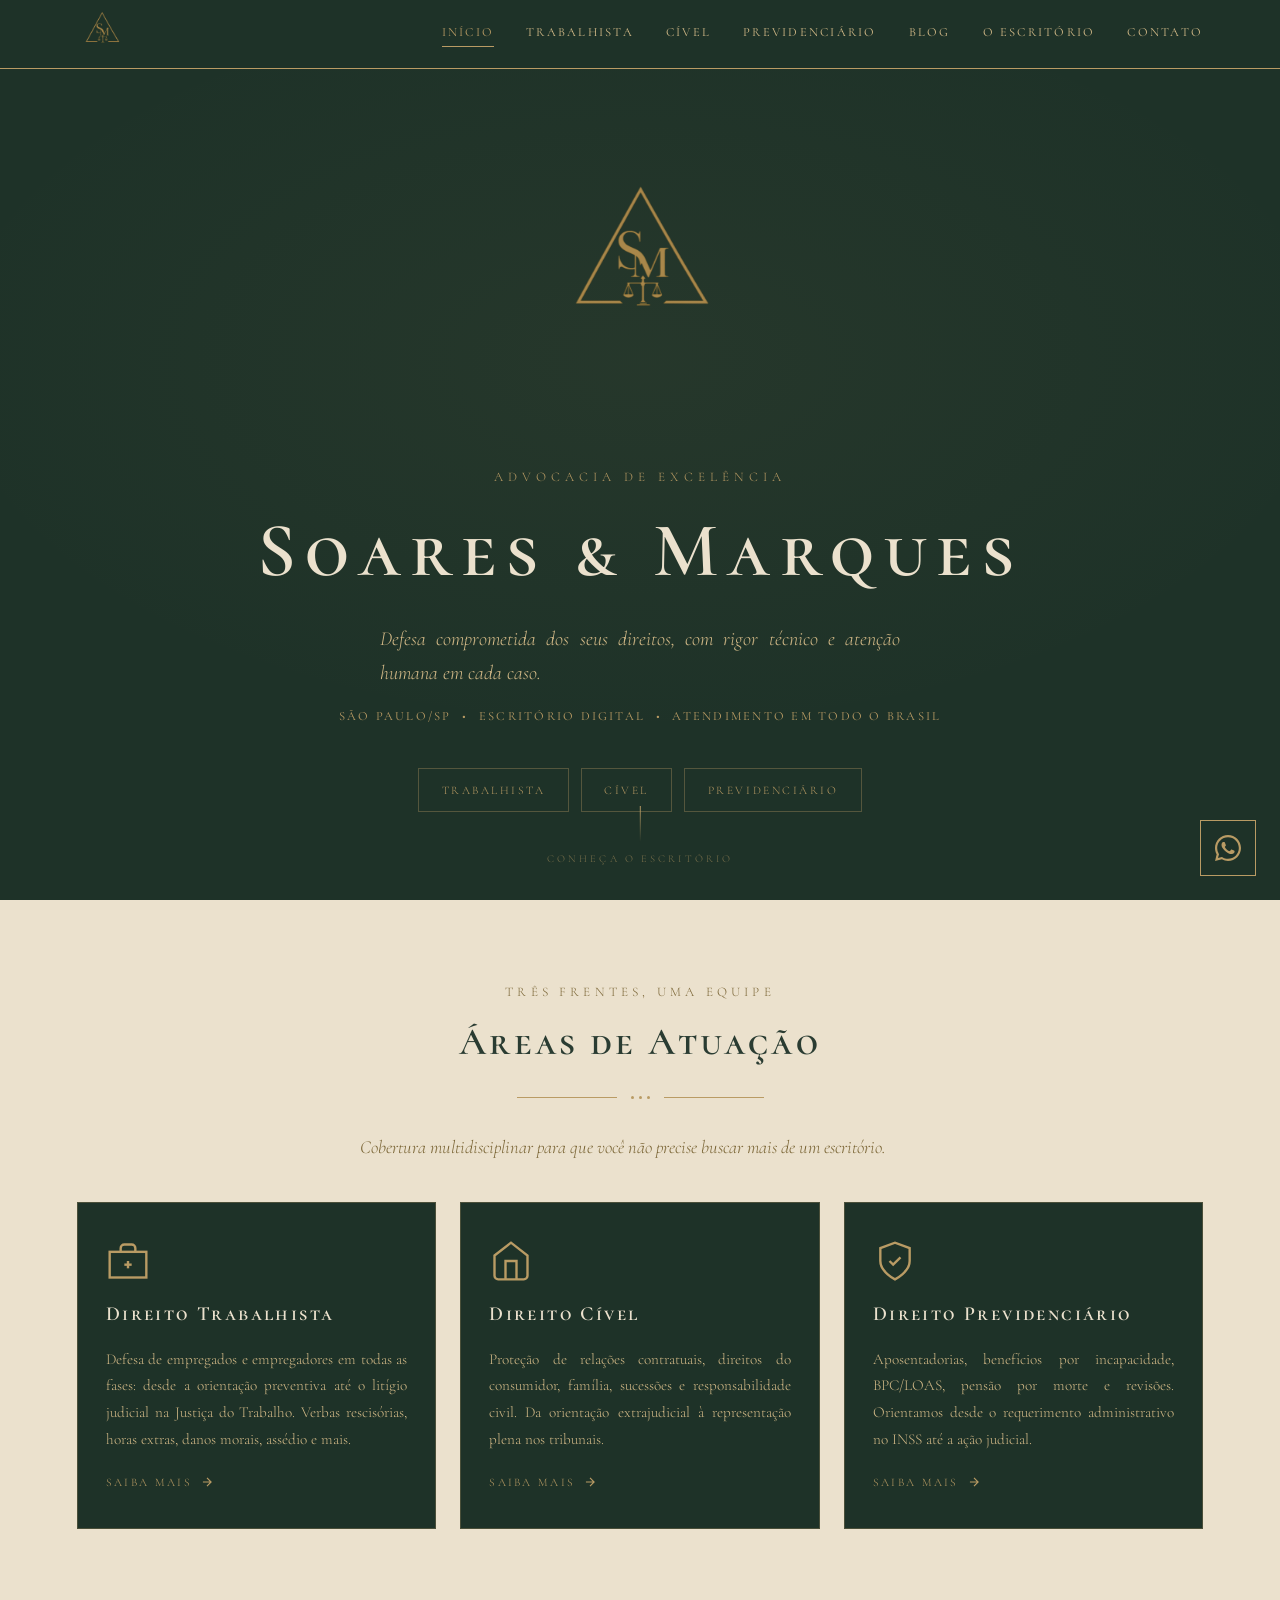
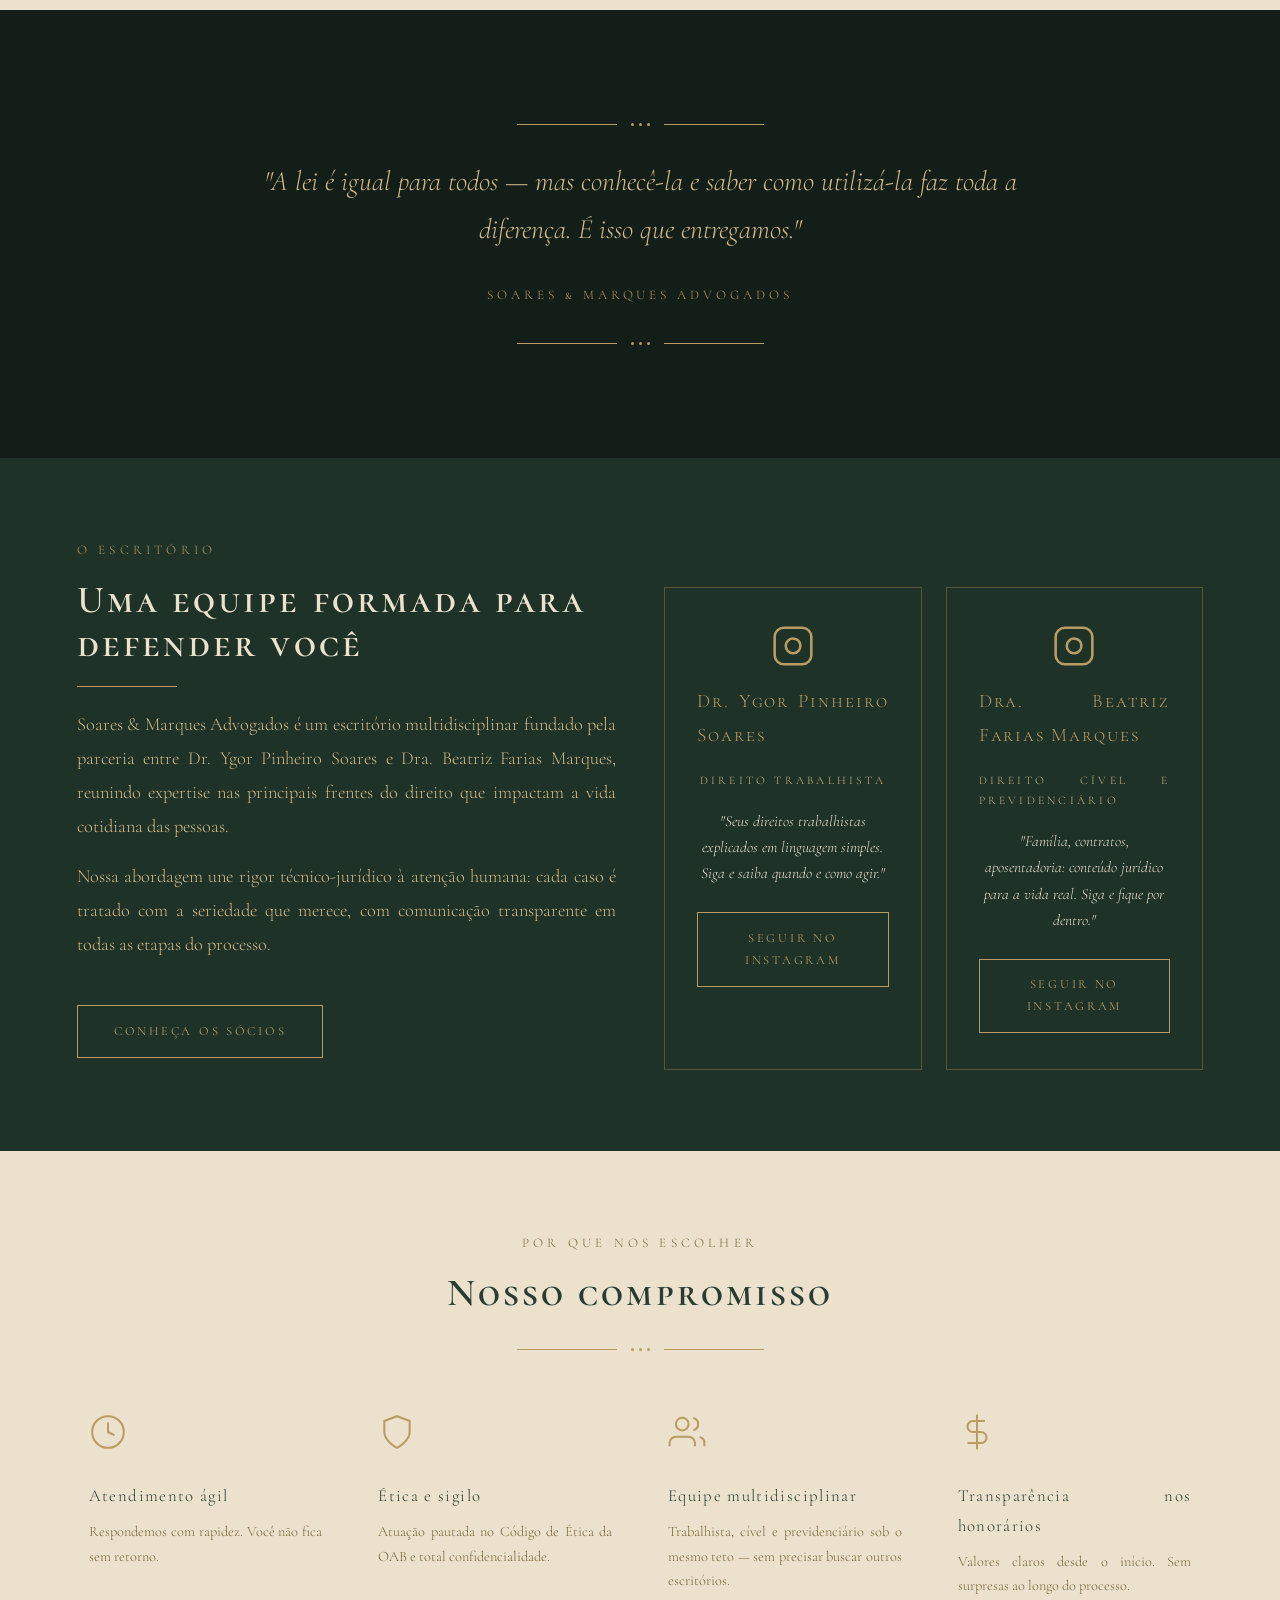
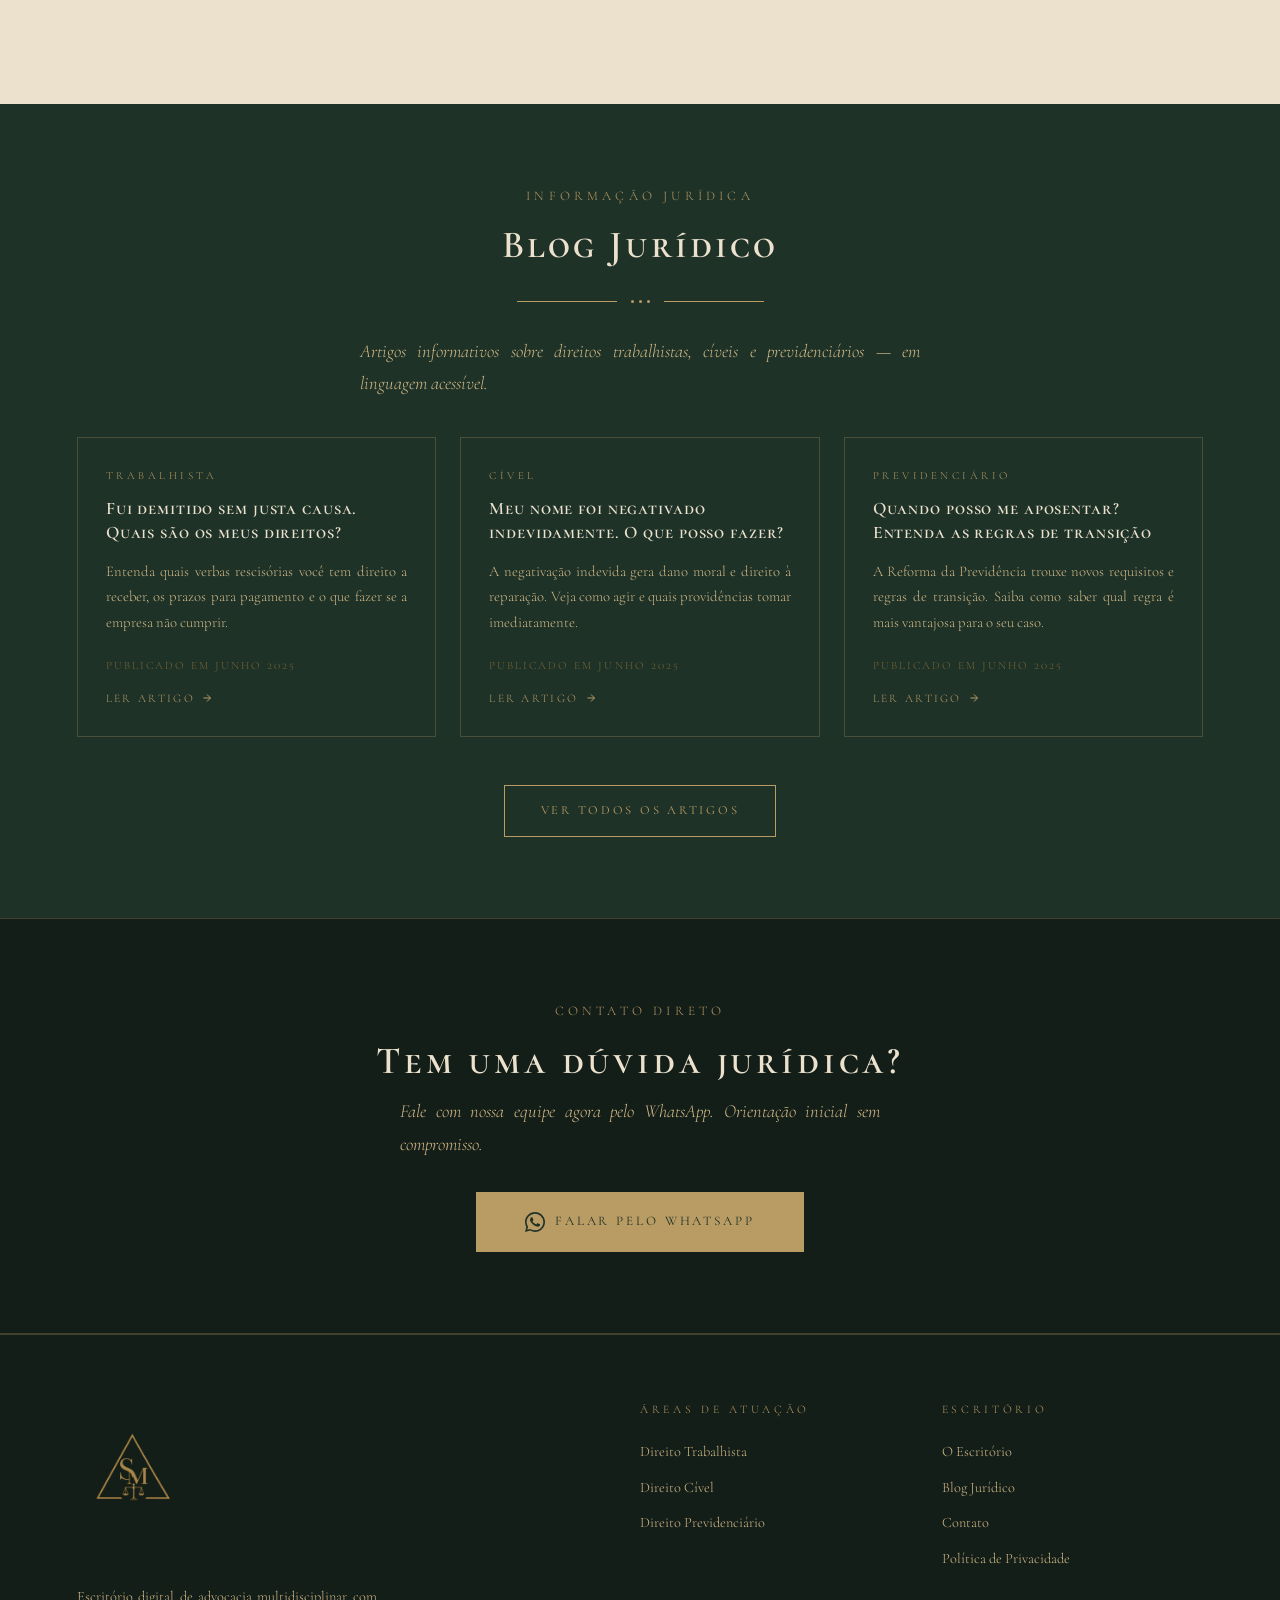
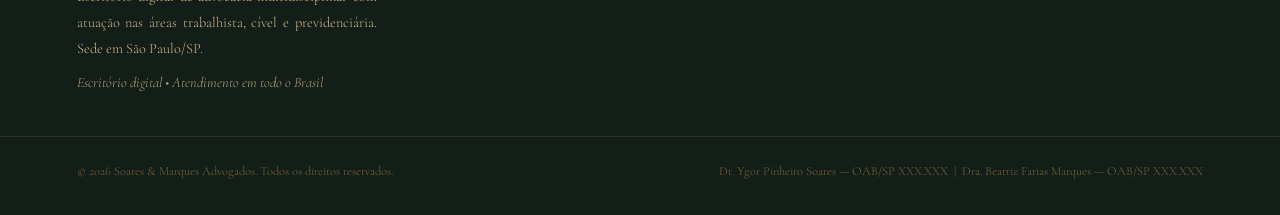
<file: index.html>
<!DOCTYPE html>
<html lang="pt-BR">
<head>
  <meta charset="UTF-8">
  <meta name="viewport" content="width=device-width, initial-scale=1.0">
  <title>Soares & Marques Advogados — Trabalhista, Cível e Previdenciário</title>
  <meta name="description" content="Escritório digital de advocacia multidisciplinar com sede em São Paulo/SP. Atendimento em todo o Brasil nas áreas trabalhista, cível e previdenciária. Dr. Ygor Pinheiro Soares e Dra. Beatriz Farias Marques.">
  <meta name="robots" content="index, follow">
  <meta property="og:type" content="website">
  <meta property="og:title" content="Soares & Marques Advogados">
  <meta property="og:description" content="Advocacia multidisciplinar com excelência técnica e comprometimento. Trabalhista, Cível e Previdenciário.">
  <meta property="og:image" content="og-image.png">
  <link rel="canonical" href="https://soaresemarques.adv.br/">
  <link rel="icon" type="image/png" sizes="32x32" href="favicon_32.png">
  <link rel="icon" type="image/png" href="favicon.png">
  <link rel="apple-touch-icon" href="favicon.png">
  <link rel="preconnect" href="https://fonts.googleapis.com">
  <link rel="preconnect" href="https://fonts.gstatic.com" crossorigin>
  <link rel="stylesheet" href="css/style.css">

  <!-- Google Analytics 4 — substitua G-XXXXXXXXXX pelo seu ID real -->
  <script async src="https://www.googletagmanager.com/gtag/js?id=G-XXXXXXXXXX"></script>
  <script>
    window.dataLayer = window.dataLayer || [];
    function gtag(){dataLayer.push(arguments);}
    gtag('js', new Date());
    gtag('config', 'G-XXXXXXXXXX');
  </script>

  <!-- Facebook Pixel — substitua YOUR_PIXEL_ID pelo seu ID real -->
  <script>
    !function(f,b,e,v,n,t,s){if(f.fbq)return;n=f.fbq=function(){n.callMethod?
    n.callMethod.apply(n,arguments):n.queue.push(arguments)};if(!f._fbq)f._fbq=n;
    n.push=n;n.loaded=!0;n.version='2.0';n.queue=[];t=b.createElement(e);t.async=!0;
    t.src=v;s=b.getElementsByTagName(e)[0];s.parentNode.insertBefore(t,s)}(window,
    document,'script','https://connect.facebook.net/en_US/fbevents.js');
    fbq('init','YOUR_PIXEL_ID');
    fbq('track','PageView');
  </script>
  <noscript><img height="1" width="1" style="display:none"
    src="https://www.facebook.com/tr?id=YOUR_PIXEL_ID&ev=PageView&noscript=1"/></noscript>

  <script type="application/ld+json">
  {
    "@context": "https://schema.org",
    "@type": "LegalService",
    "name": "Soares & Marques Advogados",
    "description": "Escritório de advocacia multidisciplinar com atuação nas áreas trabalhista, cível e previdenciária.",
    "url": "https://soaresemarques.adv.br",
    "telephone": "+55-15-99755-4851",
    "address": {
      "@type": "PostalAddress",
      "addressLocality": "São Paulo",
      "addressRegion": "SP",
      "addressCountry": "BR"
    },
    "member": [
      { "@type": "Person", "name": "Dr. Ygor Pinheiro Soares", "jobTitle": "Advogado Trabalhista" },
      { "@type": "Person", "name": "Dra. Beatriz Farias Marques", "jobTitle": "Advogada Cível" }
    ]
  }
  </script>
</head>
<body>

  <!-- ============================================================
       HERO
       ============================================================ -->
  <main id="conteudo-principal">

    <section class="hero" aria-label="Apresentação do escritório">
      <div class="hero__logo-wrap" aria-hidden="true">
        <img src="logo.png" alt="Soares &amp; Marques Advogados">
      </div>

      <p class="hero__overline">Advocacia de excelência</p>
      <h1 class="hero__title">Soares & Marques</h1>
      <p class="hero__tagline">
        Defesa comprometida dos seus direitos, com rigor técnico e atenção humana em cada caso.
      </p>
      <p class="hero__location">São Paulo/SP &nbsp;•&nbsp; Escritório digital &nbsp;•&nbsp; Atendimento em todo o Brasil</p>

      <div class="hero__areas" role="list">
        <a href="trabalhista/" class="hero__area-link" role="listitem">Trabalhista</a>
        <a href="civel/" class="hero__area-link" role="listitem">Cível</a>
        <a href="previdenciario/" class="hero__area-link" role="listitem">Previdenciário</a>
      </div>

      <div class="hero__scroll" aria-hidden="true">
        <div class="hero__scroll-bar"></div>
        <span>Conheça o escritório</span>
      </div>
    </section>

    <!-- ============================================================
         ÁREAS DE ATUAÇÃO
         ============================================================ -->
    <section class="section section--light" aria-labelledby="areas-titulo">
      <div class="container">
        <div class="section-header reveal">
          <span class="eyebrow" style="color:var(--texto-muted)">Três frentes, uma equipe</span>
          <h2 id="areas-titulo" style="color:var(--texto-escuro)">Áreas de Atuação</h2>
          <div class="divider">
            <div class="divider__line" style="background:var(--dourado)"></div>
            <div class="divider__dots"><span></span><span></span><span></span></div>
            <div class="divider__line" style="background:var(--dourado)"></div>
          </div>
          <p>Cobertura multidisciplinar para que você não precise buscar mais de um escritório.</p>
        </div>

        <div class="areas-grid">
          <a href="trabalhista/" class="area-card reveal reveal-d1" aria-label="Área trabalhista">
            <svg class="area-card__icon" viewBox="0 0 24 24" fill="none" stroke="currentColor" stroke-width="1.3" aria-hidden="true">
              <rect x="2" y="7" width="20" height="14" rx="0" ry="0"/>
              <path d="M16 7V5a2 2 0 00-2-2h-4a2 2 0 00-2 2v2"/>
              <line x1="12" y1="12" x2="12" y2="16"/>
              <line x1="10" y1="14" x2="14" y2="14"/>
            </svg>
            <h3 class="area-card__title">Direito Trabalhista</h3>
            <p class="area-card__desc">
              Defesa de empregados e empregadores em todas as fases: desde a orientação preventiva até o litígio judicial na Justiça do Trabalho. Verbas rescisórias, horas extras, danos morais, assédio e mais.
            </p>
            <span class="area-card__cta">
              Saiba mais
              <svg viewBox="0 0 24 24" fill="none" stroke="currentColor" stroke-width="2" aria-hidden="true"><path d="M5 12h14M12 5l7 7-7 7"/></svg>
            </span>
          </a>

          <a href="civel/" class="area-card reveal reveal-d2" aria-label="Área cível">
            <svg class="area-card__icon" viewBox="0 0 24 24" fill="none" stroke="currentColor" stroke-width="1.3" aria-hidden="true">
              <path d="M3 9l9-7 9 7v11a2 2 0 01-2 2H5a2 2 0 01-2-2z"/>
              <polyline points="9 22 9 12 15 12 15 22"/>
            </svg>
            <h3 class="area-card__title">Direito Cível</h3>
            <p class="area-card__desc">
              Proteção de relações contratuais, direitos do consumidor, família, sucessões e responsabilidade civil. Da orientação extrajudicial à representação plena nos tribunais.
            </p>
            <span class="area-card__cta">
              Saiba mais
              <svg viewBox="0 0 24 24" fill="none" stroke="currentColor" stroke-width="2" aria-hidden="true"><path d="M5 12h14M12 5l7 7-7 7"/></svg>
            </span>
          </a>

          <a href="previdenciario/" class="area-card reveal reveal-d3" aria-label="Área previdenciária">
            <svg class="area-card__icon" viewBox="0 0 24 24" fill="none" stroke="currentColor" stroke-width="1.3" aria-hidden="true">
              <path d="M12 22s8-4 8-10V5l-8-3-8 3v7c0 6 8 10 8 10z"/>
              <polyline points="9 12 11 14 15 10"/>
            </svg>
            <h3 class="area-card__title">Direito Previdenciário</h3>
            <p class="area-card__desc">
              Aposentadorias, benefícios por incapacidade, BPC/LOAS, pensão por morte e revisões. Orientamos desde o requerimento administrativo no INSS até a ação judicial.
            </p>
            <span class="area-card__cta">
              Saiba mais
              <svg viewBox="0 0 24 24" fill="none" stroke="currentColor" stroke-width="2" aria-hidden="true"><path d="M5 12h14M12 5l7 7-7 7"/></svg>
            </span>
          </a>
        </div>
      </div>
    </section>

    <!-- ============================================================
         CITAÇÃO / FILOSOFIA
         ============================================================ -->
    <section class="philosophy" aria-label="Filosofia do escritório">
      <div class="container">
        <div class="divider" aria-hidden="true">
          <div class="divider__line"></div>
          <div class="divider__dots"><span></span><span></span><span></span></div>
          <div class="divider__line"></div>
        </div>
        <blockquote class="reveal">
          "A lei é igual para todos — mas conhecê-la e saber como utilizá-la faz toda a diferença. É isso que entregamos."
        </blockquote>
        <cite class="reveal">Soares & Marques Advogados</cite>
        <div class="divider" aria-hidden="true" style="margin-top:2rem">
          <div class="divider__line"></div>
          <div class="divider__dots"><span></span><span></span><span></span></div>
          <div class="divider__line"></div>
        </div>
      </div>
    </section>

    <!-- ============================================================
         SOBRE O ESCRITÓRIO
         ============================================================ -->
    <section class="section section--dark" aria-labelledby="sobre-titulo">
      <div class="container">
        <div class="sobre-grid">
          <div class="sobre-text reveal">
            <span class="eyebrow">O Escritório</span>
            <h2 id="sobre-titulo">Uma equipe formada para defender você</h2>
            <div class="divider" style="justify-content:flex-start;margin:1.25rem 0">
              <div class="divider__line"></div>
            </div>
            <p>
              Soares & Marques Advogados é um escritório multidisciplinar fundado pela parceria entre Dr. Ygor Pinheiro Soares e Dra. Beatriz Farias Marques, reunindo expertise nas principais frentes do direito que impactam a vida cotidiana das pessoas.
            </p>
            <p>
              Nossa abordagem une rigor técnico-jurídico à atenção humana: cada caso é tratado com a seriedade que merece, com comunicação transparente em todas as etapas do processo.
            </p>
            <a href="sobre/" class="btn" style="margin-top:1.75rem">Conheça os sócios</a>
          </div>

          <div class="insta-cards">

            <div class="insta-card reveal reveal-d1">
              <svg class="insta-card__icon" viewBox="0 0 24 24" fill="none" stroke="currentColor" stroke-width="1.4" aria-hidden="true">
                <rect x="2" y="2" width="20" height="20" rx="5" ry="5"/>
                <path d="M16 11.37A4 4 0 1112.63 8 4 4 0 0116 11.37z"/>
                <line x1="17.5" y1="6.5" x2="17.51" y2="6.5"/>
              </svg>
              <p class="insta-card__nome">Dr. Ygor Pinheiro Soares</p>
              <p class="insta-card__area">Direito Trabalhista</p>
              <p class="insta-card__frase">"Seus direitos trabalhistas explicados em linguagem simples. Siga e saiba quando e como agir."</p>
              <a href="https://www.instagram.com/ygorsoares_bjj/" class="btn" target="_blank" rel="noopener" aria-label="Seguir Dr. Ygor no Instagram">
                Seguir no Instagram
              </a>
            </div>

            <div class="insta-card reveal reveal-d2">
              <svg class="insta-card__icon" viewBox="0 0 24 24" fill="none" stroke="currentColor" stroke-width="1.4" aria-hidden="true">
                <rect x="2" y="2" width="20" height="20" rx="5" ry="5"/>
                <path d="M16 11.37A4 4 0 1112.63 8 4 4 0 0116 11.37z"/>
                <line x1="17.5" y1="6.5" x2="17.51" y2="6.5"/>
              </svg>
              <p class="insta-card__nome">Dra. Beatriz Farias Marques</p>
              <p class="insta-card__area">Direito Cível e Previdenciário</p>
              <p class="insta-card__frase">"Família, contratos, aposentadoria: conteúdo jurídico para a vida real. Siga e fique por dentro."</p>
              <a href="https://www.instagram.com/beaf_marques/" class="btn" target="_blank" rel="noopener" aria-label="Seguir Dra. Beatriz no Instagram">
                Seguir no Instagram
              </a>
            </div>

          </div>
        </div>
      </div>
    </section>

    <!-- ============================================================
         DIFERENCIAIS
         ============================================================ -->
    <section class="section section--light" aria-labelledby="diferenciais-titulo">
      <div class="container">
        <div class="section-header reveal">
          <span class="eyebrow" style="color:var(--texto-muted)">Por que nos escolher</span>
          <h2 id="diferenciais-titulo" style="color:var(--texto-escuro)">Nosso compromisso</h2>
          <div class="divider">
            <div class="divider__line" style="background:var(--dourado)"></div>
            <div class="divider__dots"><span></span><span></span><span></span></div>
            <div class="divider__line" style="background:var(--dourado)"></div>
          </div>
        </div>

        <div class="diferenciais-grid">
          <div class="diferencial reveal reveal-d1">
            <svg class="diferencial__icon" viewBox="0 0 24 24" fill="none" stroke="currentColor" stroke-width="1.3" aria-hidden="true">
              <circle cx="12" cy="12" r="10"/>
              <polyline points="12 6 12 12 16 14"/>
            </svg>
            <p class="diferencial__title">Atendimento ágil</p>
            <p class="diferencial__desc">Respondemos com rapidez. Você não fica sem retorno.</p>
          </div>
          <div class="diferencial reveal reveal-d2">
            <svg class="diferencial__icon" viewBox="0 0 24 24" fill="none" stroke="currentColor" stroke-width="1.3" aria-hidden="true">
              <path d="M12 22s8-4 8-10V5l-8-3-8 3v7c0 6 8 10 8 10z"/>
            </svg>
            <p class="diferencial__title">Ética e sigilo</p>
            <p class="diferencial__desc">Atuação pautada no Código de Ética da OAB e total confidencialidade.</p>
          </div>
          <div class="diferencial reveal reveal-d3">
            <svg class="diferencial__icon" viewBox="0 0 24 24" fill="none" stroke="currentColor" stroke-width="1.3" aria-hidden="true">
              <path d="M17 21v-2a4 4 0 00-4-4H5a4 4 0 00-4 4v2"/>
              <circle cx="9" cy="7" r="4"/>
              <path d="M23 21v-2a4 4 0 00-3-3.87M16 3.13a4 4 0 010 7.75"/>
            </svg>
            <p class="diferencial__title">Equipe multidisciplinar</p>
            <p class="diferencial__desc">Trabalhista, cível e previdenciário sob o mesmo teto — sem precisar buscar outros escritórios.</p>
          </div>
          <div class="diferencial reveal reveal-d4">
            <svg class="diferencial__icon" viewBox="0 0 24 24" fill="none" stroke="currentColor" stroke-width="1.3" aria-hidden="true">
              <line x1="12" y1="1" x2="12" y2="23"/>
              <path d="M17 5H9.5a3.5 3.5 0 000 7h5a3.5 3.5 0 010 7H6"/>
            </svg>
            <p class="diferencial__title">Transparência nos honorários</p>
            <p class="diferencial__desc">Valores claros desde o início. Sem surpresas ao longo do processo.</p>
          </div>
        </div>
      </div>
    </section>

    <!-- ============================================================
         BLOG PREVIEW
         ============================================================ -->
    <section class="section section--dark" aria-labelledby="blog-titulo">
      <div class="container">
        <div class="section-header reveal">
          <span class="eyebrow">Informação jurídica</span>
          <h2 id="blog-titulo">Blog Jurídico</h2>
          <div class="divider">
            <div class="divider__line"></div>
            <div class="divider__dots"><span></span><span></span><span></span></div>
            <div class="divider__line"></div>
          </div>
          <p>Artigos informativos sobre direitos trabalhistas, cíveis e previdenciários — em linguagem acessível.</p>
        </div>

        <div class="blog-grid">
          <article class="blog-card reveal reveal-d1">
            <div class="blog-card__body">
              <p class="blog-card__area">Trabalhista</p>
              <h3 class="blog-card__title">Fui demitido sem justa causa. Quais são os meus direitos?</h3>
              <p class="blog-card__excerpt">Entenda quais verbas rescisórias você tem direito a receber, os prazos para pagamento e o que fazer se a empresa não cumprir.</p>
              <p class="blog-card__meta">Publicado em Junho 2025</p>
              <a href="blog/" class="blog-card__link">
                Ler artigo
                <svg width="12" height="12" viewBox="0 0 24 24" fill="none" stroke="currentColor" stroke-width="2" aria-hidden="true"><path d="M5 12h14M12 5l7 7-7 7"/></svg>
              </a>
            </div>
          </article>

          <article class="blog-card reveal reveal-d2">
            <div class="blog-card__body">
              <p class="blog-card__area">Cível</p>
              <h3 class="blog-card__title">Meu nome foi negativado indevidamente. O que posso fazer?</h3>
              <p class="blog-card__excerpt">A negativação indevida gera dano moral e direito à reparação. Veja como agir e quais providências tomar imediatamente.</p>
              <p class="blog-card__meta">Publicado em Junho 2025</p>
              <a href="blog/" class="blog-card__link">
                Ler artigo
                <svg width="12" height="12" viewBox="0 0 24 24" fill="none" stroke="currentColor" stroke-width="2" aria-hidden="true"><path d="M5 12h14M12 5l7 7-7 7"/></svg>
              </a>
            </div>
          </article>

          <article class="blog-card reveal reveal-d3">
            <div class="blog-card__body">
              <p class="blog-card__area">Previdenciário</p>
              <h3 class="blog-card__title">Quando posso me aposentar? Entenda as regras de transição</h3>
              <p class="blog-card__excerpt">A Reforma da Previdência trouxe novos requisitos e regras de transição. Saiba como saber qual regra é mais vantajosa para o seu caso.</p>
              <p class="blog-card__meta">Publicado em Junho 2025</p>
              <a href="blog/" class="blog-card__link">
                Ler artigo
                <svg width="12" height="12" viewBox="0 0 24 24" fill="none" stroke="currentColor" stroke-width="2" aria-hidden="true"><path d="M5 12h14M12 5l7 7-7 7"/></svg>
              </a>
            </div>
          </article>
        </div>

        <div style="text-align:center;margin-top:3rem" class="reveal">
          <a href="blog/" class="btn">Ver todos os artigos</a>
        </div>
      </div>
    </section>

    <!-- ============================================================
         CTA WHATSAPP
         ============================================================ -->
    <section class="cta-wa section" aria-label="Fale conosco">
      <div class="container">
        <span class="eyebrow reveal">Contato direto</span>
        <h2 class="reveal">Tem uma dúvida jurídica?</h2>
        <p class="reveal">Fale com nossa equipe agora pelo WhatsApp. Orientação inicial sem compromisso.</p>
        <a href="https://wa.me/5515997554851?text=Olá!%20Vim%20pelo%20site%20e%20gostaria%20de%20tirar%20uma%20dúvida."
           class="btn btn--filled btn--lg reveal"
           target="_blank" rel="noopener noreferrer"
           aria-label="Falar pelo WhatsApp (abre em nova aba)">
          <svg width="20" height="20" viewBox="0 0 24 24" fill="currentColor" aria-hidden="true">
            <path d="M17.472 14.382c-.297-.149-1.758-.867-2.03-.967-.273-.099-.471-.148-.67.15-.197.297-.767.966-.94 1.164-.173.199-.347.223-.644.075-.297-.15-1.255-.463-2.39-1.475-.883-.788-1.48-1.761-1.653-2.059-.173-.297-.018-.458.13-.606.134-.133.298-.347.446-.52.149-.174.198-.298.298-.497.099-.198.05-.371-.025-.52-.075-.149-.669-1.612-.916-2.207-.242-.579-.487-.5-.669-.51-.173-.008-.371-.01-.57-.01-.198 0-.52.074-.792.372-.272.297-1.04 1.016-1.04 2.479 0 1.462 1.065 2.875 1.213 3.074.149.198 2.096 3.2 5.077 4.487.709.306 1.262.489 1.694.625.712.227 1.36.195 1.871.118.571-.085 1.758-.719 2.006-1.413.248-.694.248-1.289.173-1.413-.074-.124-.272-.198-.57-.347z"/>
            <path d="M12 0C5.373 0 0 5.373 0 12c0 2.123.554 4.118 1.522 5.854L.057 23.998l6.305-1.654A11.954 11.954 0 0012 24c6.627 0 12-5.373 12-12S18.627 0 12 0zm0 22c-1.89 0-3.659-.52-5.17-1.42l-.37-.22-3.741.981.999-3.648-.242-.374A9.958 9.958 0 012 12C2 6.477 6.477 2 12 2s10 4.477 10 10-4.477 10-10 10z"/>
          </svg>
          Falar pelo WhatsApp
        </a>
      </div>
    </section>

  </main><!-- /main -->

  <script src="js/main.js"></script>
</body>
</html>
</file>
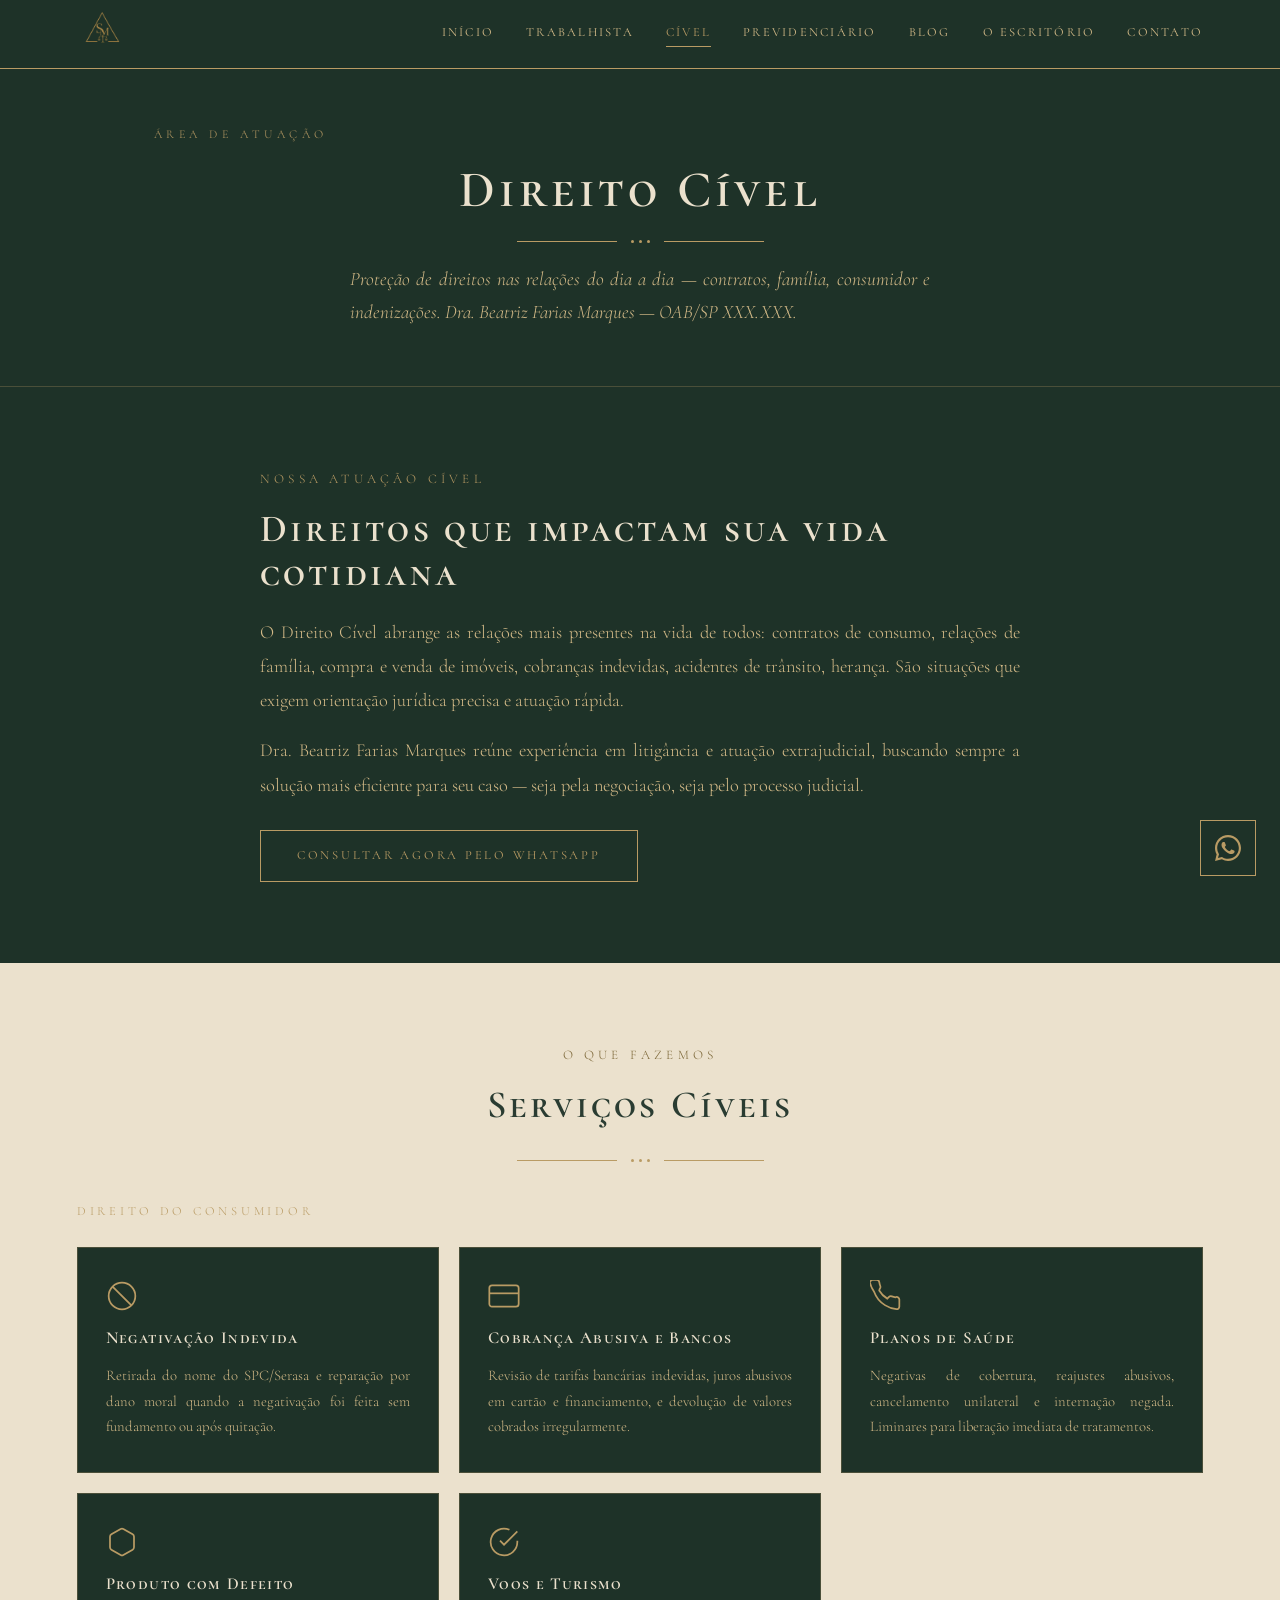
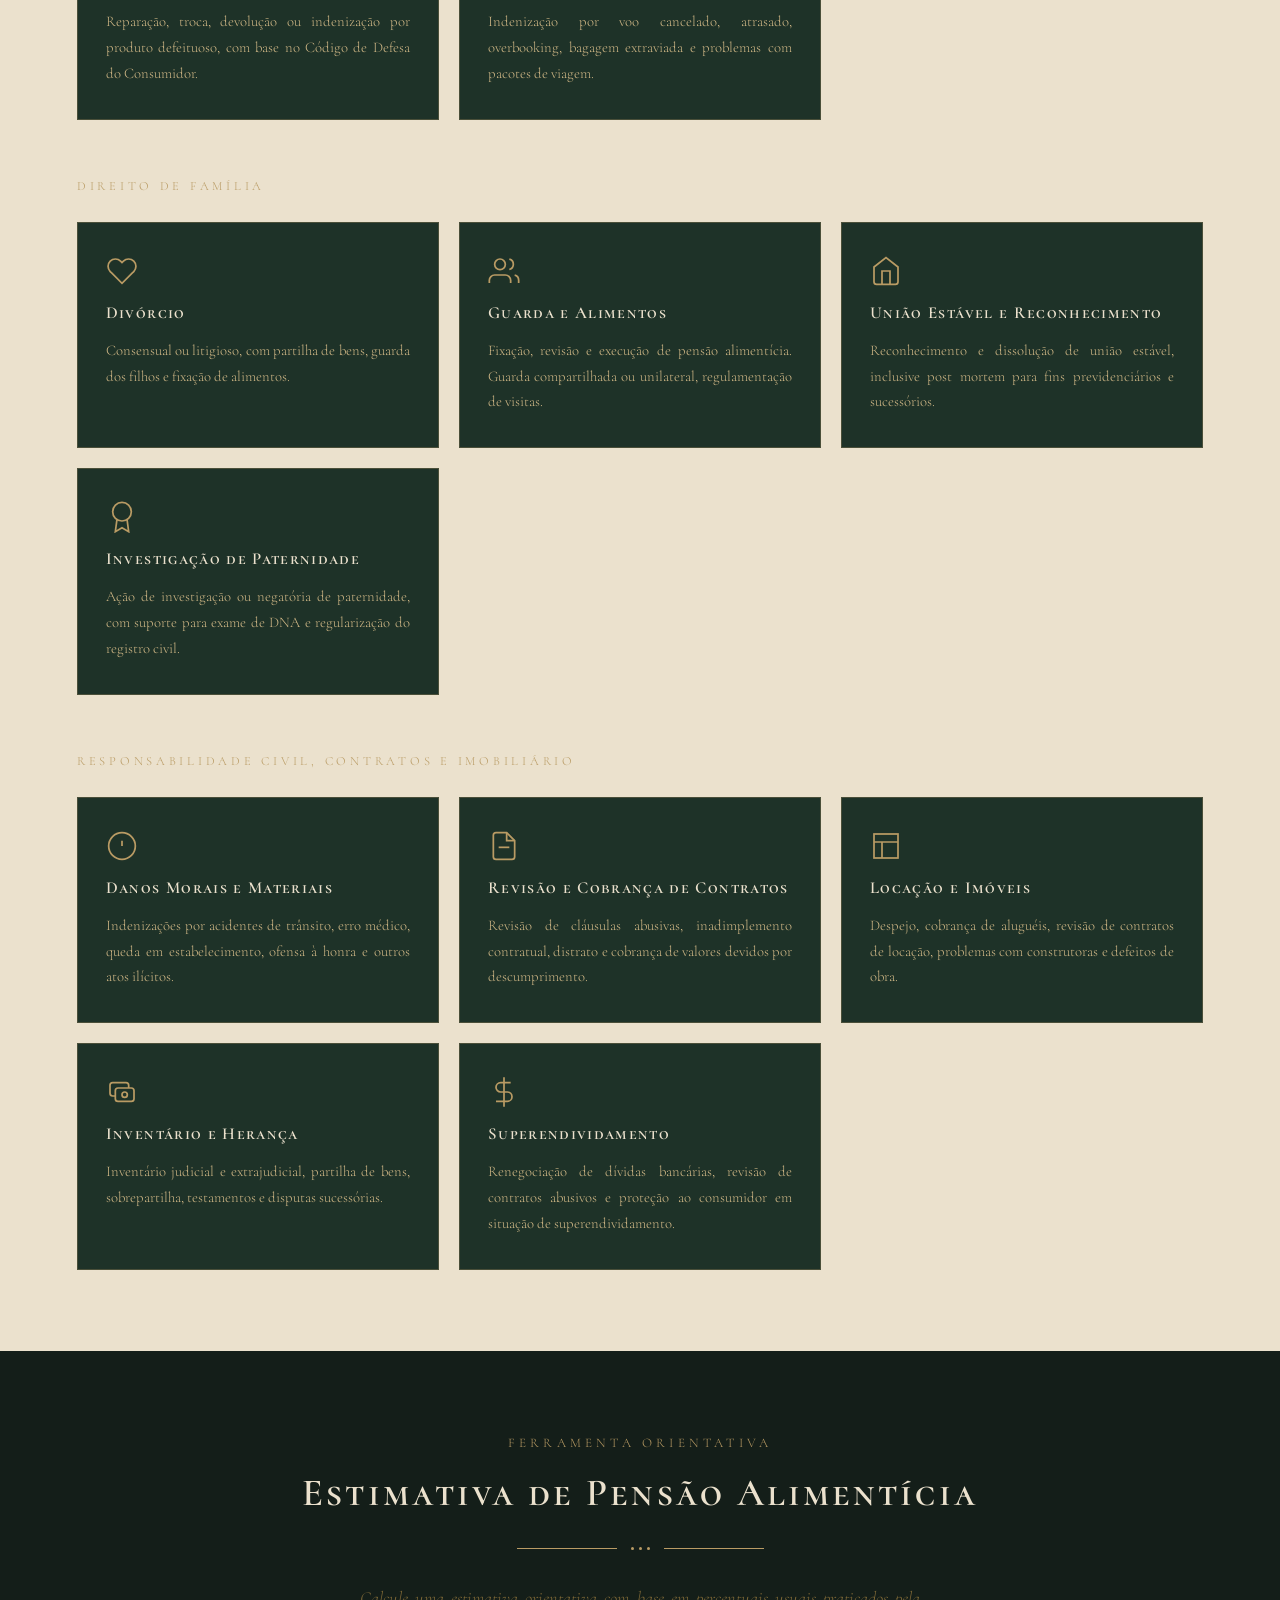
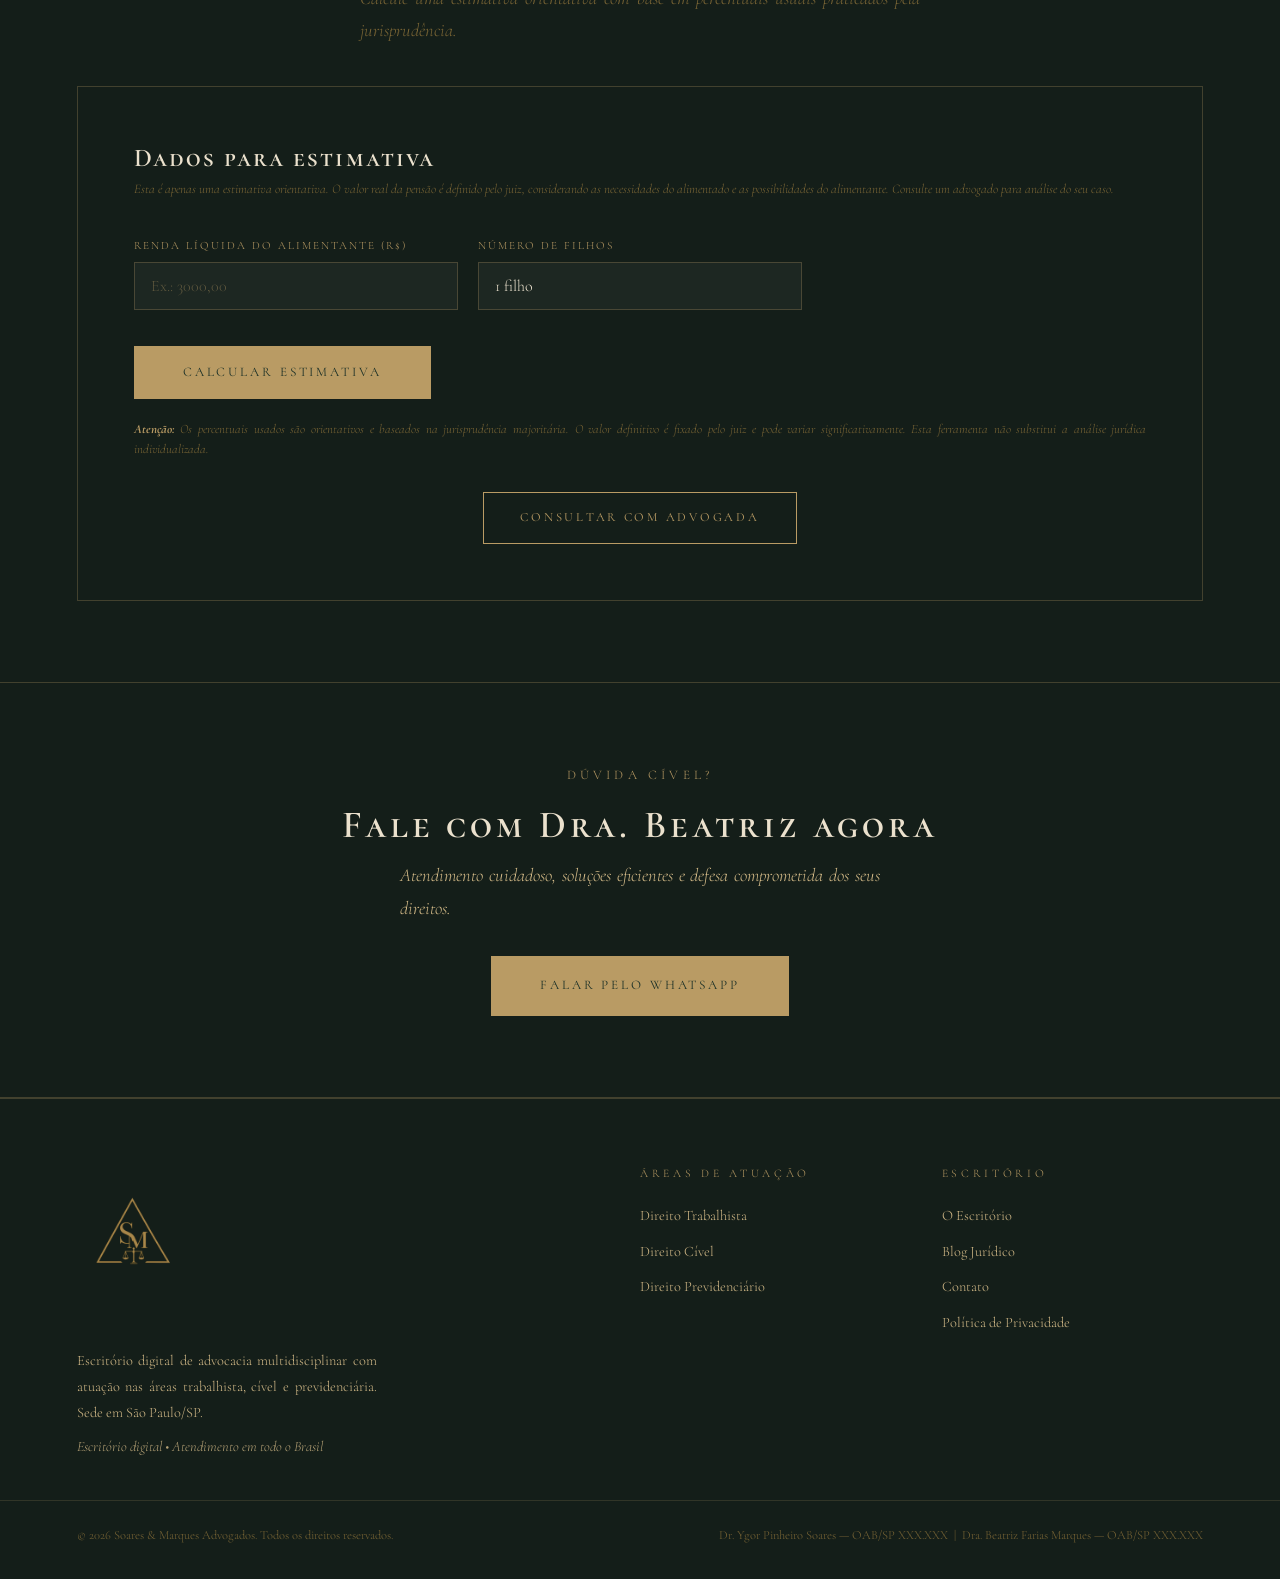
<file: civel/index.html>
<!DOCTYPE html>
<html lang="pt-BR">
<head>
  <meta charset="UTF-8">
  <meta name="viewport" content="width=device-width, initial-scale=1.0">
  <title>Direito Cível — Soares & Marques Advogados</title>
  <meta name="description" content="Direito do consumidor, família, contratos, responsabilidade civil, imobiliário e sucessões. Dra. Beatriz Farias Marques. Atendimento em todo o Brasil.">
  <meta name="robots" content="index, follow">
  <meta name="author" content="Soares & Marques Advogados">
  <meta name="keywords" content="advogado cível, direito do consumidor, direito de família, contratos, responsabilidade civil, São Paulo, Brasil">
  <link rel="canonical" href="https://soaresemarques.adv.br/civel/">
  <meta property="og:type" content="website">
  <meta property="og:title" content="Direito Cível — Soares & Marques Advogados">
  <meta property="og:description" content="Família, contratos, consumidor, responsabilidade civil e sucessões. Atendimento em todo o Brasil.">
  <meta property="og:url" content="https://soaresemarques.adv.br/civel/">
  <meta property="og:image" content="https://soaresemarques.adv.br/og-image.png">
  <meta property="og:locale" content="pt_BR">
  <meta name="twitter:card" content="summary_large_image">
  <meta name="twitter:title" content="Direito Cível — Soares & Marques Advogados">
  <meta name="twitter:description" content="Família, contratos, consumidor, responsabilidade civil e sucessões.">
  <link rel="icon" type="image/png" sizes="32x32" href="../favicon_32.png">
  <link rel="icon" type="image/png" href="../favicon.png">
  <link rel="apple-touch-icon" href="../favicon.png">
  <link rel="preconnect" href="https://fonts.googleapis.com">
  <link rel="preconnect" href="https://fonts.gstatic.com" crossorigin>
  <link rel="stylesheet" href="../css/style.css">

  <!-- Google Analytics 4 -->
  <script async src="https://www.googletagmanager.com/gtag/js?id=G-XXXXXXXXXX"></script>
  <script>
    window.dataLayer = window.dataLayer || [];
    function gtag(){dataLayer.push(arguments);}
    gtag('js', new Date());
    gtag('config', 'G-XXXXXXXXXX');
  </script>

  <!-- Facebook Pixel -->
  <script>
    !function(f,b,e,v,n,t,s){if(f.fbq)return;n=f.fbq=function(){n.callMethod?
    n.callMethod.apply(n,arguments):n.queue.push(arguments)};if(!f._fbq)f._fbq=n;
    n.push=n;n.loaded=!0;n.version='2.0';n.queue=[];t=b.createElement(e);t.async=!0;
    t.src=v;s=b.getElementsByTagName(e)[0];s.parentNode.insertBefore(t,s)}(window,
    document,'script','https://connect.facebook.net/en_US/fbevents.js');
    fbq('init','YOUR_PIXEL_ID');
    fbq('track','PageView');
  </script>
  <noscript><img height="1" width="1" style="display:none"
    src="https://www.facebook.com/tr?id=YOUR_PIXEL_ID&ev=PageView&noscript=1"/></noscript>
</head>
<body>

  <a href="#conteudo" class="sr-only">Pular para o conteúdo</a>

  <main id="conteudo">

    <header class="page-hero">
      <div class="container">
        <p class="eyebrow">Área de Atuação</p>
        <h1>Direito Cível</h1>
        <div class="divider" style="justify-content:center;margin:1.25rem auto">
          <div class="divider__line"></div>
          <div class="divider__dots"><span></span><span></span><span></span></div>
          <div class="divider__line"></div>
        </div>
        <p class="page-hero__desc">
          Proteção de direitos nas relações do dia a dia — contratos, família, consumidor e indenizações. Dra. Beatriz Farias Marques — OAB/SP XXX.XXX.
        </p>
      </div>
    </header>

    <!-- INTRO -->
    <section class="section section--dark">
      <div class="container">
        <div style="max-width:760px;margin:0 auto" class="reveal">
          <span class="eyebrow">Nossa atuação cível</span>
          <h2 style="color:var(--champagne);margin-bottom:1.25rem">Direitos que impactam sua vida cotidiana</h2>
          <p style="color:var(--dourado-claro);font-weight:300;line-height:1.85;margin-bottom:1rem">
            O Direito Cível abrange as relações mais presentes na vida de todos: contratos de consumo, relações de família, compra e venda de imóveis, cobranças indevidas, acidentes de trânsito, herança. São situações que exigem orientação jurídica precisa e atuação rápida.
          </p>
          <p style="color:var(--dourado-claro);font-weight:300;line-height:1.85;margin-bottom:1.75rem">
            Dra. Beatriz Farias Marques reúne experiência em litigância e atuação extrajudicial, buscando sempre a solução mais eficiente para seu caso — seja pela negociação, seja pelo processo judicial.
          </p>
          <a href="https://wa.me/5515997554851?text=Olá!%20Tenho%20uma%20dúvida%20sobre%20direito%20cível."
             class="btn" target="_blank" rel="noopener">Consultar agora pelo WhatsApp</a>
        </div>
      </div>
    </section>

    <!-- CATEGORIAS DE SERVIÇOS -->
    <section class="section section--light" aria-labelledby="servicos-civel">
      <div class="container">
        <div class="section-header reveal">
          <span class="eyebrow" style="color:var(--texto-muted)">O que fazemos</span>
          <h2 id="servicos-civel" style="color:var(--texto-escuro)">Serviços Cíveis</h2>
          <div class="divider">
            <div class="divider__line" style="background:var(--dourado)"></div>
            <div class="divider__dots"><span></span><span></span><span></span></div>
            <div class="divider__line" style="background:var(--dourado)"></div>
          </div>
        </div>

        <!-- CONSUMIDOR -->
        <div style="margin-bottom:3.5rem">
          <p style="font-family:var(--font-display);font-size:.78rem;letter-spacing:.3em;text-transform:uppercase;color:var(--dourado);margin-bottom:1.5rem" class="reveal">Direito do Consumidor</p>
          <div class="services-grid">
            <div class="service-card reveal reveal-d1">
              <svg class="service-card__icon" viewBox="0 0 24 24" fill="none" stroke="currentColor" stroke-width="1.3" aria-hidden="true"><circle cx="12" cy="12" r="10"/><line x1="4.93" y1="4.93" x2="19.07" y2="19.07"/></svg>
              <h3 class="service-card__title">Negativação Indevida</h3>
              <p class="service-card__desc">Retirada do nome do SPC/Serasa e reparação por dano moral quando a negativação foi feita sem fundamento ou após quitação.</p>
            </div>
            <div class="service-card reveal reveal-d2">
              <svg class="service-card__icon" viewBox="0 0 24 24" fill="none" stroke="currentColor" stroke-width="1.3" aria-hidden="true"><rect x="1" y="4" width="22" height="16" rx="2" ry="2"/><line x1="1" y1="10" x2="23" y2="10"/></svg>
              <h3 class="service-card__title">Cobrança Abusiva e Bancos</h3>
              <p class="service-card__desc">Revisão de tarifas bancárias indevidas, juros abusivos em cartão e financiamento, e devolução de valores cobrados irregularmente.</p>
            </div>
            <div class="service-card reveal reveal-d3">
              <svg class="service-card__icon" viewBox="0 0 24 24" fill="none" stroke="currentColor" stroke-width="1.3" aria-hidden="true"><path d="M22 16.92v3a2 2 0 01-2.18 2 19.79 19.79 0 01-8.63-3.07A19.5 19.5 0 013.07 8.81 19.79 19.79 0 01.01 2.18a2 2 0 012-2.18h3a2 2 0 012 1.72c.127.96.361 1.903.7 2.81a2 2 0 01-.45 2.11L6.91 7.91a16 16 0 006.06 6.06l1.27-1.27a2 2 0 012.11-.45c.907.339 1.85.573 2.81.7A2 2 0 0122 14.92z"/></svg>
              <h3 class="service-card__title">Planos de Saúde</h3>
              <p class="service-card__desc">Negativas de cobertura, reajustes abusivos, cancelamento unilateral e internação negada. Liminares para liberação imediata de tratamentos.</p>
            </div>
            <div class="service-card reveal reveal-d1">
              <svg class="service-card__icon" viewBox="0 0 24 24" fill="none" stroke="currentColor" stroke-width="1.3" aria-hidden="true"><path d="M21 16V8a2 2 0 00-1-1.73l-7-4a2 2 0 00-2 0l-7 4A2 2 0 003 8v8a2 2 0 001 1.73l7 4a2 2 0 002 0l7-4A2 2 0 0021 16z"/></svg>
              <h3 class="service-card__title">Produto com Defeito</h3>
              <p class="service-card__desc">Reparação, troca, devolução ou indenização por produto defeituoso, com base no Código de Defesa do Consumidor.</p>
            </div>
            <div class="service-card reveal reveal-d2">
              <svg class="service-card__icon" viewBox="0 0 24 24" fill="none" stroke="currentColor" stroke-width="1.3" aria-hidden="true"><path d="M22 11.08V12a10 10 0 11-5.93-9.14"/><polyline points="22 4 12 14.01 9 11.01"/></svg>
              <h3 class="service-card__title">Voos e Turismo</h3>
              <p class="service-card__desc">Indenização por voo cancelado, atrasado, overbooking, bagagem extraviada e problemas com pacotes de viagem.</p>
            </div>
          </div>
        </div>

        <!-- FAMÍLIA -->
        <div style="margin-bottom:3.5rem">
          <p style="font-family:var(--font-display);font-size:.78rem;letter-spacing:.3em;text-transform:uppercase;color:var(--dourado);margin-bottom:1.5rem" class="reveal">Direito de Família</p>
          <div class="services-grid">
            <div class="service-card reveal reveal-d1">
              <svg class="service-card__icon" viewBox="0 0 24 24" fill="none" stroke="currentColor" stroke-width="1.3" aria-hidden="true"><path d="M20.84 4.61a5.5 5.5 0 00-7.78 0L12 5.67l-1.06-1.06a5.5 5.5 0 00-7.78 7.78l1.06 1.06L12 21.23l7.78-7.78 1.06-1.06a5.5 5.5 0 000-7.78z"/></svg>
              <h3 class="service-card__title">Divórcio</h3>
              <p class="service-card__desc">Consensual ou litigioso, com partilha de bens, guarda dos filhos e fixação de alimentos.</p>
            </div>
            <div class="service-card reveal reveal-d2">
              <svg class="service-card__icon" viewBox="0 0 24 24" fill="none" stroke="currentColor" stroke-width="1.3" aria-hidden="true"><path d="M17 21v-2a4 4 0 00-4-4H5a4 4 0 00-4 4v2"/><circle cx="9" cy="7" r="4"/><path d="M23 21v-2a4 4 0 00-3-3.87M16 3.13a4 4 0 010 7.75"/></svg>
              <h3 class="service-card__title">Guarda e Alimentos</h3>
              <p class="service-card__desc">Fixação, revisão e execução de pensão alimentícia. Guarda compartilhada ou unilateral, regulamentação de visitas.</p>
            </div>
            <div class="service-card reveal reveal-d3">
              <svg class="service-card__icon" viewBox="0 0 24 24" fill="none" stroke="currentColor" stroke-width="1.3" aria-hidden="true"><path d="M3 9l9-7 9 7v11a2 2 0 01-2 2H5a2 2 0 01-2-2z"/><polyline points="9 22 9 12 15 12 15 22"/></svg>
              <h3 class="service-card__title">União Estável e Reconhecimento</h3>
              <p class="service-card__desc">Reconhecimento e dissolução de união estável, inclusive post mortem para fins previdenciários e sucessórios.</p>
            </div>
            <div class="service-card reveal reveal-d1">
              <svg class="service-card__icon" viewBox="0 0 24 24" fill="none" stroke="currentColor" stroke-width="1.3" aria-hidden="true"><circle cx="12" cy="8" r="7"/><polyline points="8.21 13.89 7 23 12 20 17 23 15.79 13.88"/></svg>
              <h3 class="service-card__title">Investigação de Paternidade</h3>
              <p class="service-card__desc">Ação de investigação ou negatória de paternidade, com suporte para exame de DNA e regularização do registro civil.</p>
            </div>
          </div>
        </div>

        <!-- OUTROS -->
        <div>
          <p style="font-family:var(--font-display);font-size:.78rem;letter-spacing:.3em;text-transform:uppercase;color:var(--dourado);margin-bottom:1.5rem" class="reveal">Responsabilidade Civil, Contratos e Imobiliário</p>
          <div class="services-grid">
            <div class="service-card reveal reveal-d1">
              <svg class="service-card__icon" viewBox="0 0 24 24" fill="none" stroke="currentColor" stroke-width="1.3" aria-hidden="true"><circle cx="12" cy="12" r="10"/><line x1="12" y1="8" x2="12" y2="12"/><line x1="12" y1="16" x2="12.01" y2="16"/></svg>
              <h3 class="service-card__title">Danos Morais e Materiais</h3>
              <p class="service-card__desc">Indenizações por acidentes de trânsito, erro médico, queda em estabelecimento, ofensa à honra e outros atos ilícitos.</p>
            </div>
            <div class="service-card reveal reveal-d2">
              <svg class="service-card__icon" viewBox="0 0 24 24" fill="none" stroke="currentColor" stroke-width="1.3" aria-hidden="true"><path d="M14 2H6a2 2 0 00-2 2v16a2 2 0 002 2h12a2 2 0 002-2V8z"/><polyline points="14 2 14 8 20 8"/><line x1="16" y1="13" x2="8" y2="13"/></svg>
              <h3 class="service-card__title">Revisão e Cobrança de Contratos</h3>
              <p class="service-card__desc">Revisão de cláusulas abusivas, inadimplemento contratual, distrato e cobrança de valores devidos por descumprimento.</p>
            </div>
            <div class="service-card reveal reveal-d3">
              <svg class="service-card__icon" viewBox="0 0 24 24" fill="none" stroke="currentColor" stroke-width="1.3" aria-hidden="true"><rect x="3" y="3" width="18" height="18" rx="0" ry="0"/><path d="M3 9h18M9 21V9"/></svg>
              <h3 class="service-card__title">Locação e Imóveis</h3>
              <p class="service-card__desc">Despejo, cobrança de aluguéis, revisão de contratos de locação, problemas com construtoras e defeitos de obra.</p>
            </div>
            <div class="service-card reveal reveal-d1">
              <svg class="service-card__icon" viewBox="0 0 24 24" fill="none" stroke="currentColor" stroke-width="1.3" aria-hidden="true"><path d="M17 9V7a2 2 0 00-2-2H5a2 2 0 00-2 2v6a2 2 0 002 2h2m2 4h10a2 2 0 002-2v-6a2 2 0 00-2-2H9a2 2 0 00-2 2v6a2 2 0 002 2zm7-5a2 2 0 11-4 0 2 2 0 014 0z"/></svg>
              <h3 class="service-card__title">Inventário e Herança</h3>
              <p class="service-card__desc">Inventário judicial e extrajudicial, partilha de bens, sobrepartilha, testamentos e disputas sucessórias.</p>
            </div>
            <div class="service-card reveal reveal-d2">
              <svg class="service-card__icon" viewBox="0 0 24 24" fill="none" stroke="currentColor" stroke-width="1.3" aria-hidden="true"><line x1="12" y1="1" x2="12" y2="23"/><path d="M17 5H9.5a3.5 3.5 0 000 7h5a3.5 3.5 0 010 7H6"/></svg>
              <h3 class="service-card__title">Superendividamento</h3>
              <p class="service-card__desc">Renegociação de dívidas bancárias, revisão de contratos abusivos e proteção ao consumidor em situação de superendividamento.</p>
            </div>
          </div>
        </div>
      </div>
    </section>

    <!-- CALCULADORA PENSÃO -->
    <section class="section section--darker" id="calculadora-pensao" aria-labelledby="calc-pensao-titulo">
      <div class="container">
        <div class="section-header reveal" style="margin-bottom:2.5rem">
          <span class="eyebrow">Ferramenta orientativa</span>
          <h2 id="calc-pensao-titulo">Estimativa de Pensão Alimentícia</h2>
          <div class="divider">
            <div class="divider__line"></div>
            <div class="divider__dots"><span></span><span></span><span></span></div>
            <div class="divider__line"></div>
          </div>
          <p>Calcule uma estimativa orientativa com base em percentuais usuais praticados pela jurisprudência.</p>
        </div>

        <div class="calc-wrap reveal">
          <h3>Dados para estimativa</h3>
          <p class="calc-disclaimer">
            Esta é apenas uma estimativa orientativa. O valor real da pensão é definido pelo juiz, considerando as necessidades do alimentado e as possibilidades do alimentante. Consulte um advogado para análise do seu caso.
          </p>

          <div class="form-row">
            <div class="form-group">
              <label for="c-renda">Renda líquida do alimentante (R$)</label>
              <input type="number" id="c-renda" placeholder="Ex.: 3000,00" min="0" step="0.01" inputmode="decimal">
            </div>
            <div class="form-group">
              <label for="c-filhos">Número de filhos</label>
              <select id="c-filhos">
                <option value="1">1 filho</option>
                <option value="2">2 filhos</option>
                <option value="3">3 filhos ou mais</option>
              </select>
            </div>
          </div>

          <button class="btn btn--filled btn--lg" onclick="calcPensao()" style="margin-top:1rem">
            Calcular estimativa
          </button>

          <div class="calc-result" id="c-resultado" aria-live="polite"></div>

          <p class="calc-notice">
            <strong style="color:var(--dourado)">Atenção:</strong> Os percentuais usados são orientativos e baseados na jurisprudência majoritária. O valor definitivo é fixado pelo juiz e pode variar significativamente. Esta ferramenta não substitui a análise jurídica individualizada.
          </p>

          <div style="margin-top:2rem;text-align:center">
            <a href="https://wa.me/5515997554851?text=Olá!%20Tenho%20uma%20dúvida%20sobre%20pensão%20alimentícia."
               class="btn" target="_blank" rel="noopener">Consultar com advogada</a>
          </div>
        </div>
      </div>
    </section>

    <!-- CTA -->
    <section class="cta-wa section">
      <div class="container">
        <span class="eyebrow reveal">Dúvida cível?</span>
        <h2 class="reveal">Fale com Dra. Beatriz agora</h2>
        <p class="reveal">Atendimento cuidadoso, soluções eficientes e defesa comprometida dos seus direitos.</p>
        <a href="https://wa.me/5515997554851?text=Olá!%20Tenho%20uma%20dúvida%20sobre%20direito%20cível."
           class="btn btn--filled btn--lg reveal" target="_blank" rel="noopener">
          Falar pelo WhatsApp
        </a>
      </div>
    </section>

  </main>

  <script src="../js/main.js"></script>
</body>
</html>
</file>
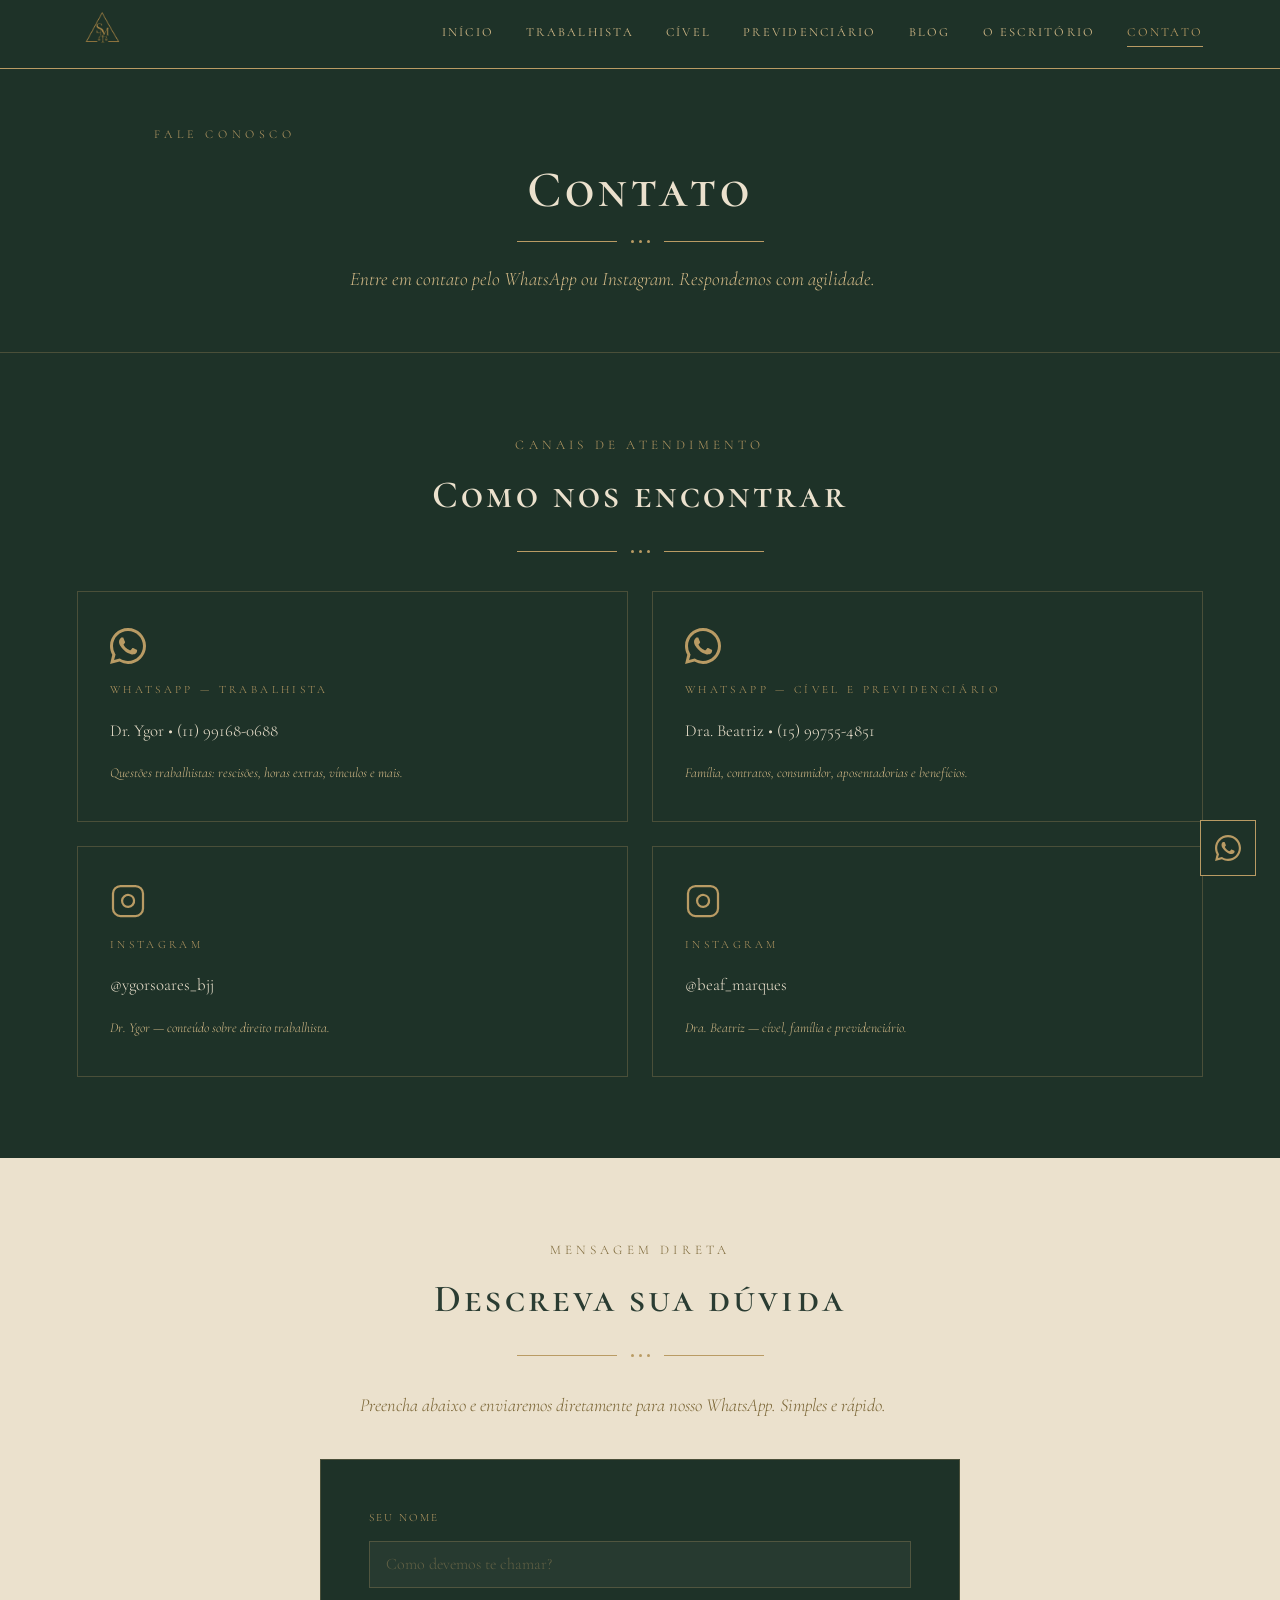
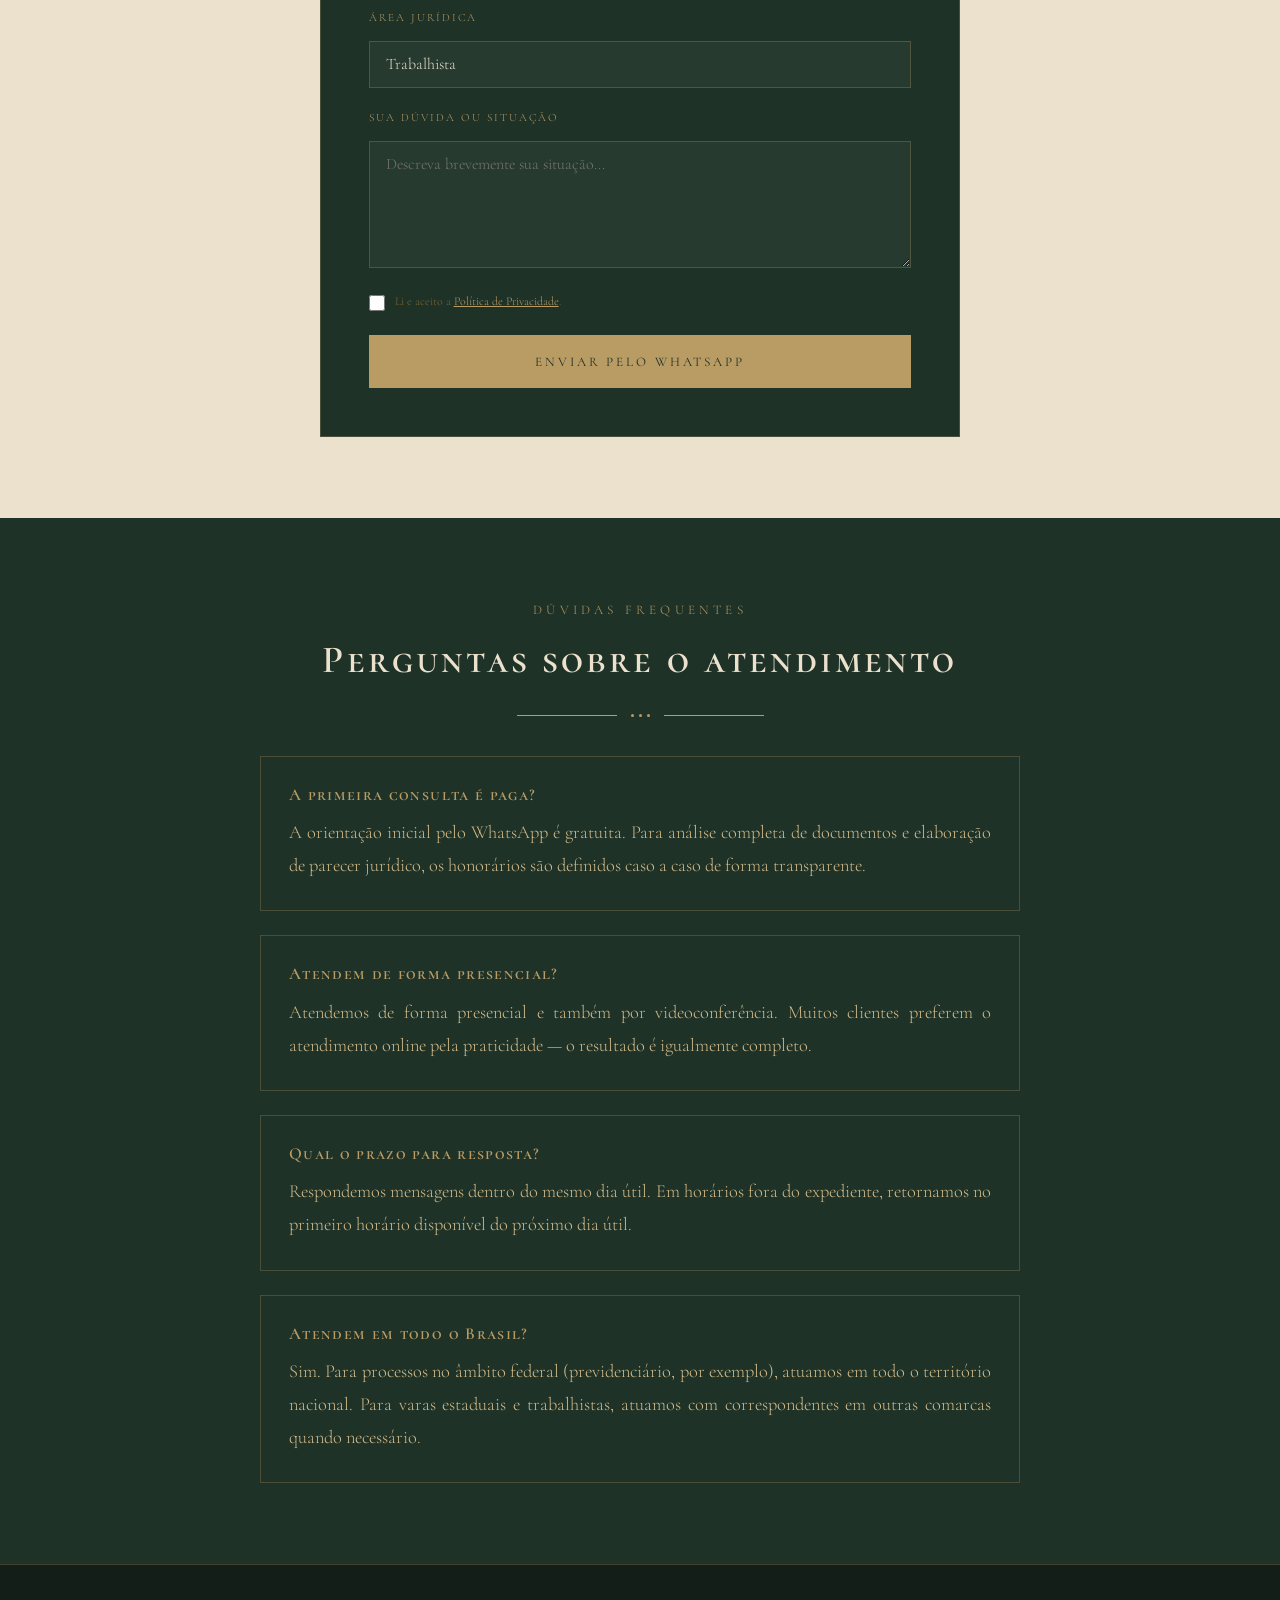
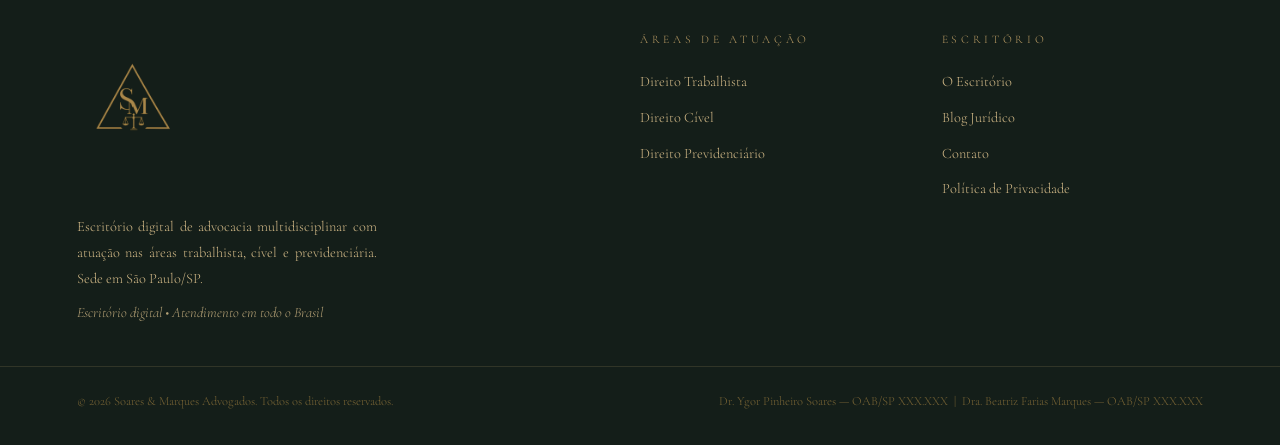
<file: contato/index.html>
<!DOCTYPE html>
<html lang="pt-BR">
<head>
  <meta charset="UTF-8">
  <meta name="viewport" content="width=device-width, initial-scale=1.0">
  <title>Contato — Soares & Marques Advogados</title>
  <meta name="description" content="Fale com Soares & Marques Advogados pelo WhatsApp ou Instagram. Dr. Ygor (Trabalhista) e Dra. Beatriz (Cível/Previdenciário). Atendimento em todo o Brasil.">
  <meta name="robots" content="index, follow">
  <meta name="author" content="Soares & Marques Advogados">
  <link rel="canonical" href="https://soaresemarques.adv.br/contato/">
  <meta property="og:type" content="website">
  <meta property="og:title" content="Contato — Soares & Marques Advogados">
  <meta property="og:description" content="Fale com nossa equipe pelo WhatsApp. Atendimento ágil em todo o Brasil.">
  <meta property="og:url" content="https://soaresemarques.adv.br/contato/">
  <meta property="og:image" content="https://soaresemarques.adv.br/og-image.png">
  <meta property="og:locale" content="pt_BR">
  <meta name="twitter:card" content="summary_large_image">
  <meta name="twitter:title" content="Contato — Soares & Marques Advogados">
  <meta name="twitter:description" content="Fale com nossa equipe pelo WhatsApp. Atendimento ágil em todo o Brasil.">
  <link rel="icon" type="image/png" sizes="32x32" href="../favicon_32.png">
  <link rel="icon" type="image/png" href="../favicon.png">
  <link rel="apple-touch-icon" href="../favicon.png">
  <link rel="preconnect" href="https://fonts.googleapis.com">
  <link rel="preconnect" href="https://fonts.gstatic.com" crossorigin>
  <link rel="stylesheet" href="../css/style.css">

  <!-- Google Analytics 4 -->
  <script async src="https://www.googletagmanager.com/gtag/js?id=G-XXXXXXXXXX"></script>
  <script>
    window.dataLayer = window.dataLayer || [];
    function gtag(){dataLayer.push(arguments);}
    gtag('js', new Date());
    gtag('config', 'G-XXXXXXXXXX');
  </script>

  <!-- Facebook Pixel -->
  <script>
    !function(f,b,e,v,n,t,s){if(f.fbq)return;n=f.fbq=function(){n.callMethod?
    n.callMethod.apply(n,arguments):n.queue.push(arguments)};if(!f._fbq)f._fbq=n;
    n.push=n;n.loaded=!0;n.version='2.0';n.queue=[];t=b.createElement(e);t.async=!0;
    t.src=v;s=b.getElementsByTagName(e)[0];s.parentNode.insertBefore(t,s)}(window,
    document,'script','https://connect.facebook.net/en_US/fbevents.js');
    fbq('init','YOUR_PIXEL_ID');
    fbq('track','PageView');
  </script>
  <noscript><img height="1" width="1" style="display:none"
    src="https://www.facebook.com/tr?id=YOUR_PIXEL_ID&ev=PageView&noscript=1"/></noscript>
</head>
<body>

  <a href="#conteudo" class="sr-only">Pular para o conteúdo</a>

  <main id="conteudo">

    <header class="page-hero">
      <div class="container">
        <p class="eyebrow">Fale conosco</p>
        <h1>Contato</h1>
        <div class="divider" style="justify-content:center;margin:1.25rem auto">
          <div class="divider__line"></div>
          <div class="divider__dots"><span></span><span></span><span></span></div>
          <div class="divider__line"></div>
        </div>
        <p class="page-hero__desc">
          Entre em contato pelo WhatsApp ou Instagram. Respondemos com agilidade.
        </p>
      </div>
    </header>

    <!-- CANAIS DE CONTATO -->
    <section class="section section--dark" aria-labelledby="canais-titulo">
      <div class="container">
        <div class="section-header reveal">
          <span class="eyebrow">Canais de atendimento</span>
          <h2 id="canais-titulo">Como nos encontrar</h2>
          <div class="divider">
            <div class="divider__line"></div>
            <div class="divider__dots"><span></span><span></span><span></span></div>
            <div class="divider__line"></div>
          </div>
        </div>

        <div class="contato-grid">

          <a href="https://wa.me/5511991680688?text=Olá%20Dr.%20Ygor!%20Vim%20pelo%20site%20e%20tenho%20uma%20dúvida%20trabalhista."
             class="contato-card reveal reveal-d1" target="_blank" rel="noopener">
            <svg class="contato-card__icon" viewBox="0 0 24 24" fill="currentColor" aria-hidden="true">
              <path d="M17.472 14.382c-.297-.149-1.758-.867-2.03-.967-.273-.099-.471-.148-.67.15-.197.297-.767.966-.94 1.164-.173.199-.347.223-.644.075-.297-.15-1.255-.463-2.39-1.475-.883-.788-1.48-1.761-1.653-2.059-.173-.297-.018-.458.13-.606.134-.133.298-.347.446-.52.149-.174.198-.298.298-.497.099-.198.05-.371-.025-.52-.075-.149-.669-1.612-.916-2.207-.242-.579-.487-.5-.669-.51-.173-.008-.371-.01-.57-.01-.198 0-.52.074-.792.372-.272.297-1.04 1.016-1.04 2.479 0 1.462 1.065 2.875 1.213 3.074.149.198 2.096 3.2 5.077 4.487.709.306 1.262.489 1.694.625.712.227 1.36.195 1.871.118.571-.085 1.758-.719 2.006-1.413.248-.694.248-1.289.173-1.413-.074-.124-.272-.198-.57-.347z"/>
              <path d="M12 0C5.373 0 0 5.373 0 12c0 2.123.554 4.118 1.522 5.854L.057 23.998l6.305-1.654A11.954 11.954 0 0012 24c6.627 0 12-5.373 12-12S18.627 0 12 0zm0 22c-1.89 0-3.659-.52-5.17-1.42l-.37-.22-3.741.981.999-3.648-.242-.374A9.958 9.958 0 012 12C2 6.477 6.477 2 12 2s10 4.477 10 10-4.477 10-10 10z"/>
            </svg>
            <p class="contato-card__label">WhatsApp — Trabalhista</p>
            <p class="contato-card__value">Dr. Ygor • (11) 99168-0688</p>
            <p class="contato-card__sub">Questões trabalhistas: rescisões, horas extras, vínculos e mais.</p>
          </a>

          <a href="https://wa.me/5515997554851?text=Olá%20Dra.%20Beatriz!%20Vim%20pelo%20site%20e%20tenho%20uma%20dúvida."
             class="contato-card reveal reveal-d2" target="_blank" rel="noopener">
            <svg class="contato-card__icon" viewBox="0 0 24 24" fill="currentColor" aria-hidden="true">
              <path d="M17.472 14.382c-.297-.149-1.758-.867-2.03-.967-.273-.099-.471-.148-.67.15-.197.297-.767.966-.94 1.164-.173.199-.347.223-.644.075-.297-.15-1.255-.463-2.39-1.475-.883-.788-1.48-1.761-1.653-2.059-.173-.297-.018-.458.13-.606.134-.133.298-.347.446-.52.149-.174.198-.298.298-.497.099-.198.05-.371-.025-.52-.075-.149-.669-1.612-.916-2.207-.242-.579-.487-.5-.669-.51-.173-.008-.371-.01-.57-.01-.198 0-.52.074-.792.372-.272.297-1.04 1.016-1.04 2.479 0 1.462 1.065 2.875 1.213 3.074.149.198 2.096 3.2 5.077 4.487.709.306 1.262.489 1.694.625.712.227 1.36.195 1.871.118.571-.085 1.758-.719 2.006-1.413.248-.694.248-1.289.173-1.413-.074-.124-.272-.198-.57-.347z"/>
              <path d="M12 0C5.373 0 0 5.373 0 12c0 2.123.554 4.118 1.522 5.854L.057 23.998l6.305-1.654A11.954 11.954 0 0012 24c6.627 0 12-5.373 12-12S18.627 0 12 0zm0 22c-1.89 0-3.659-.52-5.17-1.42l-.37-.22-3.741.981.999-3.648-.242-.374A9.958 9.958 0 012 12C2 6.477 6.477 2 12 2s10 4.477 10 10-4.477 10-10 10z"/>
            </svg>
            <p class="contato-card__label">WhatsApp — Cível e Previdenciário</p>
            <p class="contato-card__value">Dra. Beatriz • (15) 99755-4851</p>
            <p class="contato-card__sub">Família, contratos, consumidor, aposentadorias e benefícios.</p>
          </a>

          <a href="https://www.instagram.com/ygorsoares_bjj/"
             class="contato-card reveal reveal-d3" target="_blank" rel="noopener">
            <svg class="contato-card__icon" viewBox="0 0 24 24" fill="none" stroke="currentColor" stroke-width="1.5" aria-hidden="true">
              <rect x="2" y="2" width="20" height="20" rx="5" ry="5"/>
              <path d="M16 11.37A4 4 0 1112.63 8 4 4 0 0116 11.37z"/>
              <line x1="17.5" y1="6.5" x2="17.51" y2="6.5"/>
            </svg>
            <p class="contato-card__label">Instagram</p>
            <p class="contato-card__value">@ygorsoares_bjj</p>
            <p class="contato-card__sub">Dr. Ygor — conteúdo sobre direito trabalhista.</p>
          </a>

          <a href="https://www.instagram.com/beaf_marques/"
             class="contato-card reveal reveal-d4" target="_blank" rel="noopener">
            <svg class="contato-card__icon" viewBox="0 0 24 24" fill="none" stroke="currentColor" stroke-width="1.5" aria-hidden="true">
              <rect x="2" y="2" width="20" height="20" rx="5" ry="5"/>
              <path d="M16 11.37A4 4 0 1112.63 8 4 4 0 0116 11.37z"/>
              <line x1="17.5" y1="6.5" x2="17.51" y2="6.5"/>
            </svg>
            <p class="contato-card__label">Instagram</p>
            <p class="contato-card__value">@beaf_marques</p>
            <p class="contato-card__sub">Dra. Beatriz — cível, família e previdenciário.</p>
          </a>

        </div>
      </div>
    </section>

    <!-- FORMULÁRIO / CHAT -->
    <section class="section section--light" aria-labelledby="msg-titulo">
      <div class="container">
        <div class="section-header reveal">
          <span class="eyebrow" style="color:var(--texto-muted)">Mensagem direta</span>
          <h2 id="msg-titulo" style="color:var(--texto-escuro)">Descreva sua dúvida</h2>
          <div class="divider">
            <div class="divider__line" style="background:var(--dourado)"></div>
            <div class="divider__dots"><span></span><span></span><span></span></div>
            <div class="divider__line" style="background:var(--dourado)"></div>
          </div>
          <p>Preencha abaixo e enviaremos diretamente para nosso WhatsApp. Simples e rápido.</p>
        </div>

        <div style="max-width:640px;margin:0 auto;background:var(--verde-escuro);border:var(--borda);padding:clamp(2rem,5vw,3rem)" class="reveal">
          <div class="form-group" style="margin-bottom:1.25rem">
            <label for="cont-nome" style="font-family:var(--font-display);font-size:.7rem;letter-spacing:.18em;text-transform:uppercase;color:var(--dourado);display:block;margin-bottom:.4rem">Seu nome</label>
            <input type="text" id="cont-nome" placeholder="Como devemos te chamar?"
                   style="width:100%;background:rgba(255,255,255,.04);border:var(--borda);color:var(--champagne);font-family:var(--font-body);font-size:1rem;font-weight:300;padding:.8rem 1rem;border-radius:0;min-height:44px">
          </div>
          <div class="form-group" style="margin-bottom:1.25rem">
            <label for="cont-area" style="font-family:var(--font-display);font-size:.7rem;letter-spacing:.18em;text-transform:uppercase;color:var(--dourado);display:block;margin-bottom:.4rem">Área jurídica</label>
            <select id="cont-area"
                    style="width:100%;background:rgba(255,255,255,.04);border:var(--borda);color:var(--champagne);font-family:var(--font-body);font-size:1rem;font-weight:300;padding:.8rem 1rem;border-radius:0;appearance:none;min-height:44px">
              <option value="trabalhista">Trabalhista</option>
              <option value="civel">Cível</option>
              <option value="previdenciario">Previdenciário</option>
              <option value="outro">Não sei ainda</option>
            </select>
          </div>
          <div class="form-group" style="margin-bottom:1.5rem">
            <label for="cont-msg" style="font-family:var(--font-display);font-size:.7rem;letter-spacing:.18em;text-transform:uppercase;color:var(--dourado);display:block;margin-bottom:.4rem">Sua dúvida ou situação</label>
            <textarea id="cont-msg" rows="5" placeholder="Descreva brevemente sua situação..."
                      style="width:100%;background:rgba(255,255,255,.04);border:var(--borda);color:var(--champagne);font-family:var(--font-body);font-size:1rem;font-weight:300;padding:.8rem 1rem;border-radius:0;resize:vertical"></textarea>
          </div>
          <div class="lgpd" style="margin-bottom:1.5rem">
            <input type="checkbox" id="lgpd-contato">
            <label for="lgpd-contato">
              Li e aceito a <a href="../privacidade.html" style="color:var(--dourado);text-decoration:underline">Política de Privacidade</a>.
            </label>
          </div>
          <button class="btn btn--filled btn--lg" onclick="enviarContato()" style="width:100%;justify-content:center">
            Enviar pelo WhatsApp
          </button>
        </div>
      </div>
    </section>

    <!-- FAQ RÁPIDO -->
    <section class="section section--dark" aria-labelledby="faq-titulo">
      <div class="container">
        <div class="section-header reveal">
          <span class="eyebrow">Dúvidas frequentes</span>
          <h2 id="faq-titulo">Perguntas sobre o atendimento</h2>
          <div class="divider">
            <div class="divider__line"></div>
            <div class="divider__dots"><span></span><span></span><span></span></div>
            <div class="divider__line"></div>
          </div>
        </div>

        <div style="max-width:760px;margin:0 auto;display:flex;flex-direction:column;gap:1.5rem">

          <div style="border:var(--borda);padding:1.75rem" class="reveal reveal-d1">
            <h3 style="font-size:1.05rem;color:var(--dourado);margin-bottom:.75rem">A primeira consulta é paga?</h3>
            <p style="color:var(--dourado-claro);font-weight:300;line-height:1.8">A orientação inicial pelo WhatsApp é gratuita. Para análise completa de documentos e elaboração de parecer jurídico, os honorários são definidos caso a caso de forma transparente.</p>
          </div>

          <div style="border:var(--borda);padding:1.75rem" class="reveal reveal-d2">
            <h3 style="font-size:1.05rem;color:var(--dourado);margin-bottom:.75rem">Atendem de forma presencial?</h3>
            <p style="color:var(--dourado-claro);font-weight:300;line-height:1.8">Atendemos de forma presencial e também por videoconferência. Muitos clientes preferem o atendimento online pela praticidade — o resultado é igualmente completo.</p>
          </div>

          <div style="border:var(--borda);padding:1.75rem" class="reveal reveal-d3">
            <h3 style="font-size:1.05rem;color:var(--dourado);margin-bottom:.75rem">Qual o prazo para resposta?</h3>
            <p style="color:var(--dourado-claro);font-weight:300;line-height:1.8">Respondemos mensagens dentro do mesmo dia útil. Em horários fora do expediente, retornamos no primeiro horário disponível do próximo dia útil.</p>
          </div>

          <div style="border:var(--borda);padding:1.75rem" class="reveal reveal-d1">
            <h3 style="font-size:1.05rem;color:var(--dourado);margin-bottom:.75rem">Atendem em todo o Brasil?</h3>
            <p style="color:var(--dourado-claro);font-weight:300;line-height:1.8">Sim. Para processos no âmbito federal (previdenciário, por exemplo), atuamos em todo o território nacional. Para varas estaduais e trabalhistas, atuamos com correspondentes em outras comarcas quando necessário.</p>
          </div>

        </div>
      </div>
    </section>

  </main>

  <script src="../js/main.js"></script>
  <script>
    function enviarContato() {
      const nome    = document.getElementById('cont-nome')?.value?.trim();
      const area    = document.getElementById('cont-area')?.value;
      const msg     = document.getElementById('cont-msg')?.value?.trim();
      const consent = document.getElementById('lgpd-contato')?.checked;

      if (!consent) { alert('Por favor, aceite a Política de Privacidade.'); return; }
      if (!msg)     { alert('Por favor, descreva sua dúvida.'); return; }

      const areaNome = { trabalhista:'Trabalhista', civel:'Cível', previdenciario:'Previdenciário', outro:'Não definida' };
      const texto = encodeURIComponent(
        `Olá! Me chamo ${nome || 'cliente'} e vim pelo site.\n\n` +
        `Área: ${areaNome[area] || area}\n\n` +
        `Minha situação:\n${msg}`
      );
      const numero = area === 'trabalhista' ? '5511991680688' : '5515997554851';
      window.open(`https://wa.me/${numero}?text=${texto}`, '_blank', 'noopener');
    }
  </script>
</body>
</html>
</file>
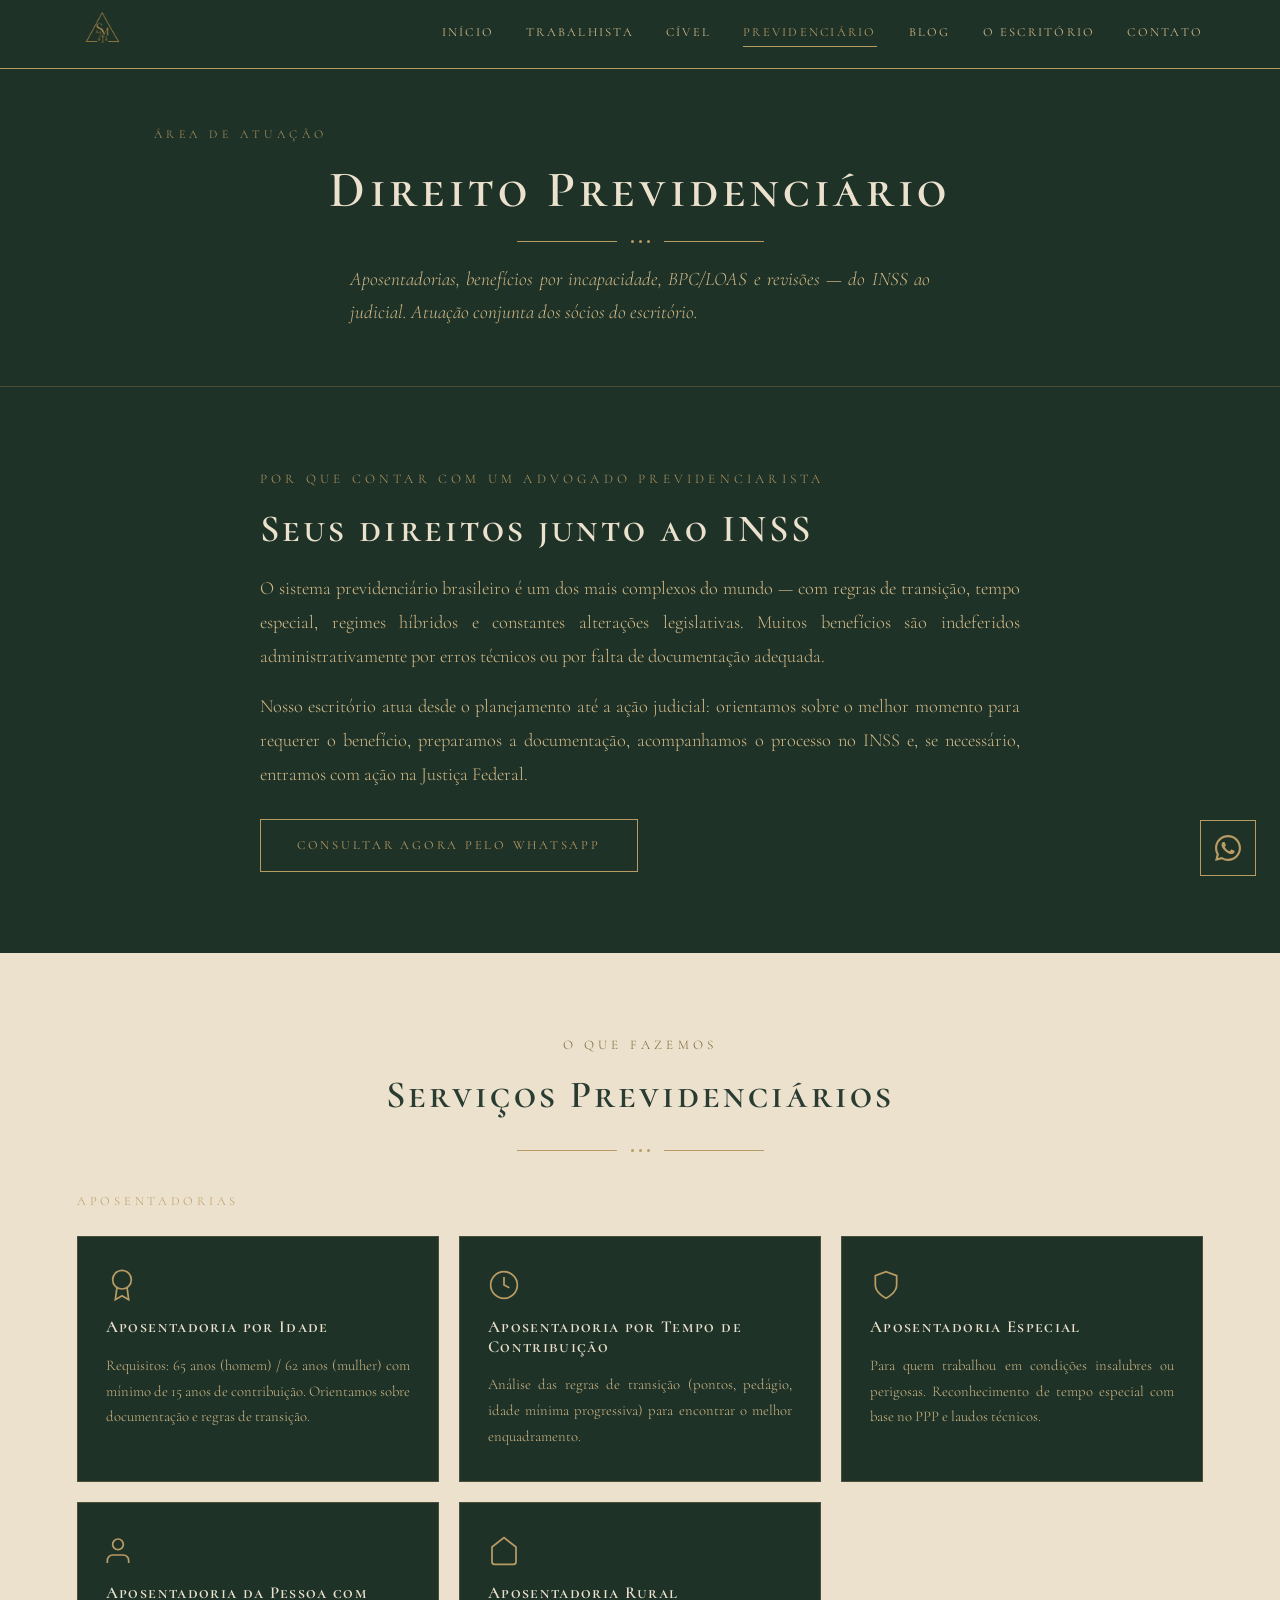
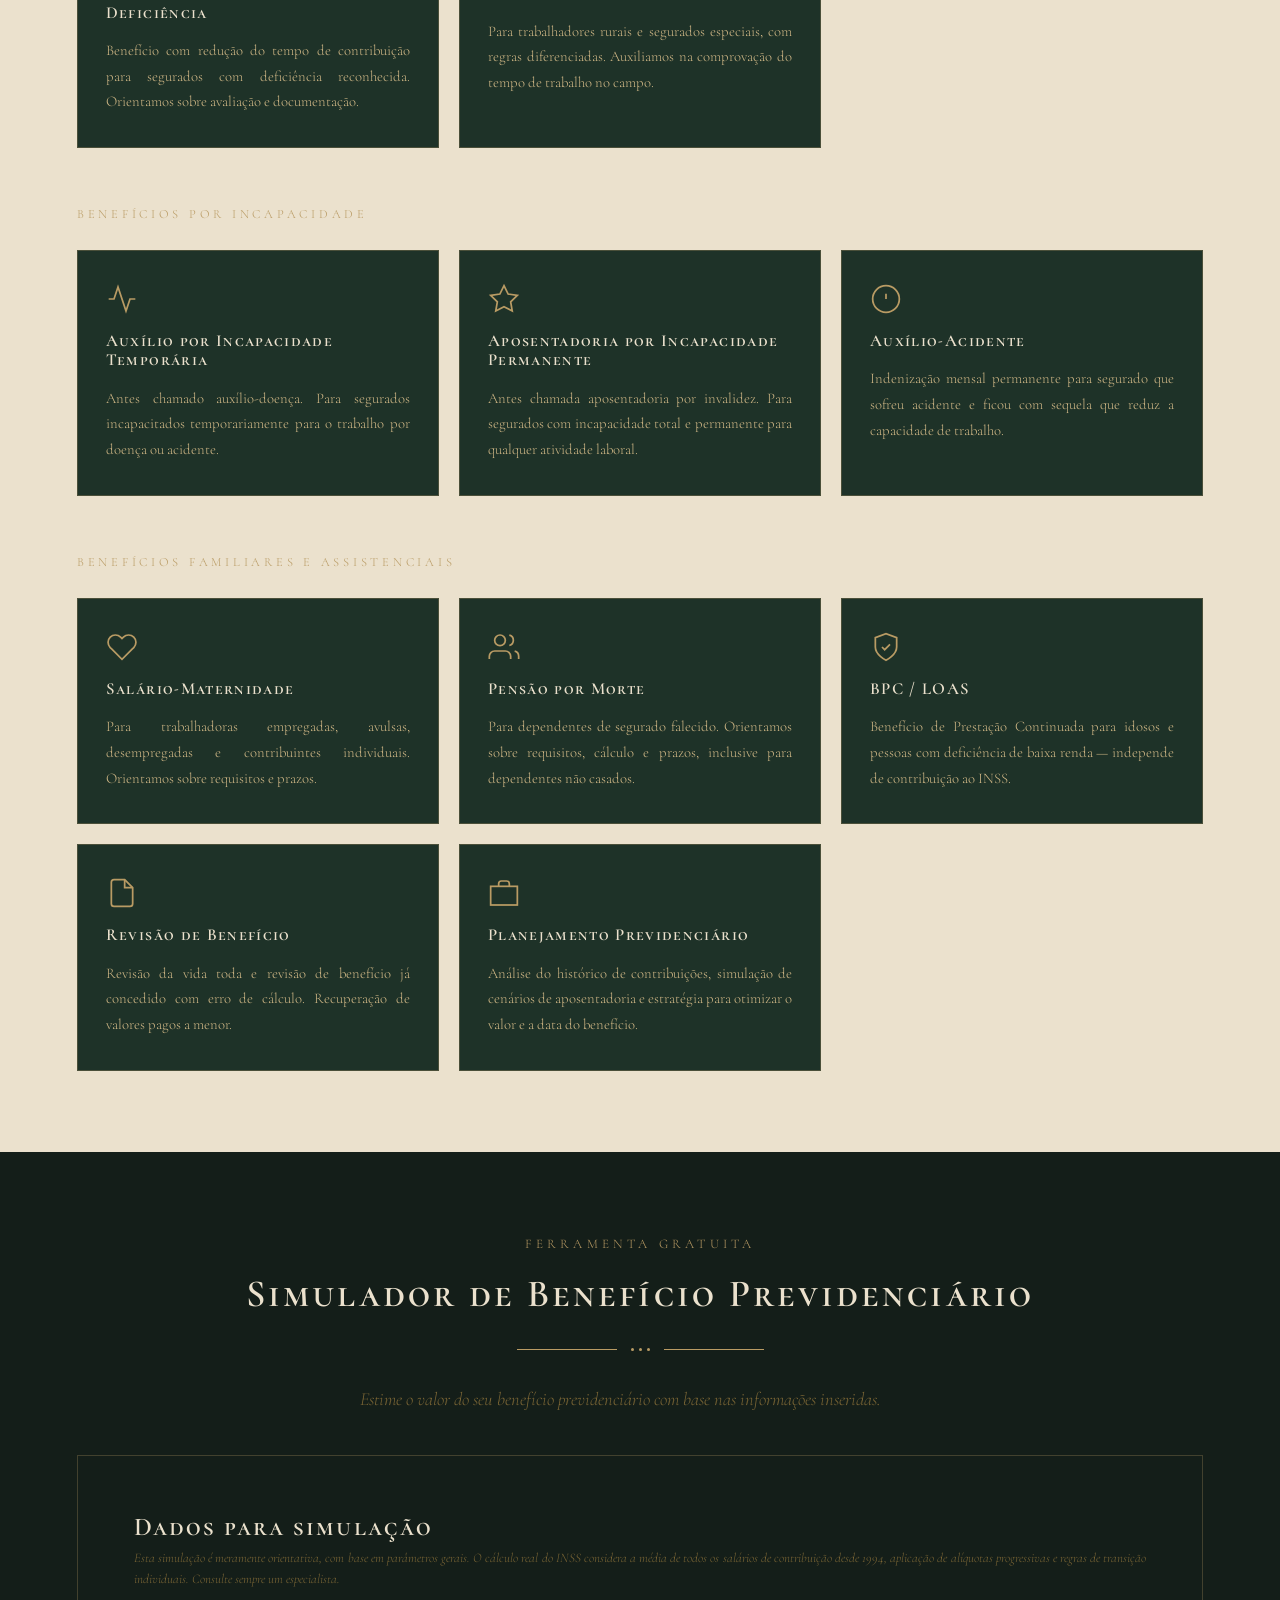
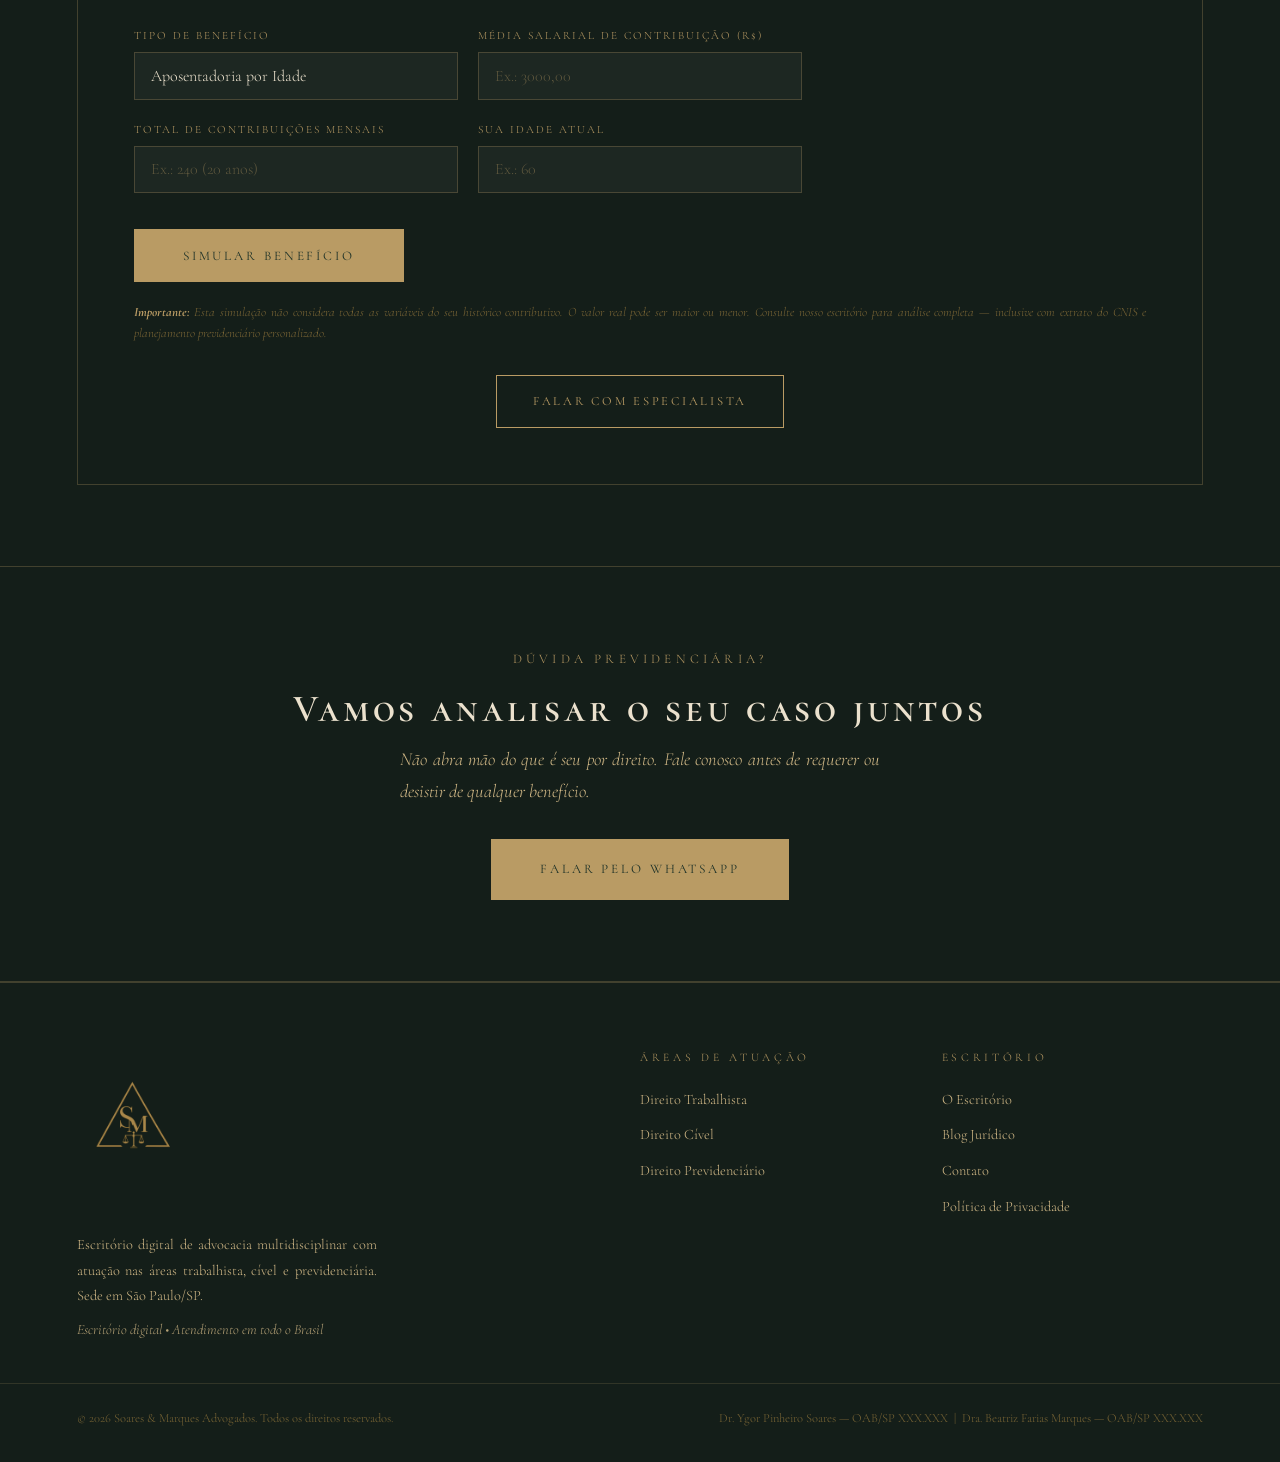
<file: previdenciario/index.html>
<!DOCTYPE html>
<html lang="pt-BR">
<head>
  <meta charset="UTF-8">
  <meta name="viewport" content="width=device-width, initial-scale=1.0">
  <title>Direito Previdenciário — Soares & Marques Advogados</title>
  <meta name="description" content="Aposentadorias, benefícios por incapacidade, BPC/LOAS, revisões e planejamento previdenciário. Simulador de benefícios INSS. Atendimento em todo o Brasil.">
  <meta name="robots" content="index, follow">
  <meta name="author" content="Soares & Marques Advogados">
  <meta name="keywords" content="advogado previdenciário, aposentadoria, INSS, BPC LOAS, benefício por incapacidade, revisão de benefício, São Paulo, Brasil">
  <link rel="canonical" href="https://soaresemarques.adv.br/previdenciario/">
  <meta property="og:type" content="website">
  <meta property="og:title" content="Direito Previdenciário — Soares & Marques Advogados">
  <meta property="og:description" content="Aposentadorias, BPC/LOAS, benefícios por incapacidade e revisões. Simulador gratuito de benefícios INSS.">
  <meta property="og:url" content="https://soaresemarques.adv.br/previdenciario/">
  <meta property="og:image" content="https://soaresemarques.adv.br/og-image.png">
  <meta property="og:locale" content="pt_BR">
  <meta name="twitter:card" content="summary_large_image">
  <meta name="twitter:title" content="Direito Previdenciário — Soares & Marques Advogados">
  <meta name="twitter:description" content="Aposentadorias, BPC/LOAS, benefícios por incapacidade e revisões.">
  <link rel="icon" type="image/png" sizes="32x32" href="../favicon_32.png">
  <link rel="icon" type="image/png" href="../favicon.png">
  <link rel="apple-touch-icon" href="../favicon.png">
  <link rel="preconnect" href="https://fonts.googleapis.com">
  <link rel="preconnect" href="https://fonts.gstatic.com" crossorigin>
  <link rel="stylesheet" href="../css/style.css">

  <!-- Google Analytics 4 -->
  <script async src="https://www.googletagmanager.com/gtag/js?id=G-XXXXXXXXXX"></script>
  <script>
    window.dataLayer = window.dataLayer || [];
    function gtag(){dataLayer.push(arguments);}
    gtag('js', new Date());
    gtag('config', 'G-XXXXXXXXXX');
  </script>

  <!-- Facebook Pixel -->
  <script>
    !function(f,b,e,v,n,t,s){if(f.fbq)return;n=f.fbq=function(){n.callMethod?
    n.callMethod.apply(n,arguments):n.queue.push(arguments)};if(!f._fbq)f._fbq=n;
    n.push=n;n.loaded=!0;n.version='2.0';n.queue=[];t=b.createElement(e);t.async=!0;
    t.src=v;s=b.getElementsByTagName(e)[0];s.parentNode.insertBefore(t,s)}(window,
    document,'script','https://connect.facebook.net/en_US/fbevents.js');
    fbq('init','YOUR_PIXEL_ID');
    fbq('track','PageView');
  </script>
  <noscript><img height="1" width="1" style="display:none"
    src="https://www.facebook.com/tr?id=YOUR_PIXEL_ID&ev=PageView&noscript=1"/></noscript>
</head>
<body>

  <a href="#conteudo" class="sr-only">Pular para o conteúdo</a>

  <main id="conteudo">

    <header class="page-hero">
      <div class="container">
        <p class="eyebrow">Área de Atuação</p>
        <h1>Direito Previdenciário</h1>
        <div class="divider" style="justify-content:center;margin:1.25rem auto">
          <div class="divider__line"></div>
          <div class="divider__dots"><span></span><span></span><span></span></div>
          <div class="divider__line"></div>
        </div>
        <p class="page-hero__desc">
          Aposentadorias, benefícios por incapacidade, BPC/LOAS e revisões — do INSS ao judicial. Atuação conjunta dos sócios do escritório.
        </p>
      </div>
    </header>

    <!-- INTRO -->
    <section class="section section--dark">
      <div class="container">
        <div style="max-width:760px;margin:0 auto" class="reveal">
          <span class="eyebrow">Por que contar com um advogado previdenciarista</span>
          <h2 style="color:var(--champagne);margin-bottom:1.25rem">Seus direitos junto ao INSS</h2>
          <p style="color:var(--dourado-claro);font-weight:300;line-height:1.85;margin-bottom:1rem">
            O sistema previdenciário brasileiro é um dos mais complexos do mundo — com regras de transição, tempo especial, regimes híbridos e constantes alterações legislativas. Muitos benefícios são indeferidos administrativamente por erros técnicos ou por falta de documentação adequada.
          </p>
          <p style="color:var(--dourado-claro);font-weight:300;line-height:1.85;margin-bottom:1.75rem">
            Nosso escritório atua desde o planejamento até a ação judicial: orientamos sobre o melhor momento para requerer o benefício, preparamos a documentação, acompanhamos o processo no INSS e, se necessário, entramos com ação na Justiça Federal.
          </p>
          <a href="https://wa.me/5515997554851?text=Olá!%20Tenho%20uma%20dúvida%20sobre%20previdência%20social."
             class="btn" target="_blank" rel="noopener">Consultar agora pelo WhatsApp</a>
        </div>
      </div>
    </section>

    <!-- SERVIÇOS -->
    <section class="section section--light" aria-labelledby="serv-prev">
      <div class="container">
        <div class="section-header reveal">
          <span class="eyebrow" style="color:var(--texto-muted)">O que fazemos</span>
          <h2 id="serv-prev" style="color:var(--texto-escuro)">Serviços Previdenciários</h2>
          <div class="divider">
            <div class="divider__line" style="background:var(--dourado)"></div>
            <div class="divider__dots"><span></span><span></span><span></span></div>
            <div class="divider__line" style="background:var(--dourado)"></div>
          </div>
        </div>

        <!-- APOSENTADORIAS -->
        <div style="margin-bottom:3.5rem">
          <p style="font-family:var(--font-display);font-size:.78rem;letter-spacing:.3em;text-transform:uppercase;color:var(--dourado);margin-bottom:1.5rem" class="reveal">Aposentadorias</p>
          <div class="services-grid">
            <div class="service-card reveal reveal-d1">
              <svg class="service-card__icon" viewBox="0 0 24 24" fill="none" stroke="currentColor" stroke-width="1.3" aria-hidden="true"><circle cx="12" cy="8" r="7"/><polyline points="8.21 13.89 7 23 12 20 17 23 15.79 13.88"/></svg>
              <h3 class="service-card__title">Aposentadoria por Idade</h3>
              <p class="service-card__desc">Requisitos: 65 anos (homem) / 62 anos (mulher) com mínimo de 15 anos de contribuição. Orientamos sobre documentação e regras de transição.</p>
            </div>
            <div class="service-card reveal reveal-d2">
              <svg class="service-card__icon" viewBox="0 0 24 24" fill="none" stroke="currentColor" stroke-width="1.3" aria-hidden="true"><circle cx="12" cy="12" r="10"/><polyline points="12 6 12 12 16 14"/></svg>
              <h3 class="service-card__title">Aposentadoria por Tempo de Contribuição</h3>
              <p class="service-card__desc">Análise das regras de transição (pontos, pedágio, idade mínima progressiva) para encontrar o melhor enquadramento.</p>
            </div>
            <div class="service-card reveal reveal-d3">
              <svg class="service-card__icon" viewBox="0 0 24 24" fill="none" stroke="currentColor" stroke-width="1.3" aria-hidden="true"><path d="M12 22s8-4 8-10V5l-8-3-8 3v7c0 6 8 10 8 10z"/></svg>
              <h3 class="service-card__title">Aposentadoria Especial</h3>
              <p class="service-card__desc">Para quem trabalhou em condições insalubres ou perigosas. Reconhecimento de tempo especial com base no PPP e laudos técnicos.</p>
            </div>
            <div class="service-card reveal reveal-d1">
              <svg class="service-card__icon" viewBox="0 0 24 24" fill="none" stroke="currentColor" stroke-width="1.3" aria-hidden="true"><path d="M17 21v-2a4 4 0 00-4-4H5a4 4 0 00-4 4v2"/><circle cx="9" cy="7" r="4"/></svg>
              <h3 class="service-card__title">Aposentadoria da Pessoa com Deficiência</h3>
              <p class="service-card__desc">Benefício com redução do tempo de contribuição para segurados com deficiência reconhecida. Orientamos sobre avaliação e documentação.</p>
            </div>
            <div class="service-card reveal reveal-d2">
              <svg class="service-card__icon" viewBox="0 0 24 24" fill="none" stroke="currentColor" stroke-width="1.3" aria-hidden="true"><path d="M3 9l9-7 9 7v11a2 2 0 01-2 2H5a2 2 0 01-2-2z"/></svg>
              <h3 class="service-card__title">Aposentadoria Rural</h3>
              <p class="service-card__desc">Para trabalhadores rurais e segurados especiais, com regras diferenciadas. Auxiliamos na comprovação do tempo de trabalho no campo.</p>
            </div>
          </div>
        </div>

        <!-- BENEFÍCIOS POR INCAPACIDADE -->
        <div style="margin-bottom:3.5rem">
          <p style="font-family:var(--font-display);font-size:.78rem;letter-spacing:.3em;text-transform:uppercase;color:var(--dourado);margin-bottom:1.5rem" class="reveal">Benefícios por Incapacidade</p>
          <div class="services-grid">
            <div class="service-card reveal reveal-d1">
              <svg class="service-card__icon" viewBox="0 0 24 24" fill="none" stroke="currentColor" stroke-width="1.3" aria-hidden="true"><path d="M22 12h-4l-3 9L9 3l-3 9H2"/></svg>
              <h3 class="service-card__title">Auxílio por Incapacidade Temporária</h3>
              <p class="service-card__desc">Antes chamado auxílio-doença. Para segurados incapacitados temporariamente para o trabalho por doença ou acidente.</p>
            </div>
            <div class="service-card reveal reveal-d2">
              <svg class="service-card__icon" viewBox="0 0 24 24" fill="none" stroke="currentColor" stroke-width="1.3" aria-hidden="true"><polygon points="12 2 15.09 8.26 22 9.27 17 14.14 18.18 21.02 12 17.77 5.82 21.02 7 14.14 2 9.27 8.91 8.26 12 2"/></svg>
              <h3 class="service-card__title">Aposentadoria por Incapacidade Permanente</h3>
              <p class="service-card__desc">Antes chamada aposentadoria por invalidez. Para segurados com incapacidade total e permanente para qualquer atividade laboral.</p>
            </div>
            <div class="service-card reveal reveal-d3">
              <svg class="service-card__icon" viewBox="0 0 24 24" fill="none" stroke="currentColor" stroke-width="1.3" aria-hidden="true"><circle cx="12" cy="12" r="10"/><line x1="12" y1="8" x2="12" y2="12"/><line x1="12" y1="16" x2="12.01" y2="16"/></svg>
              <h3 class="service-card__title">Auxílio-Acidente</h3>
              <p class="service-card__desc">Indenização mensal permanente para segurado que sofreu acidente e ficou com sequela que reduz a capacidade de trabalho.</p>
            </div>
          </div>
        </div>

        <!-- BENEFÍCIOS E OUTROS -->
        <div>
          <p style="font-family:var(--font-display);font-size:.78rem;letter-spacing:.3em;text-transform:uppercase;color:var(--dourado);margin-bottom:1.5rem" class="reveal">Benefícios Familiares e Assistenciais</p>
          <div class="services-grid">
            <div class="service-card reveal reveal-d1">
              <svg class="service-card__icon" viewBox="0 0 24 24" fill="none" stroke="currentColor" stroke-width="1.3" aria-hidden="true"><path d="M20.84 4.61a5.5 5.5 0 00-7.78 0L12 5.67l-1.06-1.06a5.5 5.5 0 00-7.78 7.78l1.06 1.06L12 21.23l7.78-7.78 1.06-1.06a5.5 5.5 0 000-7.78z"/></svg>
              <h3 class="service-card__title">Salário-Maternidade</h3>
              <p class="service-card__desc">Para trabalhadoras empregadas, avulsas, desempregadas e contribuintes individuais. Orientamos sobre requisitos e prazos.</p>
            </div>
            <div class="service-card reveal reveal-d2">
              <svg class="service-card__icon" viewBox="0 0 24 24" fill="none" stroke="currentColor" stroke-width="1.3" aria-hidden="true"><path d="M17 21v-2a4 4 0 00-4-4H5a4 4 0 00-4 4v2"/><circle cx="9" cy="7" r="4"/><path d="M23 21v-2a4 4 0 00-3-3.87M16 3.13a4 4 0 010 7.75"/></svg>
              <h3 class="service-card__title">Pensão por Morte</h3>
              <p class="service-card__desc">Para dependentes de segurado falecido. Orientamos sobre requisitos, cálculo e prazos, inclusive para dependentes não casados.</p>
            </div>
            <div class="service-card reveal reveal-d3">
              <svg class="service-card__icon" viewBox="0 0 24 24" fill="none" stroke="currentColor" stroke-width="1.3" aria-hidden="true"><path d="M12 22s8-4 8-10V5l-8-3-8 3v7c0 6 8 10 8 10z"/><polyline points="9 12 11 14 15 10"/></svg>
              <h3 class="service-card__title">BPC / LOAS</h3>
              <p class="service-card__desc">Benefício de Prestação Continuada para idosos e pessoas com deficiência de baixa renda — independe de contribuição ao INSS.</p>
            </div>
            <div class="service-card reveal reveal-d1">
              <svg class="service-card__icon" viewBox="0 0 24 24" fill="none" stroke="currentColor" stroke-width="1.3" aria-hidden="true"><path d="M14 2H6a2 2 0 00-2 2v16a2 2 0 002 2h12a2 2 0 002-2V8z"/><polyline points="14 2 14 8 20 8"/></svg>
              <h3 class="service-card__title">Revisão de Benefício</h3>
              <p class="service-card__desc">Revisão da vida toda e revisão de benefício já concedido com erro de cálculo. Recuperação de valores pagos a menor.</p>
            </div>
            <div class="service-card reveal reveal-d2">
              <svg class="service-card__icon" viewBox="0 0 24 24" fill="none" stroke="currentColor" stroke-width="1.3" aria-hidden="true"><rect x="2" y="7" width="20" height="14"/><path d="M16 7V5a2 2 0 00-2-2h-4a2 2 0 00-2 2v2"/></svg>
              <h3 class="service-card__title">Planejamento Previdenciário</h3>
              <p class="service-card__desc">Análise do histórico de contribuições, simulação de cenários de aposentadoria e estratégia para otimizar o valor e a data do benefício.</p>
            </div>
          </div>
        </div>
      </div>
    </section>

    <!-- CALCULADORA -->
    <section class="section section--darker" id="calculadora" aria-labelledby="calc-prev-titulo">
      <div class="container">
        <div class="section-header reveal" style="margin-bottom:2.5rem">
          <span class="eyebrow">Ferramenta gratuita</span>
          <h2 id="calc-prev-titulo">Simulador de Benefício Previdenciário</h2>
          <div class="divider">
            <div class="divider__line"></div>
            <div class="divider__dots"><span></span><span></span><span></span></div>
            <div class="divider__line"></div>
          </div>
          <p>Estime o valor do seu benefício previdenciário com base nas informações inseridas.</p>
        </div>

        <div class="calc-wrap reveal">
          <h3>Dados para simulação</h3>
          <p class="calc-disclaimer">
            Esta simulação é meramente orientativa, com base em parâmetros gerais. O cálculo real do INSS considera a média de todos os salários de contribuição desde 1994, aplicação de alíquotas progressivas e regras de transição individuais. Consulte sempre um especialista.
          </p>

          <div class="form-row">
            <div class="form-group">
              <label for="p-tipo">Tipo de benefício</label>
              <select id="p-tipo">
                <option value="idade">Aposentadoria por Idade</option>
                <option value="tempo">Aposentadoria por Tempo de Contribuição</option>
                <option value="especial">Aposentadoria Especial</option>
                <option value="bpc">BPC / LOAS</option>
              </select>
            </div>
            <div class="form-group">
              <label for="p-salario">Média salarial de contribuição (R$)</label>
              <input type="number" id="p-salario" placeholder="Ex.: 3000,00" min="0" step="0.01" inputmode="decimal">
            </div>
          </div>

          <div class="form-row">
            <div class="form-group">
              <label for="p-contribuicoes">Total de contribuições mensais</label>
              <input type="number" id="p-contribuicoes" placeholder="Ex.: 240 (20 anos)" min="0" step="1" inputmode="numeric">
            </div>
            <div class="form-group">
              <label for="p-idade">Sua idade atual</label>
              <input type="number" id="p-idade" placeholder="Ex.: 60" min="0" max="120" step="1" inputmode="numeric">
            </div>
          </div>

          <button class="btn btn--filled btn--lg" onclick="calcPrevidenciario()" style="margin-top:1rem">
            Simular benefício
          </button>

          <div class="calc-result" id="p-resultado" aria-live="polite"></div>

          <p class="calc-notice">
            <strong style="color:var(--dourado)">Importante:</strong> Esta simulação não considera todas as variáveis do seu histórico contributivo. O valor real pode ser maior ou menor. Consulte nosso escritório para análise completa — inclusive com extrato do CNIS e planejamento previdenciário personalizado.
          </p>

          <div style="margin-top:2rem;text-align:center">
            <a href="https://wa.me/5515997554851?text=Olá!%20Quero%20planejar%20minha%20aposentadoria."
               class="btn" target="_blank" rel="noopener">Falar com especialista</a>
          </div>
        </div>
      </div>
    </section>

    <!-- CTA -->
    <section class="cta-wa section">
      <div class="container">
        <span class="eyebrow reveal">Dúvida previdenciária?</span>
        <h2 class="reveal">Vamos analisar o seu caso juntos</h2>
        <p class="reveal">Não abra mão do que é seu por direito. Fale conosco antes de requerer ou desistir de qualquer benefício.</p>
        <a href="https://wa.me/5515997554851?text=Olá!%20Tenho%20uma%20dúvida%20sobre%20aposentadoria%20ou%20benefício%20do%20INSS."
           class="btn btn--filled btn--lg reveal" target="_blank" rel="noopener">
          Falar pelo WhatsApp
        </a>
      </div>
    </section>

  </main>

  <script src="../js/main.js"></script>
</body>
</html>
</file>
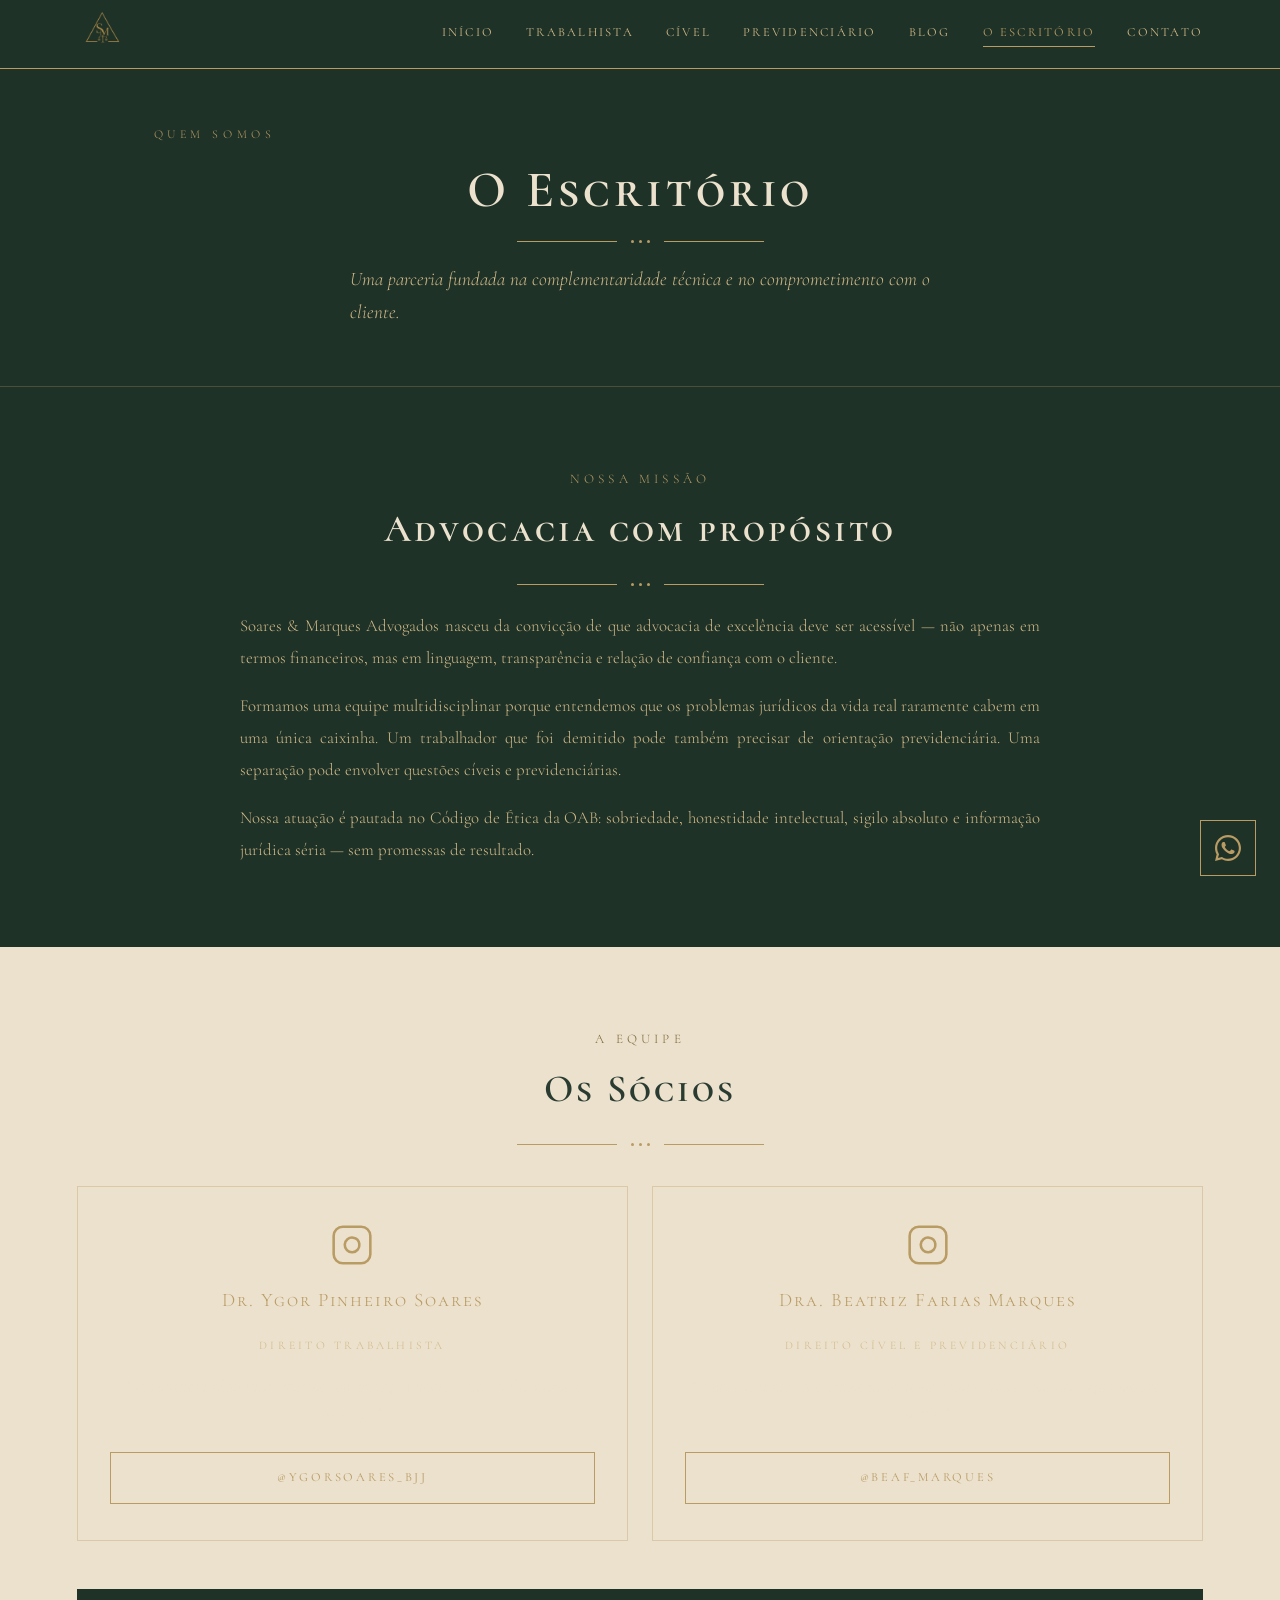
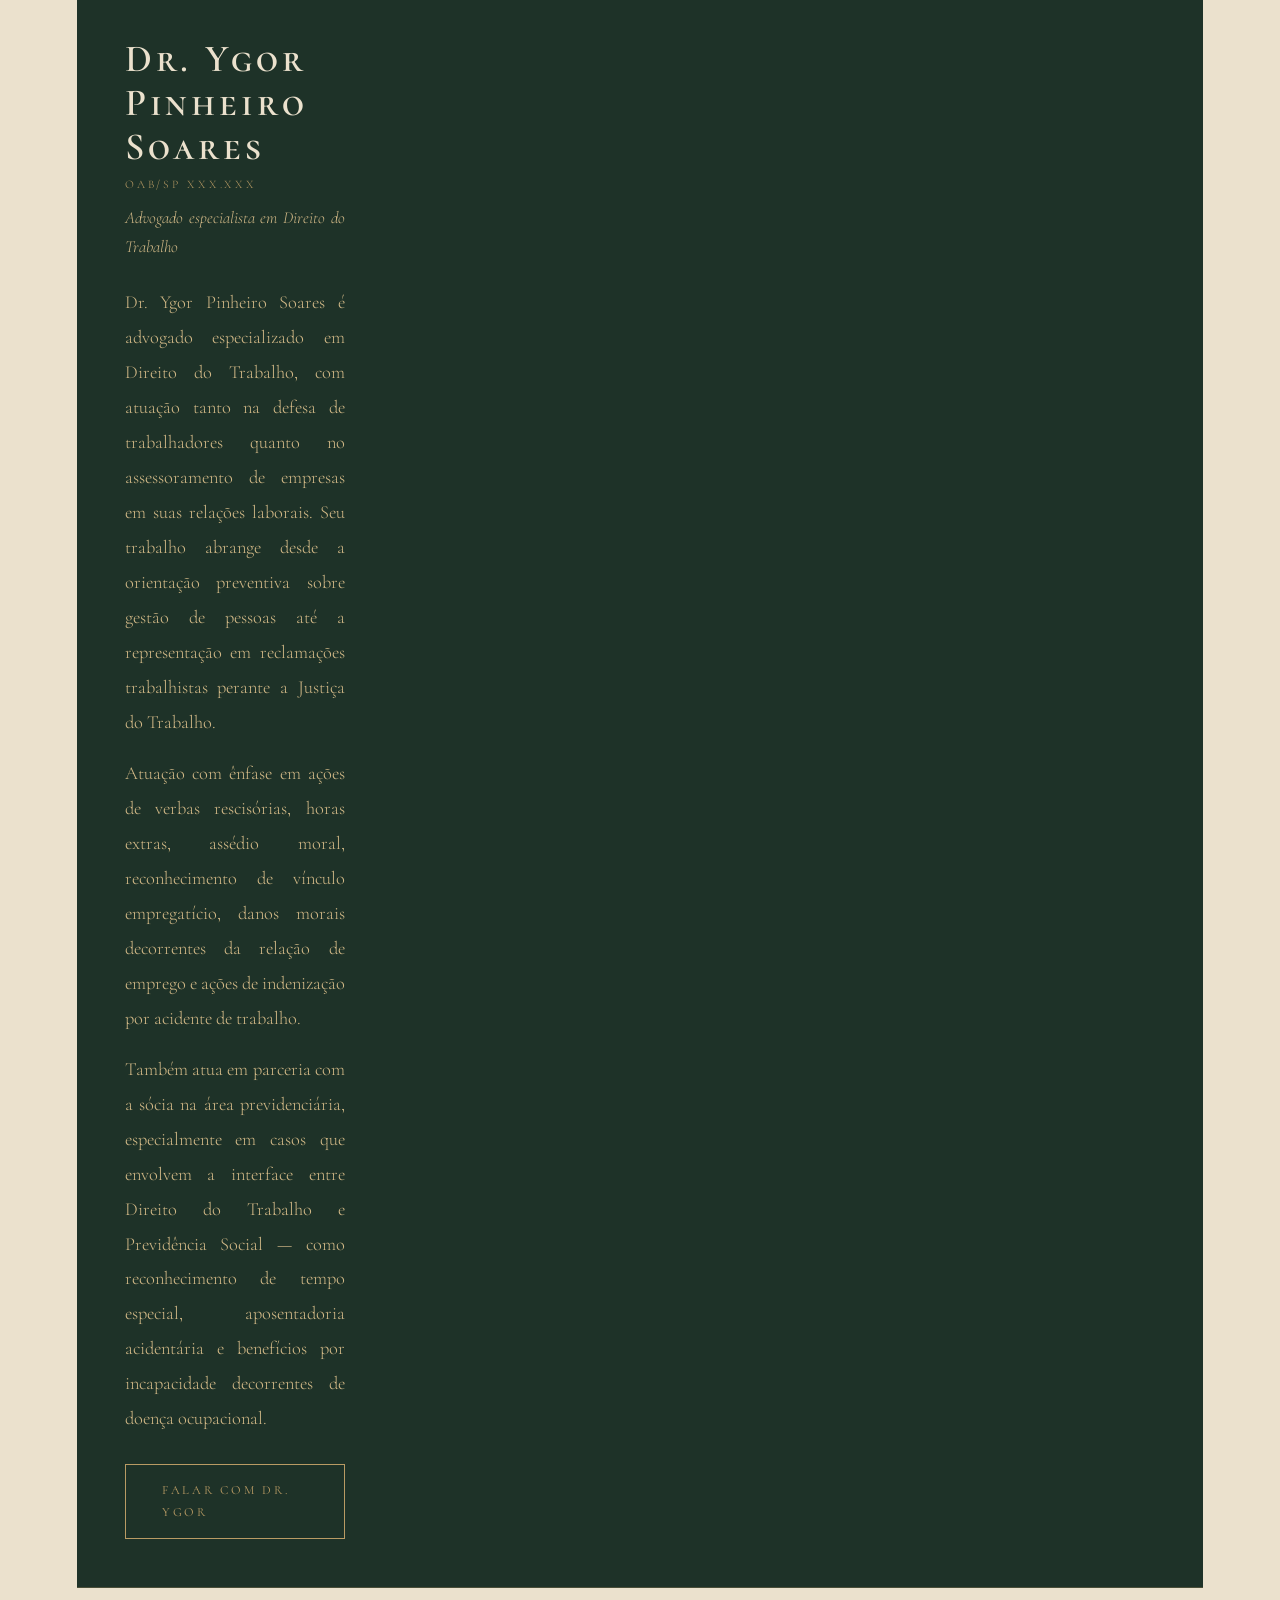
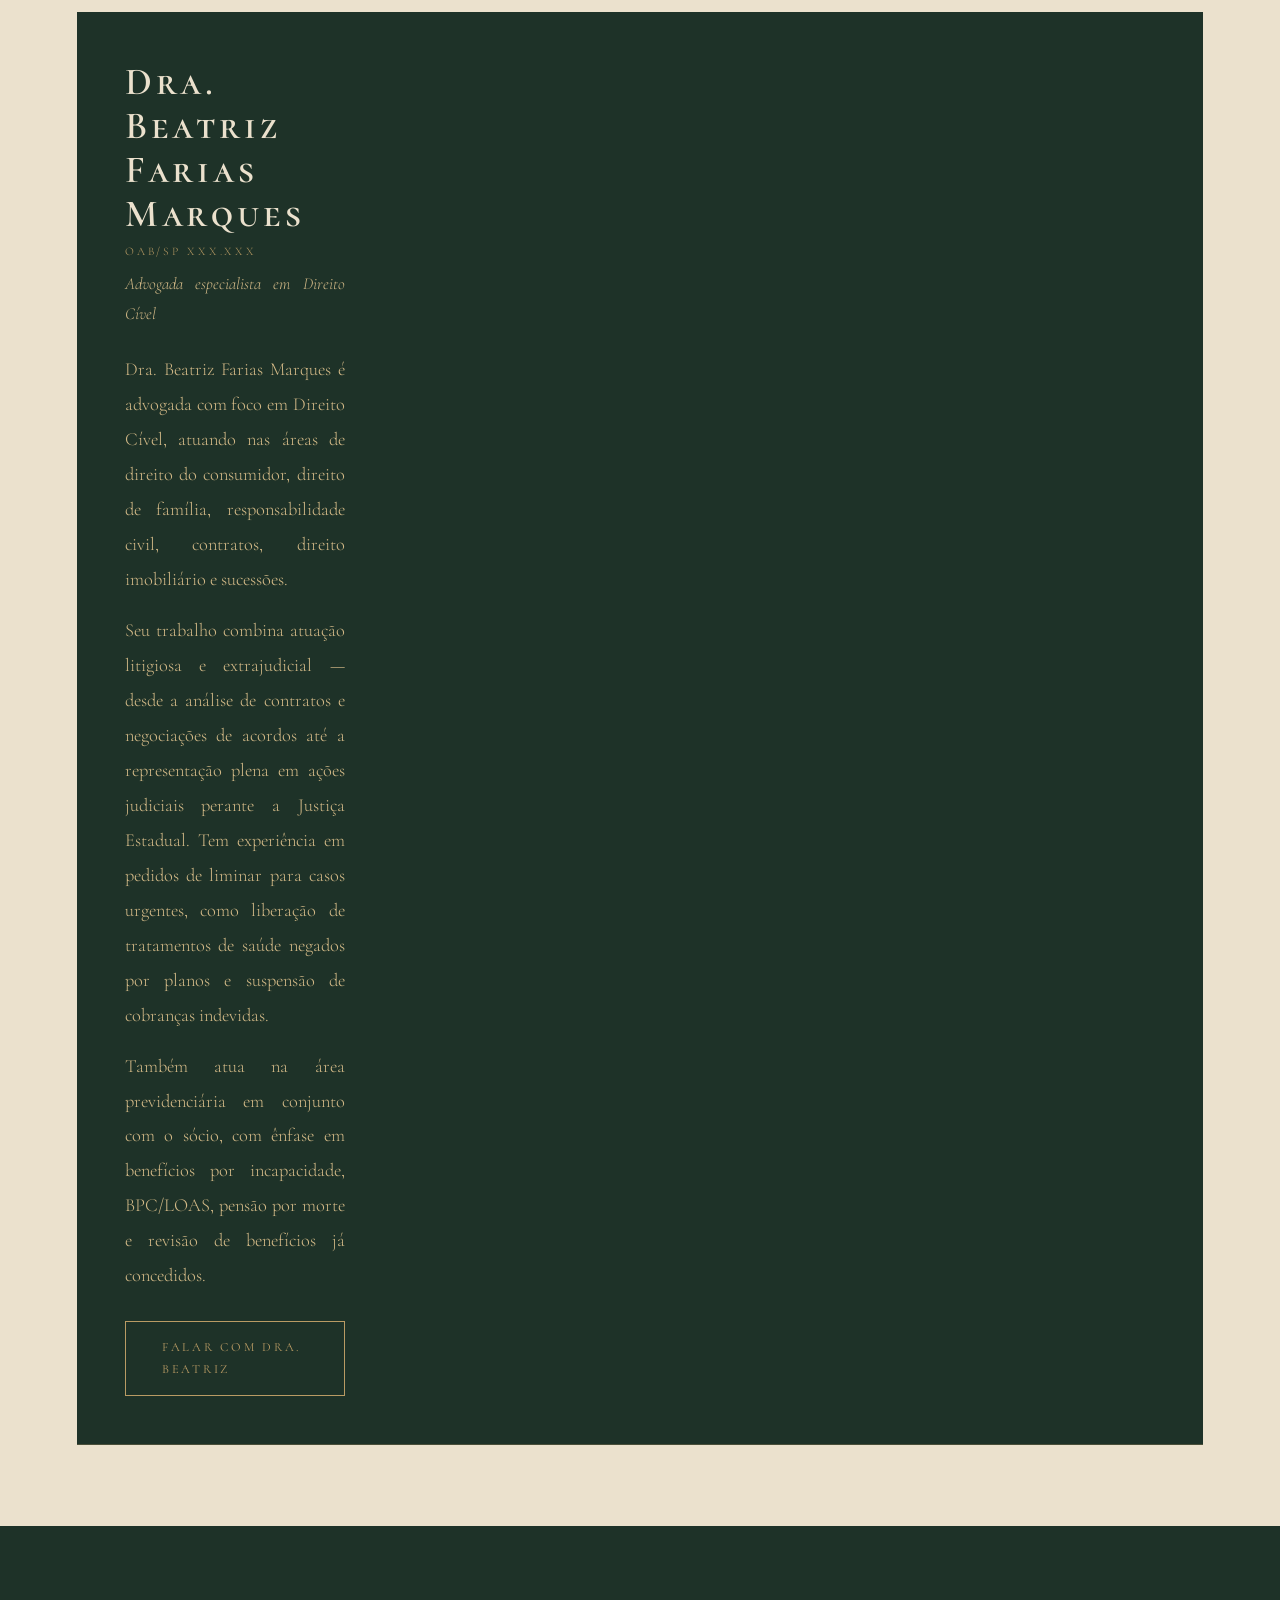
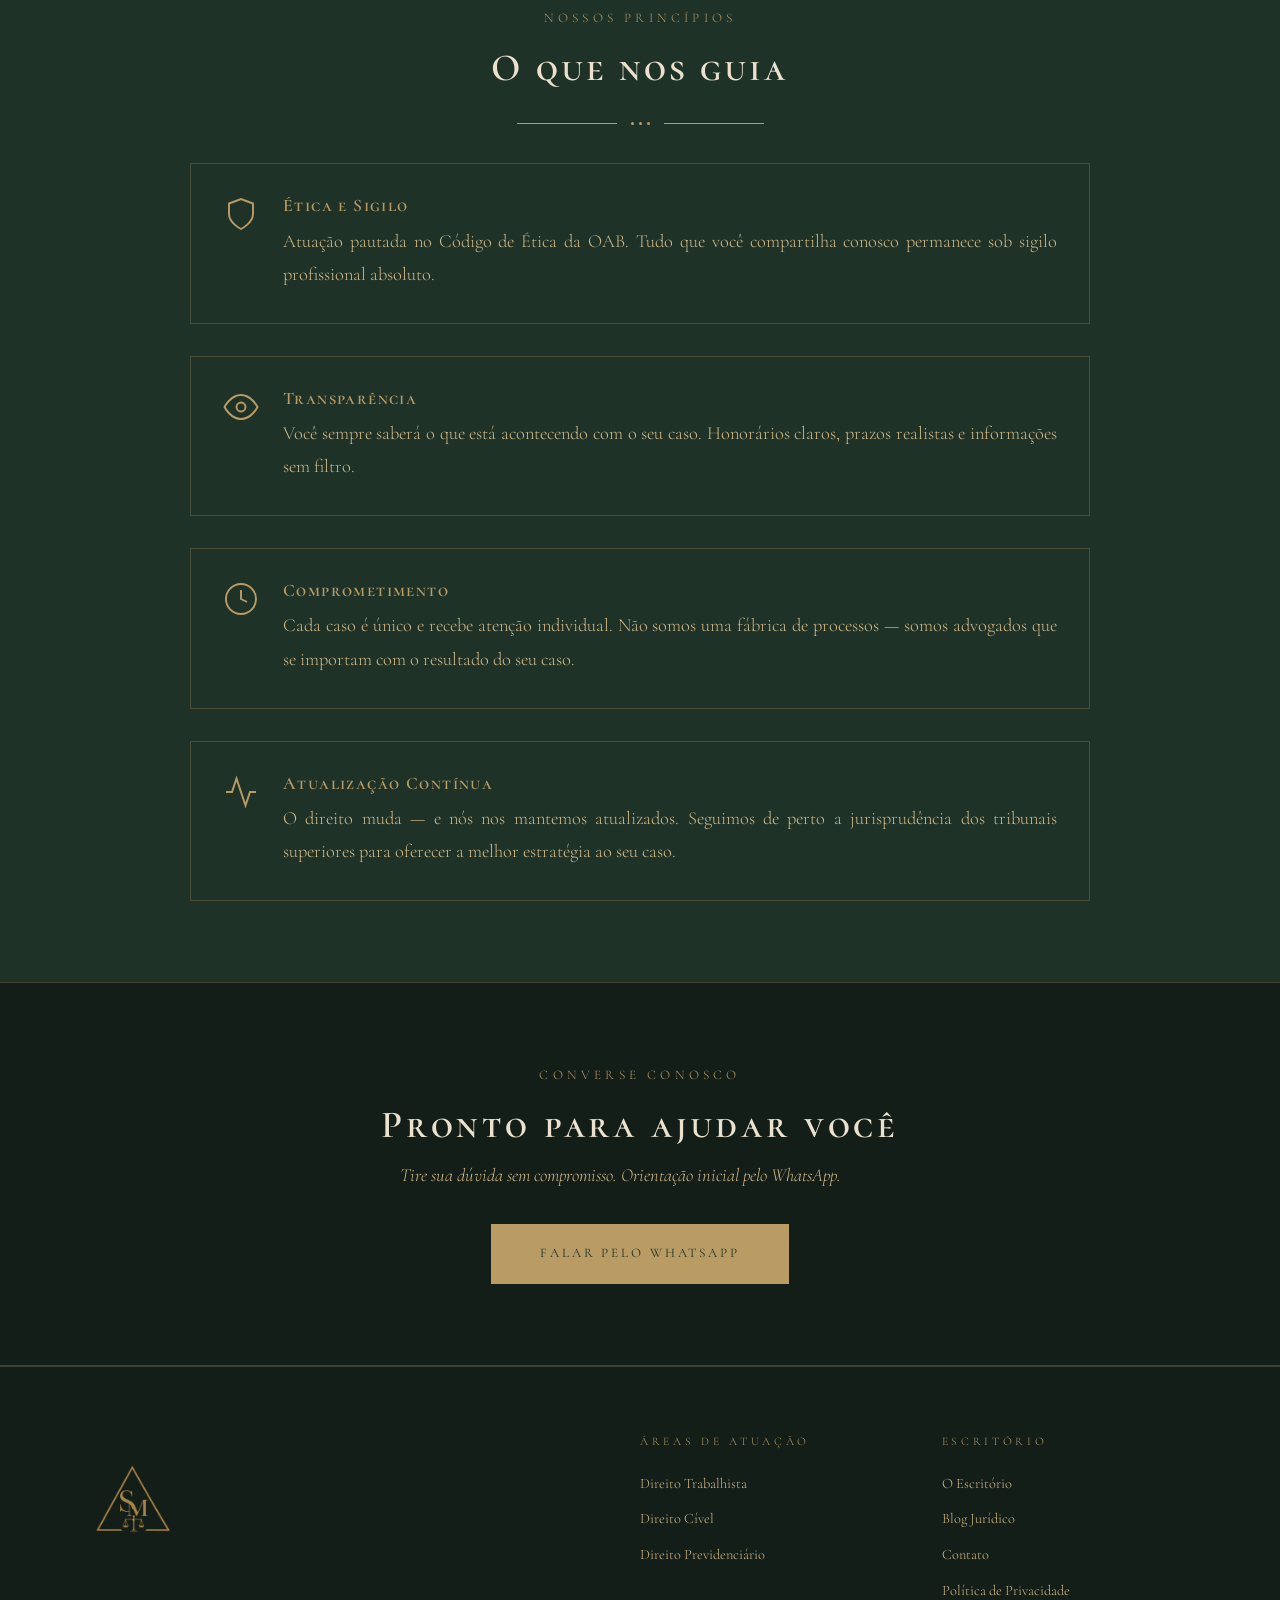
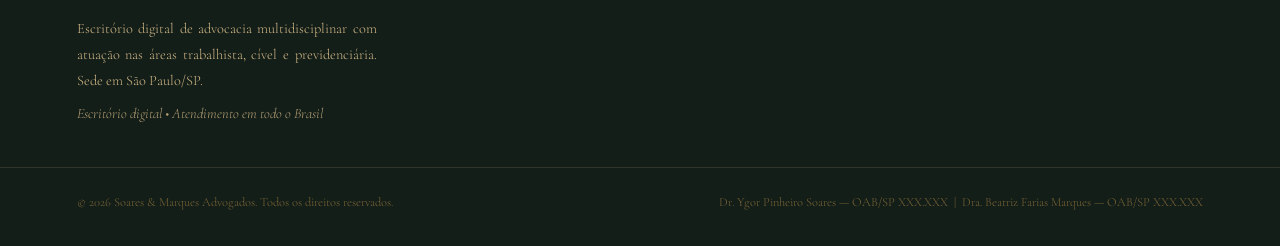
<file: sobre/index.html>
<!DOCTYPE html>
<html lang="pt-BR">
<head>
  <meta charset="UTF-8">
  <meta name="viewport" content="width=device-width, initial-scale=1.0">
  <title>O Escritório — Soares & Marques Advogados</title>
  <meta name="description" content="Conheça os sócios: Dr. Ygor Pinheiro Soares (trabalhista) e Dra. Beatriz Farias Marques (cível). Escritório digital com sede em São Paulo/SP. Atendimento em todo o Brasil.">
  <meta name="robots" content="index, follow">
  <meta name="author" content="Soares & Marques Advogados">
  <link rel="canonical" href="https://soaresemarques.adv.br/sobre/">
  <meta property="og:type" content="website">
  <meta property="og:title" content="O Escritório — Soares & Marques Advogados">
  <meta property="og:description" content="Advogados especialistas em Direito Trabalhista, Cível e Previdenciário. Escritório digital com atendimento em todo o Brasil.">
  <meta property="og:url" content="https://soaresemarques.adv.br/sobre/">
  <meta property="og:image" content="https://soaresemarques.adv.br/og-image.png">
  <meta property="og:locale" content="pt_BR">
  <meta name="twitter:card" content="summary_large_image">
  <meta name="twitter:title" content="O Escritório — Soares & Marques Advogados">
  <meta name="twitter:description" content="Advogados especialistas em Direito Trabalhista, Cível e Previdenciário.">
  <link rel="icon" type="image/png" sizes="32x32" href="../favicon_32.png">
  <link rel="icon" type="image/png" href="../favicon.png">
  <link rel="apple-touch-icon" href="../favicon.png">
  <link rel="preconnect" href="https://fonts.googleapis.com">
  <link rel="preconnect" href="https://fonts.gstatic.com" crossorigin>
  <link rel="stylesheet" href="../css/style.css">

  <!-- Google Analytics 4 -->
  <script async src="https://www.googletagmanager.com/gtag/js?id=G-XXXXXXXXXX"></script>
  <script>
    window.dataLayer = window.dataLayer || [];
    function gtag(){dataLayer.push(arguments);}
    gtag('js', new Date());
    gtag('config', 'G-XXXXXXXXXX');
  </script>

  <!-- Facebook Pixel -->
  <script>
    !function(f,b,e,v,n,t,s){if(f.fbq)return;n=f.fbq=function(){n.callMethod?
    n.callMethod.apply(n,arguments):n.queue.push(arguments)};if(!f._fbq)f._fbq=n;
    n.push=n;n.loaded=!0;n.version='2.0';n.queue=[];t=b.createElement(e);t.async=!0;
    t.src=v;s=b.getElementsByTagName(e)[0];s.parentNode.insertBefore(t,s)}(window,
    document,'script','https://connect.facebook.net/en_US/fbevents.js');
    fbq('init','YOUR_PIXEL_ID');
    fbq('track','PageView');
  </script>
  <noscript><img height="1" width="1" style="display:none"
    src="https://www.facebook.com/tr?id=YOUR_PIXEL_ID&ev=PageView&noscript=1"/></noscript>
</head>
<body>

  <a href="#conteudo" class="sr-only">Pular para o conteúdo</a>

  <main id="conteudo">

    <header class="page-hero">
      <div class="container">
        <p class="eyebrow">Quem somos</p>
        <h1>O Escritório</h1>
        <div class="divider" style="justify-content:center;margin:1.25rem auto">
          <div class="divider__line"></div>
          <div class="divider__dots"><span></span><span></span><span></span></div>
          <div class="divider__line"></div>
        </div>
        <p class="page-hero__desc">
          Uma parceria fundada na complementaridade técnica e no comprometimento com o cliente.
        </p>
      </div>
    </header>

    <!-- FILOSOFIA DO ESCRITÓRIO -->
    <section class="section section--dark">
      <div class="container">
        <div style="max-width:800px;margin:0 auto;text-align:center" class="reveal">
          <span class="eyebrow">Nossa missão</span>
          <h2 style="color:var(--champagne);margin-bottom:1.5rem">Advocacia com propósito</h2>
          <div class="divider" style="justify-content:center;margin-bottom:1.5rem">
            <div class="divider__line"></div>
            <div class="divider__dots"><span></span><span></span><span></span></div>
            <div class="divider__line"></div>
          </div>
          <p style="color:var(--dourado-claro);font-weight:300;line-height:1.9;font-size:1.05rem;margin-bottom:1rem">
            Soares & Marques Advogados nasceu da convicção de que advocacia de excelência deve ser acessível — não apenas em termos financeiros, mas em linguagem, transparência e relação de confiança com o cliente.
          </p>
          <p style="color:var(--dourado-claro);font-weight:300;line-height:1.9;font-size:1.05rem;margin-bottom:1rem">
            Formamos uma equipe multidisciplinar porque entendemos que os problemas jurídicos da vida real raramente cabem em uma única caixinha. Um trabalhador que foi demitido pode também precisar de orientação previdenciária. Uma separação pode envolver questões cíveis e previdenciárias.
          </p>
          <p style="color:var(--dourado-claro);font-weight:300;line-height:1.9;font-size:1.05rem">
            Nossa atuação é pautada no Código de Ética da OAB: sobriedade, honestidade intelectual, sigilo absoluto e informação jurídica séria — sem promessas de resultado.
          </p>
        </div>
      </div>
    </section>

    <!-- SÓCIOS -->
    <section class="section section--light" aria-labelledby="socios-titulo">
      <div class="container">
        <div class="section-header reveal">
          <span class="eyebrow" style="color:var(--texto-muted)">A equipe</span>
          <h2 id="socios-titulo" style="color:var(--texto-escuro)">Os Sócios</h2>
          <div class="divider">
            <div class="divider__line" style="background:var(--dourado)"></div>
            <div class="divider__dots"><span></span><span></span><span></span></div>
            <div class="divider__line" style="background:var(--dourado)"></div>
          </div>
        </div>

        <!-- CARDS INSTAGRAM -->
        <div class="insta-cards" style="margin-top:2.5rem">

          <div class="insta-card reveal reveal-d1" style="border-color:rgba(185,155,100,0.35)">
            <svg class="insta-card__icon" viewBox="0 0 24 24" fill="none" stroke="currentColor" stroke-width="1.4" aria-hidden="true">
              <rect x="2" y="2" width="20" height="20" rx="5" ry="5"/>
              <path d="M16 11.37A4 4 0 1112.63 8 4 4 0 0116 11.37z"/>
              <line x1="17.5" y1="6.5" x2="17.51" y2="6.5"/>
            </svg>
            <p class="insta-card__nome">Dr. Ygor Pinheiro Soares</p>
            <p class="insta-card__area">Direito Trabalhista</p>
            <p class="insta-card__frase">"Seus direitos trabalhistas explicados em linguagem simples. Siga e saiba quando e como agir."</p>
            <a href="https://www.instagram.com/ygorsoares_bjj/" class="btn" target="_blank" rel="noopener" aria-label="Seguir Dr. Ygor no Instagram">
              @ygorsoares_bjj
            </a>
          </div>

          <div class="insta-card reveal reveal-d2" style="border-color:rgba(185,155,100,0.35)">
            <svg class="insta-card__icon" viewBox="0 0 24 24" fill="none" stroke="currentColor" stroke-width="1.4" aria-hidden="true">
              <rect x="2" y="2" width="20" height="20" rx="5" ry="5"/>
              <path d="M16 11.37A4 4 0 1112.63 8 4 4 0 0116 11.37z"/>
              <line x1="17.5" y1="6.5" x2="17.51" y2="6.5"/>
            </svg>
            <p class="insta-card__nome">Dra. Beatriz Farias Marques</p>
            <p class="insta-card__area">Direito Cível e Previdenciário</p>
            <p class="insta-card__frase">"Família, contratos, aposentadoria: conteúdo jurídico para a vida real. Siga e fique por dentro."</p>
            <a href="https://www.instagram.com/beaf_marques/" class="btn" target="_blank" rel="noopener" aria-label="Seguir Dra. Beatriz no Instagram">
              @beaf_marques
            </a>
          </div>

        </div>

        <div style="height:3rem"></div>

        <!-- BIO DR. YGOR -->
        <div class="socio-full reveal" style="background:var(--verde-escuro);padding:3rem;margin-bottom:0">
          <div>
            <h2 class="socio-full__nome">Dr. Ygor Pinheiro Soares</h2>
            <p class="socio-full__oab">OAB/SP XXX.XXX</p>
            <p class="socio-full__area">Advogado especialista em Direito do Trabalho</p>
            <div class="socio-full__bio">
              <p>
                Dr. Ygor Pinheiro Soares é advogado especializado em Direito do Trabalho, com atuação tanto na defesa de trabalhadores quanto no assessoramento de empresas em suas relações laborais. Seu trabalho abrange desde a orientação preventiva sobre gestão de pessoas até a representação em reclamações trabalhistas perante a Justiça do Trabalho.
              </p>
              <p>
                Atuação com ênfase em ações de verbas rescisórias, horas extras, assédio moral, reconhecimento de vínculo empregatício, danos morais decorrentes da relação de emprego e ações de indenização por acidente de trabalho.
              </p>
              <p>
                Também atua em parceria com a sócia na área previdenciária, especialmente em casos que envolvem a interface entre Direito do Trabalho e Previdência Social — como reconhecimento de tempo especial, aposentadoria acidentária e benefícios por incapacidade decorrentes de doença ocupacional.
              </p>
            </div>
            <div style="margin-top:1.75rem">
              <a href="https://wa.me/5511991680688?text=Olá%20Dr.%20Ygor!%20Vi%20seu%20perfil%20no%20site%20e%20gostaria%20de%20uma%20consulta."
                 class="btn" target="_blank" rel="noopener"
                 style="border-color:var(--dourado);color:var(--dourado)">
                Falar com Dr. Ygor
              </a>
            </div>
          </div>
        </div>

        <div style="height:1.5rem"></div>

        <!-- BIO DRA. BEATRIZ -->
        <div class="socio-full reveal" style="background:var(--verde-escuro);padding:3rem">
          <div>
            <h2 class="socio-full__nome">Dra. Beatriz Farias Marques</h2>
            <p class="socio-full__oab">OAB/SP XXX.XXX</p>
            <p class="socio-full__area">Advogada especialista em Direito Cível</p>
            <div class="socio-full__bio">
              <p>
                Dra. Beatriz Farias Marques é advogada com foco em Direito Cível, atuando nas áreas de direito do consumidor, direito de família, responsabilidade civil, contratos, direito imobiliário e sucessões.
              </p>
              <p>
                Seu trabalho combina atuação litigiosa e extrajudicial — desde a análise de contratos e negociações de acordos até a representação plena em ações judiciais perante a Justiça Estadual. Tem experiência em pedidos de liminar para casos urgentes, como liberação de tratamentos de saúde negados por planos e suspensão de cobranças indevidas.
              </p>
              <p>
                Também atua na área previdenciária em conjunto com o sócio, com ênfase em benefícios por incapacidade, BPC/LOAS, pensão por morte e revisão de benefícios já concedidos.
              </p>
            </div>
            <div style="margin-top:1.75rem">
              <a href="https://wa.me/5515997554851?text=Olá%20Dra.%20Beatriz!%20Vi%20seu%20perfil%20no%20site%20e%20gostaria%20de%20uma%20consulta."
                 class="btn" target="_blank" rel="noopener"
                 style="border-color:var(--dourado);color:var(--dourado)">
                Falar com Dra. Beatriz
              </a>
            </div>
          </div>
        </div>
      </div>
    </section>

    <!-- VALORES -->
    <section class="section section--dark" aria-labelledby="valores-titulo">
      <div class="container">
        <div class="section-header reveal">
          <span class="eyebrow">Nossos princípios</span>
          <h2 id="valores-titulo">O que nos guia</h2>
          <div class="divider">
            <div class="divider__line"></div>
            <div class="divider__dots"><span></span><span></span><span></span></div>
            <div class="divider__line"></div>
          </div>
        </div>

        <div style="display:grid;grid-template-columns:1fr;gap:2rem;max-width:900px;margin:0 auto">

          <div style="display:flex;gap:1.5rem;align-items:flex-start;border:var(--borda);padding:2rem" class="reveal reveal-d1">
            <svg width="36" height="36" viewBox="0 0 24 24" fill="none" stroke="var(--dourado)" stroke-width="1.3" flex-shrink="0" aria-hidden="true" style="min-width:36px"><path d="M12 22s8-4 8-10V5l-8-3-8 3v7c0 6 8 10 8 10z"/></svg>
            <div>
              <h3 style="color:var(--dourado);font-size:1.1rem;margin-bottom:.5rem">Ética e Sigilo</h3>
              <p style="color:var(--dourado-claro);font-weight:300;line-height:1.8">Atuação pautada no Código de Ética da OAB. Tudo que você compartilha conosco permanece sob sigilo profissional absoluto.</p>
            </div>
          </div>

          <div style="display:flex;gap:1.5rem;align-items:flex-start;border:var(--borda);padding:2rem" class="reveal reveal-d2">
            <svg width="36" height="36" viewBox="0 0 24 24" fill="none" stroke="var(--dourado)" stroke-width="1.3" aria-hidden="true" style="min-width:36px"><path d="M1 12s4-8 11-8 11 8 11 8-4 8-11 8-11-8-11-8z"/><circle cx="12" cy="12" r="3"/></svg>
            <div>
              <h3 style="color:var(--dourado);font-size:1.1rem;margin-bottom:.5rem">Transparência</h3>
              <p style="color:var(--dourado-claro);font-weight:300;line-height:1.8">Você sempre saberá o que está acontecendo com o seu caso. Honorários claros, prazos realistas e informações sem filtro.</p>
            </div>
          </div>

          <div style="display:flex;gap:1.5rem;align-items:flex-start;border:var(--borda);padding:2rem" class="reveal reveal-d3">
            <svg width="36" height="36" viewBox="0 0 24 24" fill="none" stroke="var(--dourado)" stroke-width="1.3" aria-hidden="true" style="min-width:36px"><circle cx="12" cy="12" r="10"/><polyline points="12 6 12 12 16 14"/></svg>
            <div>
              <h3 style="color:var(--dourado);font-size:1.1rem;margin-bottom:.5rem">Comprometimento</h3>
              <p style="color:var(--dourado-claro);font-weight:300;line-height:1.8">Cada caso é único e recebe atenção individual. Não somos uma fábrica de processos — somos advogados que se importam com o resultado do seu caso.</p>
            </div>
          </div>

          <div style="display:flex;gap:1.5rem;align-items:flex-start;border:var(--borda);padding:2rem" class="reveal reveal-d1">
            <svg width="36" height="36" viewBox="0 0 24 24" fill="none" stroke="var(--dourado)" stroke-width="1.3" aria-hidden="true" style="min-width:36px"><polyline points="22 12 18 12 15 21 9 3 6 12 2 12"/></svg>
            <div>
              <h3 style="color:var(--dourado);font-size:1.1rem;margin-bottom:.5rem">Atualização Contínua</h3>
              <p style="color:var(--dourado-claro);font-weight:300;line-height:1.8">O direito muda — e nós nos mantemos atualizados. Seguimos de perto a jurisprudência dos tribunais superiores para oferecer a melhor estratégia ao seu caso.</p>
            </div>
          </div>

        </div>
      </div>
    </section>

    <!-- CTA -->
    <section class="cta-wa section">
      <div class="container">
        <span class="eyebrow reveal">Converse conosco</span>
        <h2 class="reveal">Pronto para ajudar você</h2>
        <p class="reveal">Tire sua dúvida sem compromisso. Orientação inicial pelo WhatsApp.</p>
        <a href="https://wa.me/5515997554851?text=Olá!%20Conheci%20o%20escritório%20pelo%20site%20e%20gostaria%20de%20uma%20orientação."
           class="btn btn--filled btn--lg reveal" target="_blank" rel="noopener">
          Falar pelo WhatsApp
        </a>
      </div>
    </section>

  </main>

  <script src="../js/main.js"></script>
</body>
</html>
</file>
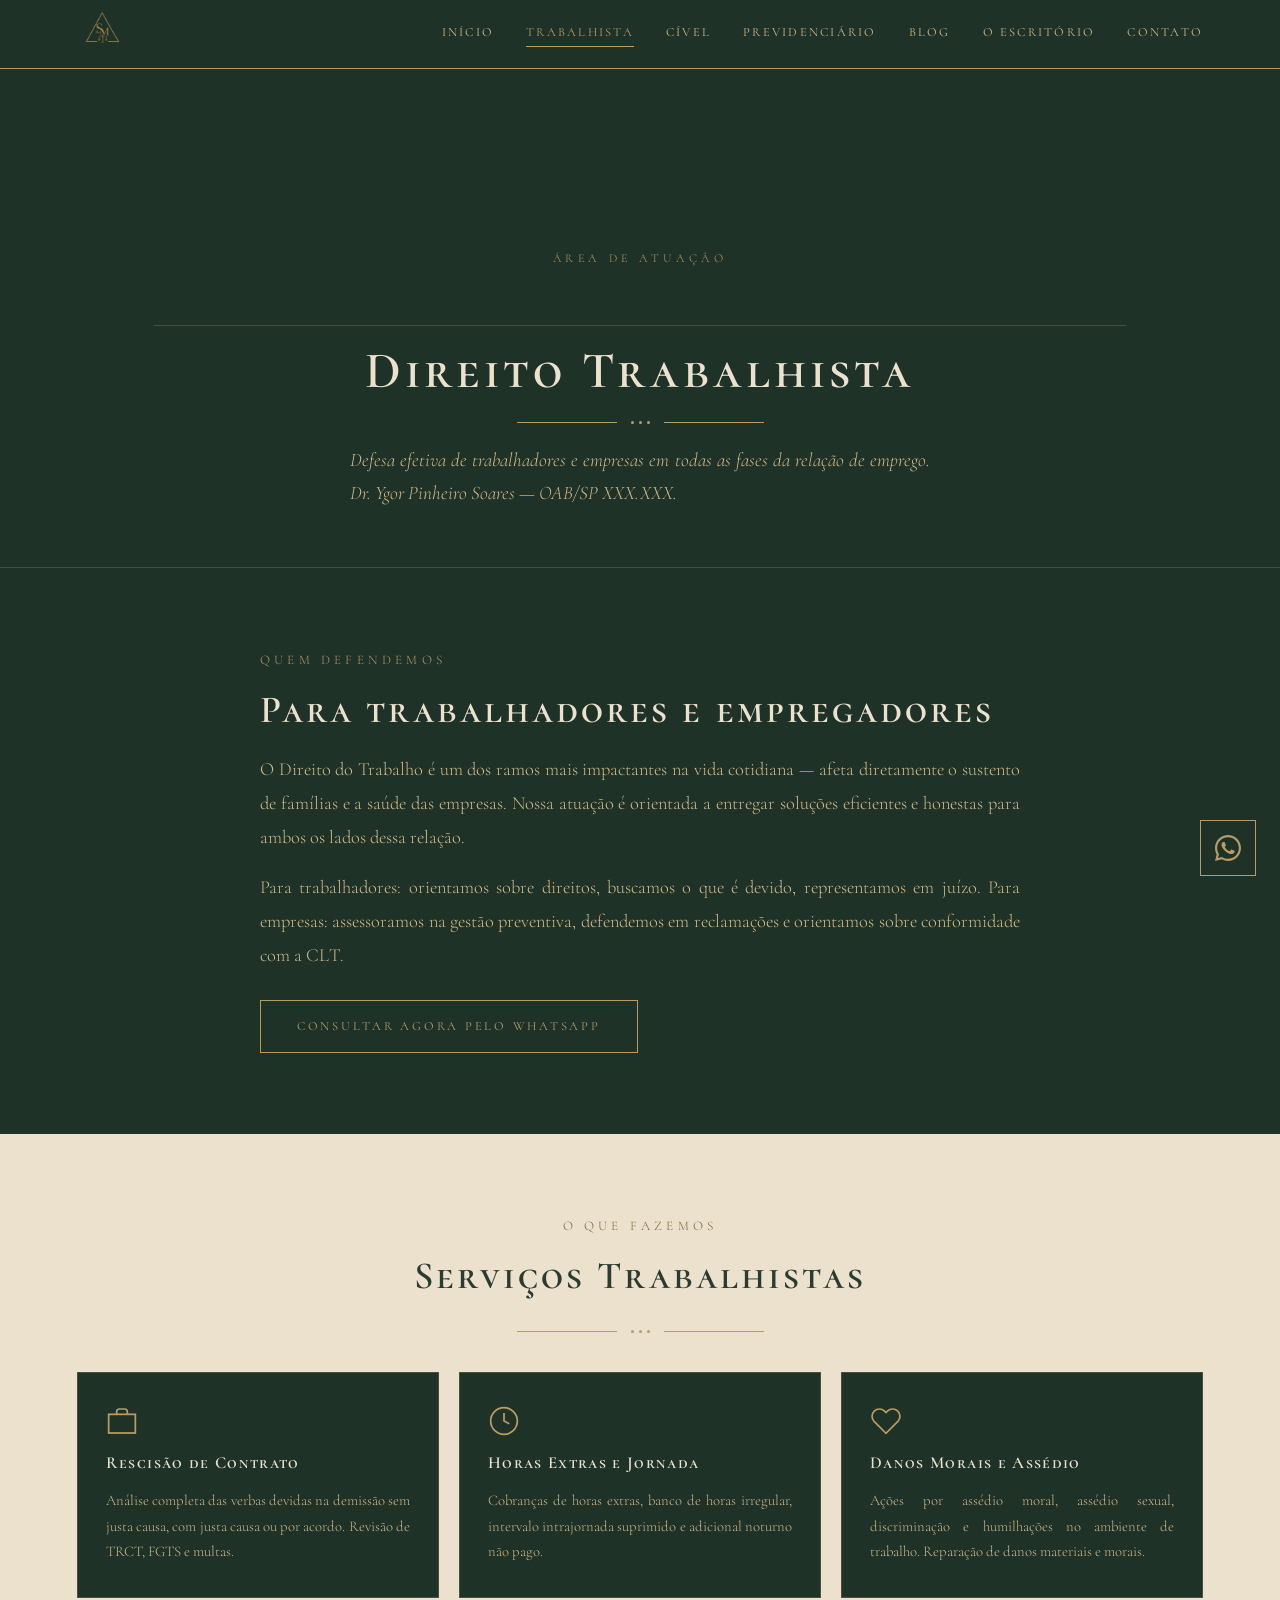
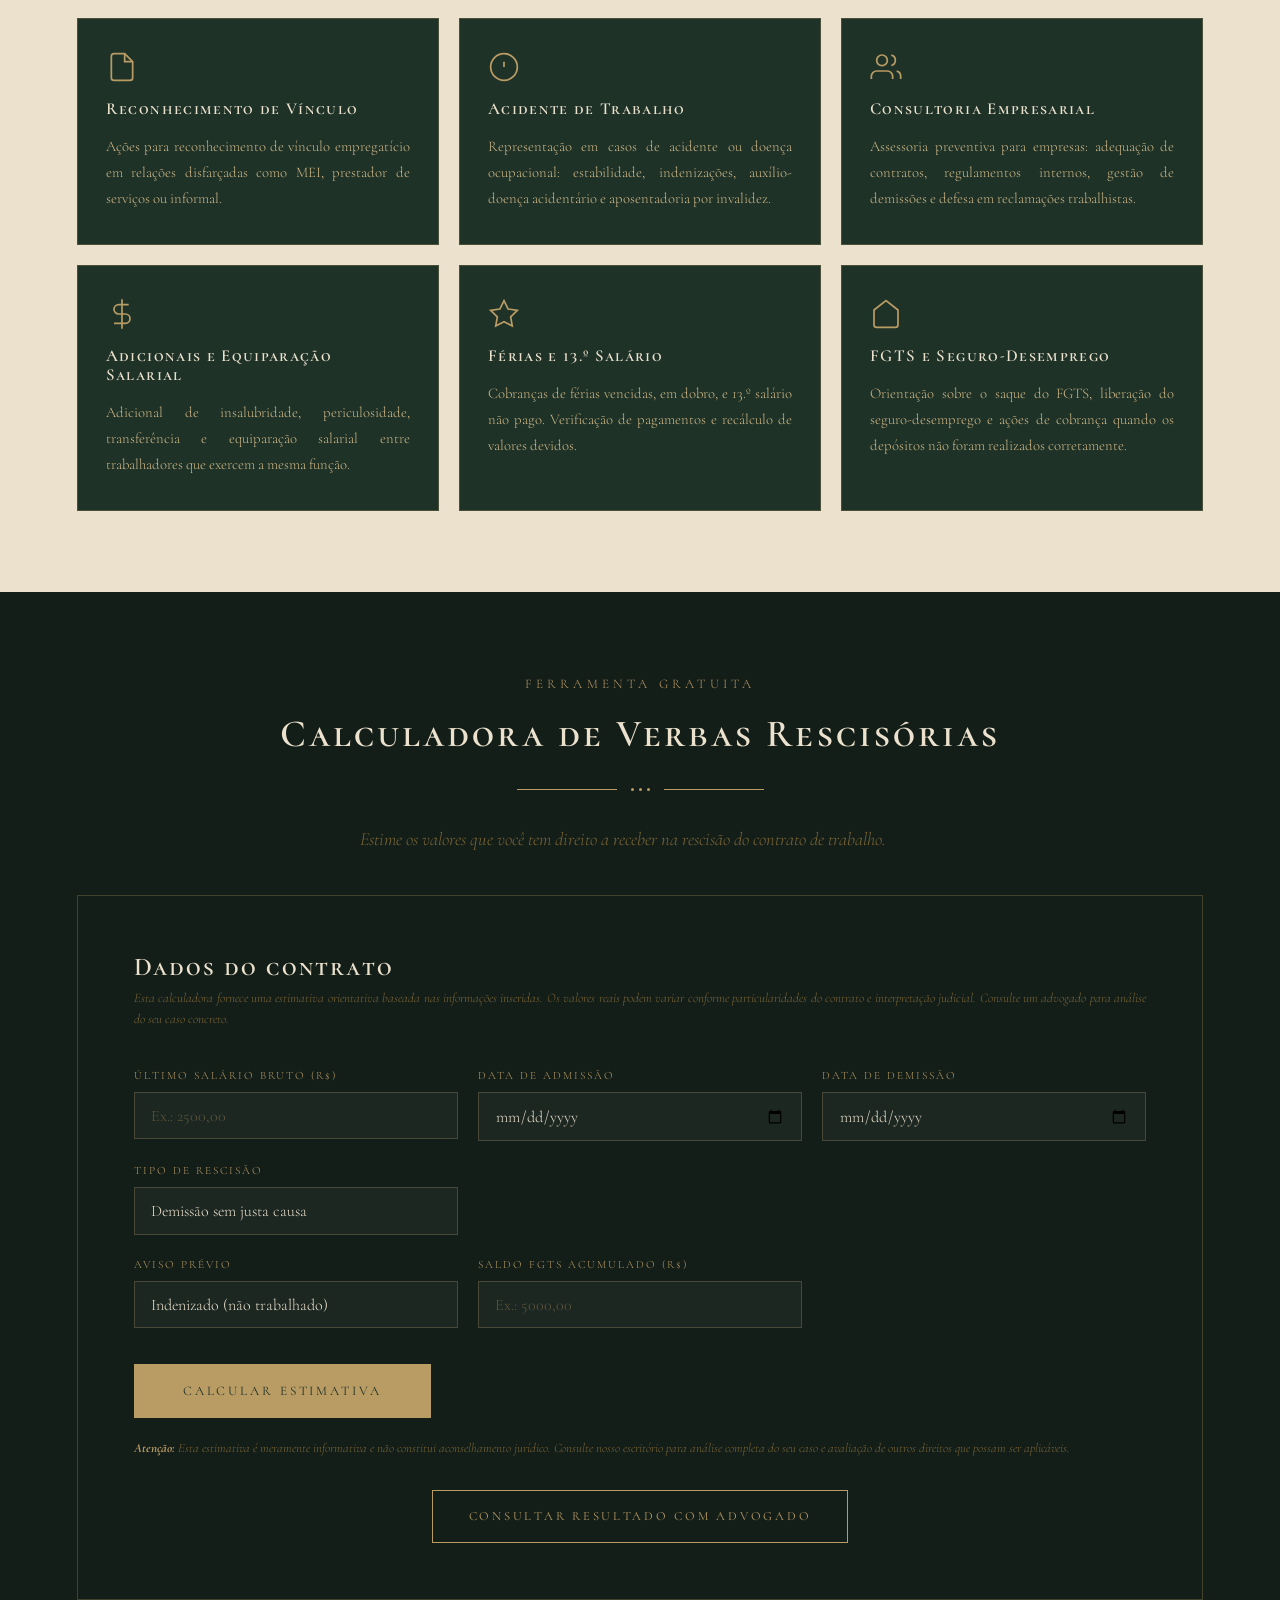
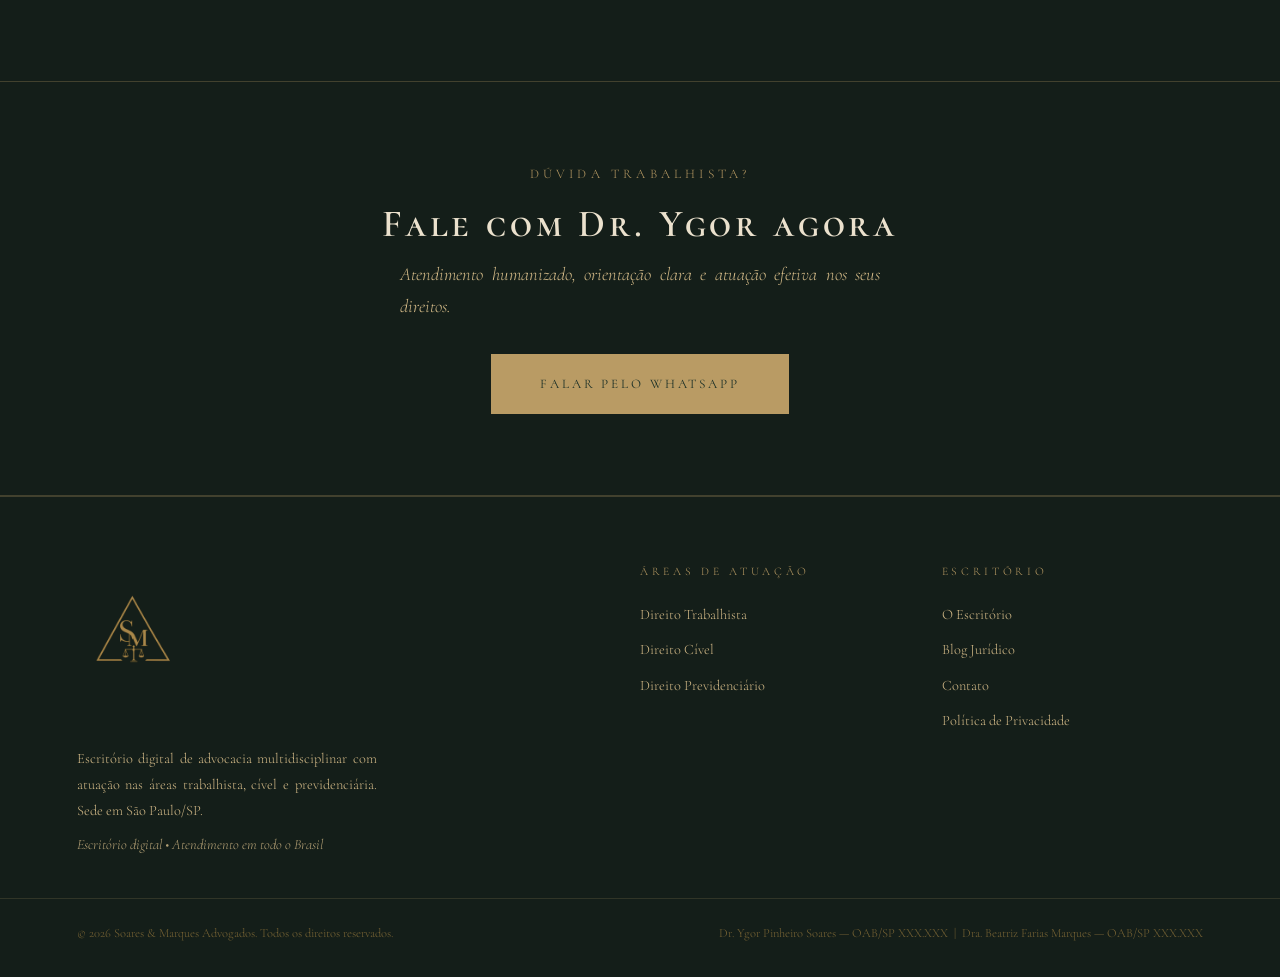
<file: trabalhista/index.html>
<!DOCTYPE html>
<html lang="pt-BR">
<head>
  <meta charset="UTF-8">
  <meta name="viewport" content="width=device-width, initial-scale=1.0">
  <title>Direito Trabalhista — Soares & Marques Advogados</title>
  <meta name="description" content="Defesa de trabalhadores e empresas em ações trabalhistas: verbas rescisórias, horas extras, assédio, vínculo empregatício e mais. Dr. Ygor Pinheiro Soares. Atendimento em todo o Brasil.">
  <meta name="robots" content="index, follow">
  <meta name="author" content="Soares & Marques Advogados">
  <meta name="keywords" content="advogado trabalhista, direito do trabalho, verbas rescisórias, demissão sem justa causa, horas extras, São Paulo, Brasil">
  <link rel="canonical" href="https://soaresemarques.adv.br/trabalhista/">
  <meta property="og:type" content="website">
  <meta property="og:title" content="Direito Trabalhista — Soares & Marques Advogados">
  <meta property="og:description" content="Especialistas em Direito do Trabalho. Calculadora gratuita de verbas rescisórias. Atendimento em todo o Brasil.">
  <meta property="og:url" content="https://soaresemarques.adv.br/trabalhista/">
  <meta property="og:image" content="https://soaresemarques.adv.br/og-image.png">
  <meta property="og:locale" content="pt_BR">
  <meta name="twitter:card" content="summary_large_image">
  <meta name="twitter:title" content="Direito Trabalhista — Soares & Marques Advogados">
  <meta name="twitter:description" content="Especialistas em Direito do Trabalho. Calculadora gratuita de verbas rescisórias.">
  <link rel="icon" type="image/png" sizes="32x32" href="../favicon_32.png">
  <link rel="icon" type="image/png" href="../favicon.png">
  <link rel="apple-touch-icon" href="../favicon.png">
  <link rel="preconnect" href="https://fonts.googleapis.com">
  <link rel="preconnect" href="https://fonts.gstatic.com" crossorigin>
  <link rel="stylesheet" href="../css/style.css">

  <!-- Google Analytics 4 -->
  <script async src="https://www.googletagmanager.com/gtag/js?id=G-XXXXXXXXXX"></script>
  <script>
    window.dataLayer = window.dataLayer || [];
    function gtag(){dataLayer.push(arguments);}
    gtag('js', new Date());
    gtag('config', 'G-XXXXXXXXXX');
  </script>

  <!-- Facebook Pixel -->
  <script>
    !function(f,b,e,v,n,t,s){if(f.fbq)return;n=f.fbq=function(){n.callMethod?
    n.callMethod.apply(n,arguments):n.queue.push(arguments)};if(!f._fbq)f._fbq=n;
    n.push=n;n.loaded=!0;n.version='2.0';n.queue=[];t=b.createElement(e);t.async=!0;
    t.src=v;s=b.getElementsByTagName(e)[0];s.parentNode.insertBefore(t,s)}(window,
    document,'script','https://connect.facebook.net/en_US/fbevents.js');
    fbq('init','YOUR_PIXEL_ID');
    fbq('track','PageView');
  </script>
  <noscript><img height="1" width="1" style="display:none"
    src="https://www.facebook.com/tr?id=YOUR_PIXEL_ID&ev=PageView&noscript=1"/></noscript>
  <script type="application/ld+json">
  {
    "@context": "https://schema.org",
    "@type": "LegalService",
    "name": "Soares & Marques — Direito Trabalhista",
    "description": "Advocacia especializada em Direito do Trabalho",
    "url": "https://soaresemarques.adv.br/trabalhista/",
    "member": { "@type": "Person", "name": "Dr. Ygor Pinheiro Soares" }
  }
  </script>
</head>
<body>

  <a href="#conteudo" class="sr-only">Pular para o conteúdo</a>

  <main id="conteudo">

    <!-- PAGE HERO -->
    <header class="page-hero">
      <div class="container">
        <p class="page-hero .eyebrow eyebrow">Área de Atuação</p>
        <h1>Direito Trabalhista</h1>
        <div class="divider" style="justify-content:center;margin:1.25rem auto">
          <div class="divider__line"></div>
          <div class="divider__dots"><span></span><span></span><span></span></div>
          <div class="divider__line"></div>
        </div>
        <p class="page-hero__desc">
          Defesa efetiva de trabalhadores e empresas em todas as fases da relação de emprego. Dr. Ygor Pinheiro Soares — OAB/SP XXX.XXX.
        </p>
      </div>
    </header>

    <!-- INTRO -->
    <section class="section section--dark">
      <div class="container">
        <div style="display:grid;grid-template-columns:1fr;gap:3rem;align-items:start" class="reveal">
          <div style="max-width:760px;margin:0 auto">
            <span class="eyebrow">Quem defendemos</span>
            <h2 style="color:var(--champagne);margin-bottom:1.25rem">Para trabalhadores e empregadores</h2>
            <p style="color:var(--dourado-claro);font-weight:300;line-height:1.85;margin-bottom:1rem">
              O Direito do Trabalho é um dos ramos mais impactantes na vida cotidiana — afeta diretamente o sustento de famílias e a saúde das empresas. Nossa atuação é orientada a entregar soluções eficientes e honestas para ambos os lados dessa relação.
            </p>
            <p style="color:var(--dourado-claro);font-weight:300;line-height:1.85;margin-bottom:1.75rem">
              Para trabalhadores: orientamos sobre direitos, buscamos o que é devido, representamos em juízo. Para empresas: assessoramos na gestão preventiva, defendemos em reclamações e orientamos sobre conformidade com a CLT.
            </p>
            <a href="https://wa.me/5511991680688?text=Olá!%20Tenho%20uma%20dúvida%20sobre%20direito%20trabalhista."
               class="btn" target="_blank" rel="noopener">Consultar agora pelo WhatsApp</a>
          </div>
        </div>
      </div>
    </section>

    <!-- SERVIÇOS -->
    <section class="section section--light" aria-labelledby="servicos-titulo">
      <div class="container">
        <div class="section-header reveal">
          <span class="eyebrow" style="color:var(--texto-muted)">O que fazemos</span>
          <h2 id="servicos-titulo" style="color:var(--texto-escuro)">Serviços Trabalhistas</h2>
          <div class="divider">
            <div class="divider__line" style="background:var(--dourado)"></div>
            <div class="divider__dots"><span></span><span></span><span></span></div>
            <div class="divider__line" style="background:var(--dourado)"></div>
          </div>
        </div>

        <div class="services-grid">

          <div class="service-card reveal reveal-d1">
            <svg class="service-card__icon" viewBox="0 0 24 24" fill="none" stroke="currentColor" stroke-width="1.3" aria-hidden="true">
              <rect x="2" y="7" width="20" height="14"/><path d="M16 7V5a2 2 0 00-2-2h-4a2 2 0 00-2 2v2"/>
            </svg>
            <h3 class="service-card__title">Rescisão de Contrato</h3>
            <p class="service-card__desc">Análise completa das verbas devidas na demissão sem justa causa, com justa causa ou por acordo. Revisão de TRCT, FGTS e multas.</p>
          </div>

          <div class="service-card reveal reveal-d2">
            <svg class="service-card__icon" viewBox="0 0 24 24" fill="none" stroke="currentColor" stroke-width="1.3" aria-hidden="true">
              <circle cx="12" cy="12" r="10"/><polyline points="12 6 12 12 16 14"/>
            </svg>
            <h3 class="service-card__title">Horas Extras e Jornada</h3>
            <p class="service-card__desc">Cobranças de horas extras, banco de horas irregular, intervalo intrajornada suprimido e adicional noturno não pago.</p>
          </div>

          <div class="service-card reveal reveal-d3">
            <svg class="service-card__icon" viewBox="0 0 24 24" fill="none" stroke="currentColor" stroke-width="1.3" aria-hidden="true">
              <path d="M20.84 4.61a5.5 5.5 0 00-7.78 0L12 5.67l-1.06-1.06a5.5 5.5 0 00-7.78 7.78l1.06 1.06L12 21.23l7.78-7.78 1.06-1.06a5.5 5.5 0 000-7.78z"/>
            </svg>
            <h3 class="service-card__title">Danos Morais e Assédio</h3>
            <p class="service-card__desc">Ações por assédio moral, assédio sexual, discriminação e humilhações no ambiente de trabalho. Reparação de danos materiais e morais.</p>
          </div>

          <div class="service-card reveal reveal-d1">
            <svg class="service-card__icon" viewBox="0 0 24 24" fill="none" stroke="currentColor" stroke-width="1.3" aria-hidden="true">
              <path d="M14 2H6a2 2 0 00-2 2v16a2 2 0 002 2h12a2 2 0 002-2V8z"/><polyline points="14 2 14 8 20 8"/>
            </svg>
            <h3 class="service-card__title">Reconhecimento de Vínculo</h3>
            <p class="service-card__desc">Ações para reconhecimento de vínculo empregatício em relações disfarçadas como MEI, prestador de serviços ou informal.</p>
          </div>

          <div class="service-card reveal reveal-d2">
            <svg class="service-card__icon" viewBox="0 0 24 24" fill="none" stroke="currentColor" stroke-width="1.3" aria-hidden="true">
              <circle cx="12" cy="12" r="10"/><line x1="12" y1="8" x2="12" y2="12"/><line x1="12" y1="16" x2="12.01" y2="16"/>
            </svg>
            <h3 class="service-card__title">Acidente de Trabalho</h3>
            <p class="service-card__desc">Representação em casos de acidente ou doença ocupacional: estabilidade, indenizações, auxílio-doença acidentário e aposentadoria por invalidez.</p>
          </div>

          <div class="service-card reveal reveal-d3">
            <svg class="service-card__icon" viewBox="0 0 24 24" fill="none" stroke="currentColor" stroke-width="1.3" aria-hidden="true">
              <path d="M17 21v-2a4 4 0 00-4-4H5a4 4 0 00-4 4v2"/><circle cx="9" cy="7" r="4"/>
              <path d="M23 21v-2a4 4 0 00-3-3.87M16 3.13a4 4 0 010 7.75"/>
            </svg>
            <h3 class="service-card__title">Consultoria Empresarial</h3>
            <p class="service-card__desc">Assessoria preventiva para empresas: adequação de contratos, regulamentos internos, gestão de demissões e defesa em reclamações trabalhistas.</p>
          </div>

          <div class="service-card reveal reveal-d1">
            <svg class="service-card__icon" viewBox="0 0 24 24" fill="none" stroke="currentColor" stroke-width="1.3" aria-hidden="true">
              <line x1="12" y1="1" x2="12" y2="23"/><path d="M17 5H9.5a3.5 3.5 0 000 7h5a3.5 3.5 0 010 7H6"/>
            </svg>
            <h3 class="service-card__title">Adicionais e Equiparação Salarial</h3>
            <p class="service-card__desc">Adicional de insalubridade, periculosidade, transferência e equiparação salarial entre trabalhadores que exercem a mesma função.</p>
          </div>

          <div class="service-card reveal reveal-d2">
            <svg class="service-card__icon" viewBox="0 0 24 24" fill="none" stroke="currentColor" stroke-width="1.3" aria-hidden="true">
              <polygon points="12 2 15.09 8.26 22 9.27 17 14.14 18.18 21.02 12 17.77 5.82 21.02 7 14.14 2 9.27 8.91 8.26 12 2"/>
            </svg>
            <h3 class="service-card__title">Férias e 13.º Salário</h3>
            <p class="service-card__desc">Cobranças de férias vencidas, em dobro, e 13.º salário não pago. Verificação de pagamentos e recálculo de valores devidos.</p>
          </div>

          <div class="service-card reveal reveal-d3">
            <svg class="service-card__icon" viewBox="0 0 24 24" fill="none" stroke="currentColor" stroke-width="1.3" aria-hidden="true">
              <path d="M3 9l9-7 9 7v11a2 2 0 01-2 2H5a2 2 0 01-2-2z"/>
            </svg>
            <h3 class="service-card__title">FGTS e Seguro-Desemprego</h3>
            <p class="service-card__desc">Orientação sobre o saque do FGTS, liberação do seguro-desemprego e ações de cobrança quando os depósitos não foram realizados corretamente.</p>
          </div>

        </div>
      </div>
    </section>

    <!-- CALCULADORA -->
    <section class="section section--darker" id="calculadora" aria-labelledby="calc-titulo">
      <div class="container">
        <div class="section-header reveal" style="margin-bottom:2.5rem">
          <span class="eyebrow">Ferramenta gratuita</span>
          <h2 id="calc-titulo">Calculadora de Verbas Rescisórias</h2>
          <div class="divider">
            <div class="divider__line"></div>
            <div class="divider__dots"><span></span><span></span><span></span></div>
            <div class="divider__line"></div>
          </div>
          <p>Estime os valores que você tem direito a receber na rescisão do contrato de trabalho.</p>
        </div>

        <div class="calc-wrap reveal">
          <h3>Dados do contrato</h3>
          <p class="calc-disclaimer">
            Esta calculadora fornece uma estimativa orientativa baseada nas informações inseridas. Os valores reais podem variar conforme particularidades do contrato e interpretação judicial. Consulte um advogado para análise do seu caso concreto.
          </p>

          <div class="form-row">
            <div class="form-group">
              <label for="t-salario">Último salário bruto (R$)</label>
              <input type="number" id="t-salario" placeholder="Ex.: 2500,00" min="0" step="0.01" inputmode="decimal">
            </div>
            <div class="form-group">
              <label for="t-data-inicio">Data de admissão</label>
              <input type="date" id="t-data-inicio" aria-label="Data de admissão">
            </div>
            <div class="form-group">
              <label for="t-data-fim">Data de demissão</label>
              <input type="date" id="t-data-fim" aria-label="Data de demissão">
            </div>
          </div>

          <div class="form-row" id="t-meses-display" style="display:none">
            <div class="form-group">
              <p style="font-family:var(--font-display);font-size:.7rem;letter-spacing:.18em;text-transform:uppercase;color:var(--dourado);margin-bottom:.35rem">Tempo calculado</p>
              <p id="t-meses-texto" style="color:var(--champagne);font-family:var(--font-body);font-size:1rem"></p>
              <input type="hidden" id="t-meses" value="0">
            </div>
          </div>

          <div class="form-row">
            <div class="form-group">
              <label for="t-tipo">Tipo de rescisão</label>
              <select id="t-tipo">
                <option value="semjusta">Demissão sem justa causa</option>
                <option value="acordo">Acordo entre as partes (art. 484-A)</option>
                <option value="comjusta">Demissão com justa causa</option>
                <option value="pedido">Pedido de demissão</option>
              </select>
            </div>
          </div>

          <div class="form-row">
            <div class="form-group">
              <label for="t-aviso">Aviso prévio</label>
              <select id="t-aviso">
                <option value="indenizado">Indenizado (não trabalhado)</option>
                <option value="trabalhado">Trabalhado</option>
              </select>
            </div>
            <div class="form-group">
              <label for="t-fgts">Saldo FGTS acumulado (R$)</label>
              <input type="number" id="t-fgts" placeholder="Ex.: 5000,00" min="0" step="0.01" inputmode="decimal">
            </div>
          </div>

          <button class="btn btn--filled btn--lg" onclick="calcTrabalhista()" style="margin-top:1rem">
            Calcular estimativa
          </button>

          <div class="calc-result" id="t-resultado" aria-live="polite" aria-label="Resultado da calculadora"></div>

          <p class="calc-notice">
            <strong style="color:var(--dourado)">Atenção:</strong> Esta estimativa é meramente informativa e não constitui aconselhamento jurídico. Consulte nosso escritório para análise completa do seu caso e avaliação de outros direitos que possam ser aplicáveis.
          </p>

          <div style="margin-top:2rem;text-align:center">
            <a href="https://wa.me/5511991680688?text=Olá!%20Quero%20entender%20meus%20direitos%20na%20rescisão%20do%20contrato."
               class="btn" target="_blank" rel="noopener">Consultar resultado com advogado</a>
          </div>
        </div>
      </div>
    </section>

    <!-- CTA -->
    <section class="cta-wa section">
      <div class="container">
        <span class="eyebrow reveal">Dúvida trabalhista?</span>
        <h2 class="reveal">Fale com Dr. Ygor agora</h2>
        <p class="reveal">Atendimento humanizado, orientação clara e atuação efetiva nos seus direitos.</p>
        <a href="https://wa.me/5511991680688?text=Olá!%20Tenho%20uma%20dúvida%20sobre%20direito%20trabalhista."
           class="btn btn--filled btn--lg reveal" target="_blank" rel="noopener">
          Falar pelo WhatsApp
        </a>
      </div>
    </section>

  </main>

  <script src="../js/main.js"></script>
</body>
</html>
</file>
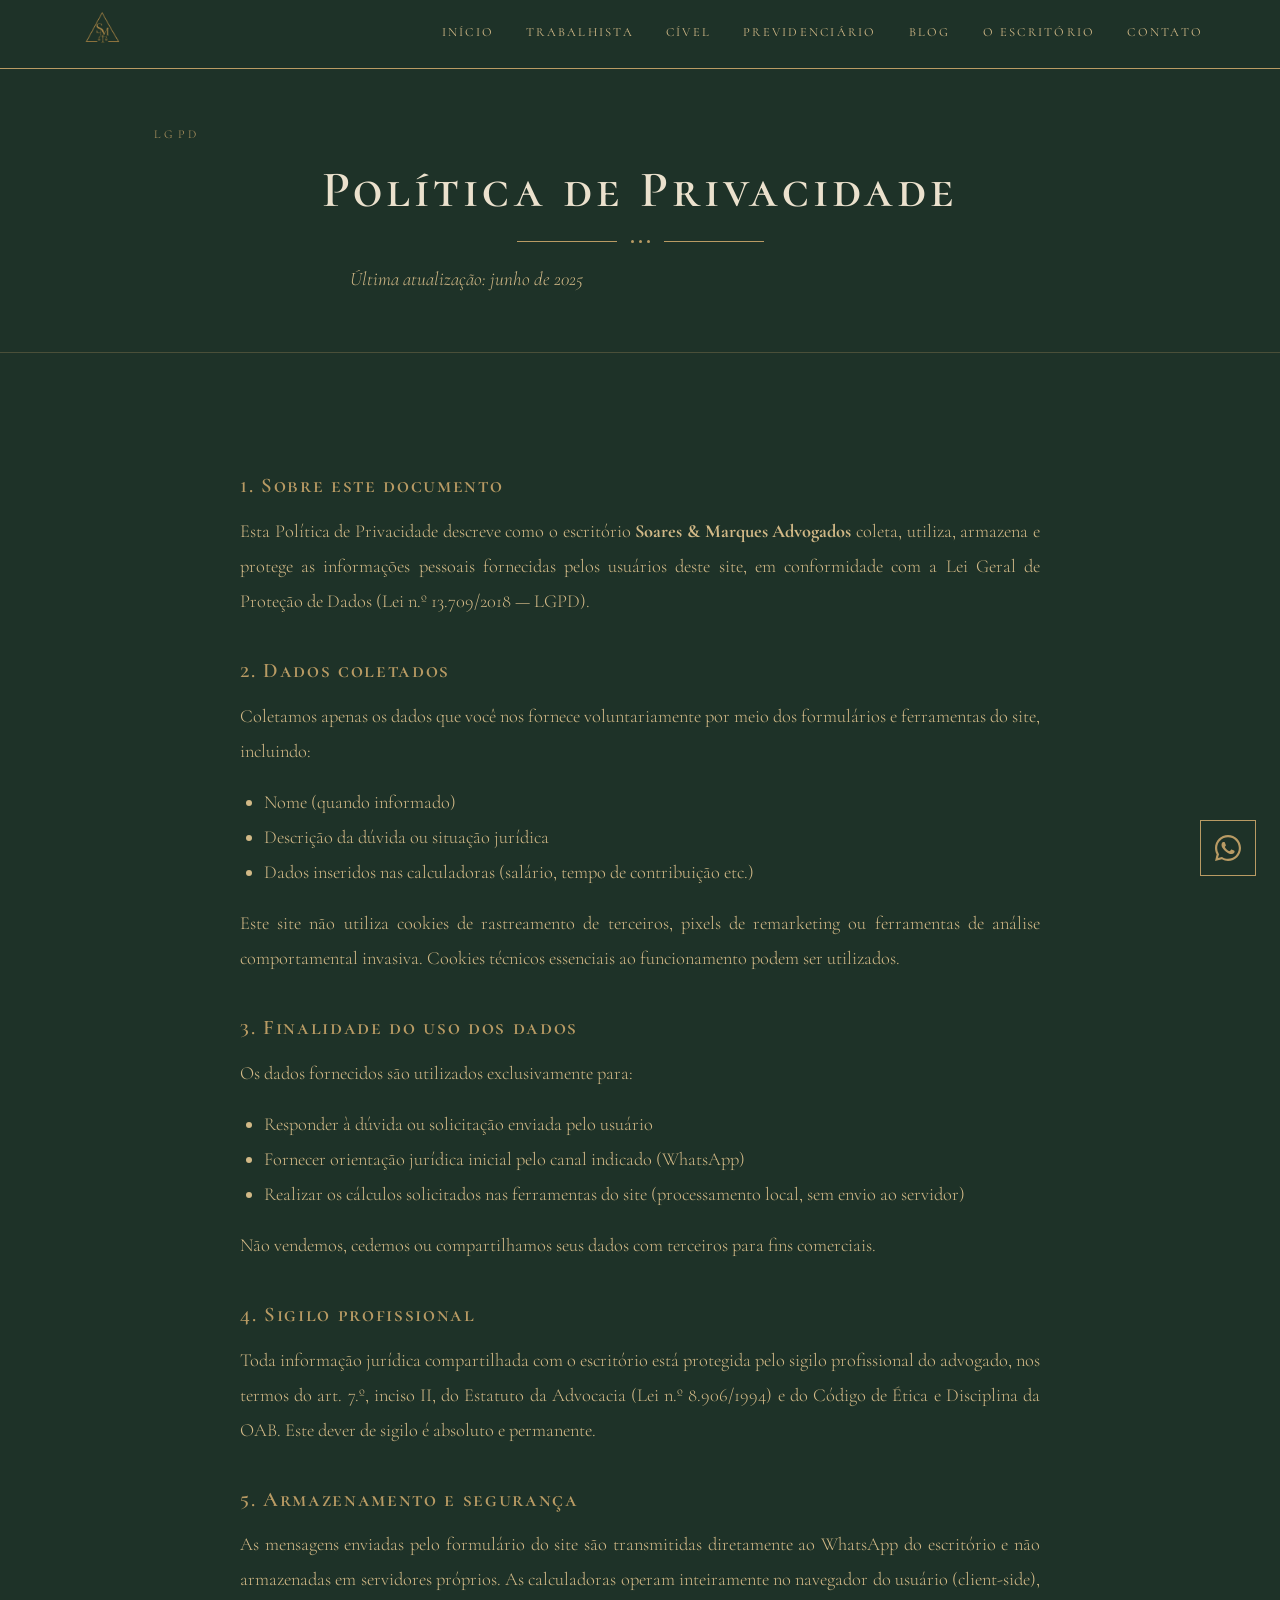
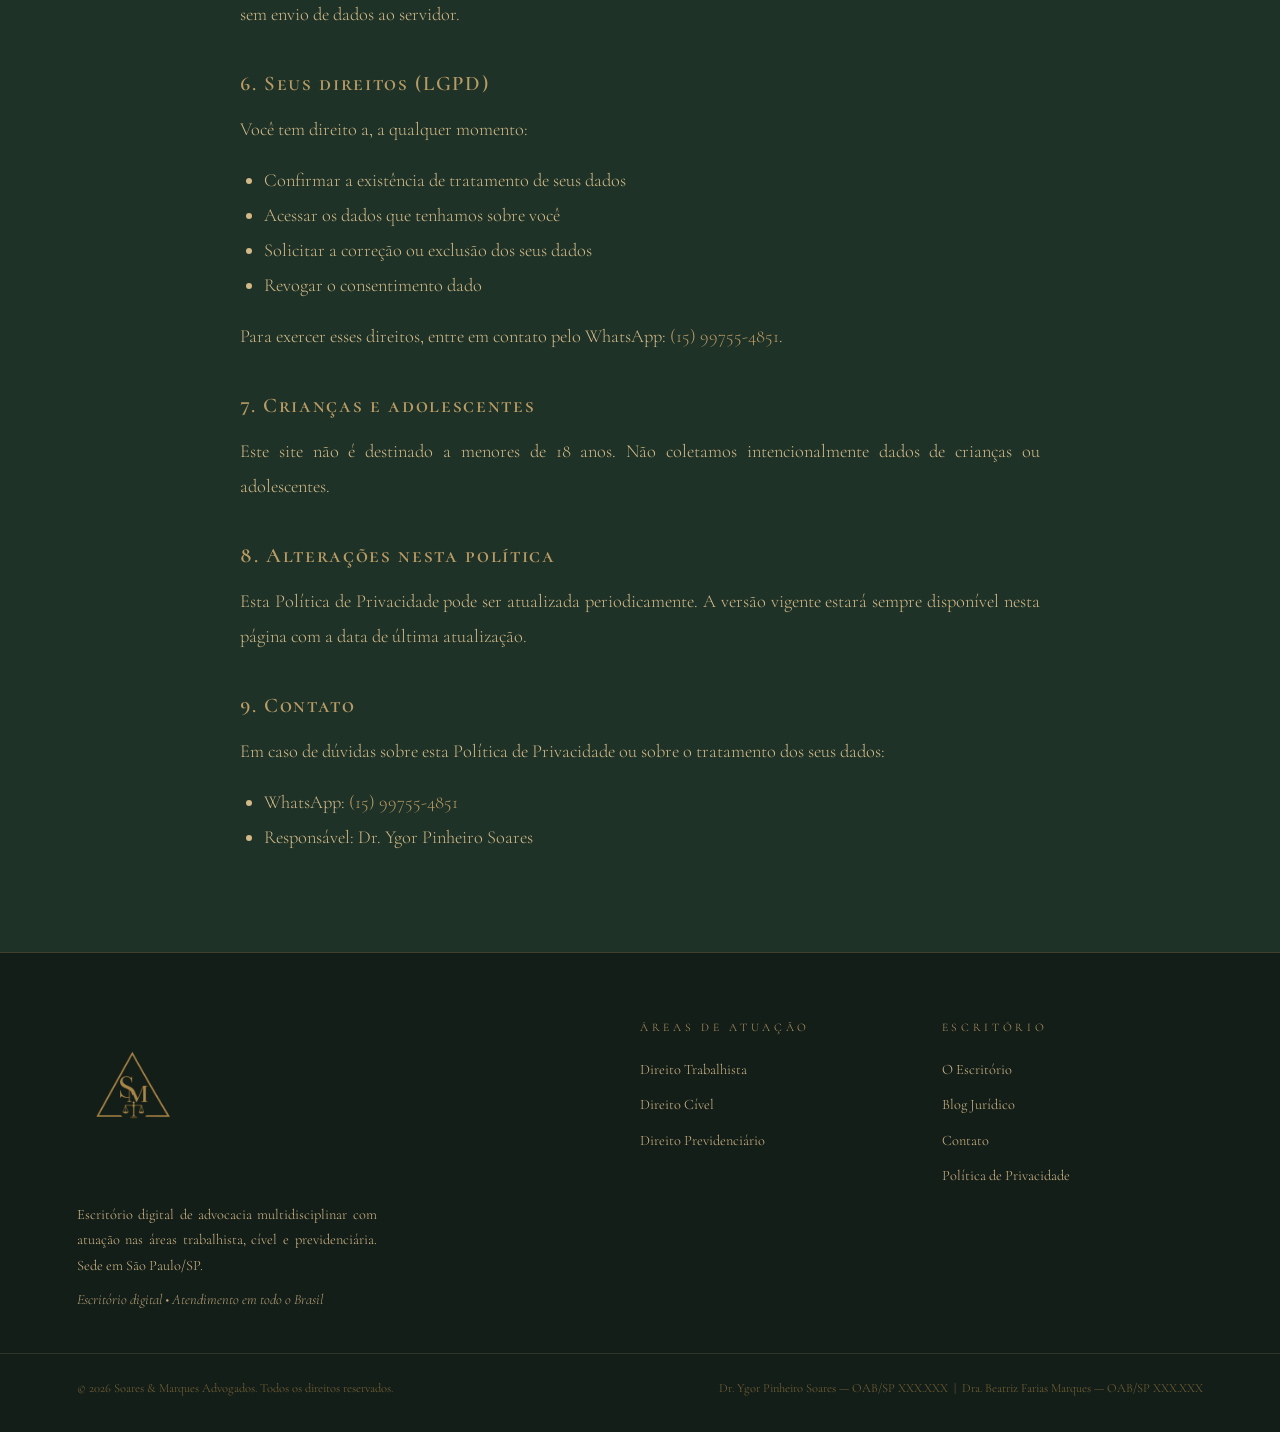
<file: privacidade.html>
<!DOCTYPE html>
<html lang="pt-BR">
<head>
  <meta charset="UTF-8">
  <meta name="viewport" content="width=device-width, initial-scale=1.0">
  <title>Política de Privacidade — Soares & Marques Advogados</title>
  <meta name="description" content="Política de Privacidade do escritório Soares & Marques Advogados — como tratamos seus dados pessoais conforme a LGPD.">
  <meta name="robots" content="noindex, follow">
  <meta name="author" content="Soares & Marques Advogados">
  <link rel="icon" type="image/png" sizes="32x32" href="favicon_32.png">
  <link rel="icon" type="image/png" href="favicon.png">
  <link rel="apple-touch-icon" href="favicon.png">
  <link rel="preconnect" href="https://fonts.googleapis.com">
  <link rel="preconnect" href="https://fonts.gstatic.com" crossorigin>
  <link rel="stylesheet" href="css/style.css">

  <!-- Google Analytics 4 -->
  <script async src="https://www.googletagmanager.com/gtag/js?id=G-XXXXXXXXXX"></script>
  <script>
    window.dataLayer = window.dataLayer || [];
    function gtag(){dataLayer.push(arguments);}
    gtag('js', new Date());
    gtag('config', 'G-XXXXXXXXXX');
  </script>

  <!-- Facebook Pixel -->
  <script>
    !function(f,b,e,v,n,t,s){if(f.fbq)return;n=f.fbq=function(){n.callMethod?
    n.callMethod.apply(n,arguments):n.queue.push(arguments)};if(!f._fbq)f._fbq=n;
    n.push=n;n.loaded=!0;n.version='2.0';n.queue=[];t=b.createElement(e);t.async=!0;
    t.src=v;s=b.getElementsByTagName(e)[0];s.parentNode.insertBefore(t,s)}(window,
    document,'script','https://connect.facebook.net/en_US/fbevents.js');
    fbq('init','YOUR_PIXEL_ID');
    fbq('track','PageView');
  </script>
  <noscript><img height="1" width="1" style="display:none"
    src="https://www.facebook.com/tr?id=YOUR_PIXEL_ID&ev=PageView&noscript=1"/></noscript>
</head>
<body>

  <a href="#conteudo" class="sr-only">Pular para o conteúdo</a>

  <main id="conteudo">

    <header class="page-hero">
      <div class="container">
        <p class="eyebrow">LGPD</p>
        <h1>Política de Privacidade</h1>
        <div class="divider" style="justify-content:center;margin:1.25rem auto">
          <div class="divider__line"></div>
          <div class="divider__dots"><span></span><span></span><span></span></div>
          <div class="divider__line"></div>
        </div>
        <p class="page-hero__desc">Última atualização: junho de 2025</p>
      </div>
    </header>

    <section class="section section--dark">
      <div class="container">
        <div class="privacy-content">

          <h2>1. Sobre este documento</h2>
          <p>Esta Política de Privacidade descreve como o escritório <strong>Soares & Marques Advogados</strong> coleta, utiliza, armazena e protege as informações pessoais fornecidas pelos usuários deste site, em conformidade com a Lei Geral de Proteção de Dados (Lei n.º 13.709/2018 — LGPD).</p>

          <h2>2. Dados coletados</h2>
          <p>Coletamos apenas os dados que você nos fornece voluntariamente por meio dos formulários e ferramentas do site, incluindo:</p>
          <ul>
            <li>Nome (quando informado)</li>
            <li>Descrição da dúvida ou situação jurídica</li>
            <li>Dados inseridos nas calculadoras (salário, tempo de contribuição etc.)</li>
          </ul>
          <p>Este site não utiliza cookies de rastreamento de terceiros, pixels de remarketing ou ferramentas de análise comportamental invasiva. Cookies técnicos essenciais ao funcionamento podem ser utilizados.</p>

          <h2>3. Finalidade do uso dos dados</h2>
          <p>Os dados fornecidos são utilizados exclusivamente para:</p>
          <ul>
            <li>Responder à dúvida ou solicitação enviada pelo usuário</li>
            <li>Fornecer orientação jurídica inicial pelo canal indicado (WhatsApp)</li>
            <li>Realizar os cálculos solicitados nas ferramentas do site (processamento local, sem envio ao servidor)</li>
          </ul>
          <p>Não vendemos, cedemos ou compartilhamos seus dados com terceiros para fins comerciais.</p>

          <h2>4. Sigilo profissional</h2>
          <p>Toda informação jurídica compartilhada com o escritório está protegida pelo sigilo profissional do advogado, nos termos do art. 7.º, inciso II, do Estatuto da Advocacia (Lei n.º 8.906/1994) e do Código de Ética e Disciplina da OAB. Este dever de sigilo é absoluto e permanente.</p>

          <h2>5. Armazenamento e segurança</h2>
          <p>As mensagens enviadas pelo formulário do site são transmitidas diretamente ao WhatsApp do escritório e não armazenadas em servidores próprios. As calculadoras operam inteiramente no navegador do usuário (client-side), sem envio de dados ao servidor.</p>

          <h2>6. Seus direitos (LGPD)</h2>
          <p>Você tem direito a, a qualquer momento:</p>
          <ul>
            <li>Confirmar a existência de tratamento de seus dados</li>
            <li>Acessar os dados que tenhamos sobre você</li>
            <li>Solicitar a correção ou exclusão dos seus dados</li>
            <li>Revogar o consentimento dado</li>
          </ul>
          <p>Para exercer esses direitos, entre em contato pelo WhatsApp: <a href="https://wa.me/5515997554851" style="color:var(--dourado)">(15) 99755-4851</a>.</p>

          <h2>7. Crianças e adolescentes</h2>
          <p>Este site não é destinado a menores de 18 anos. Não coletamos intencionalmente dados de crianças ou adolescentes.</p>

          <h2>8. Alterações nesta política</h2>
          <p>Esta Política de Privacidade pode ser atualizada periodicamente. A versão vigente estará sempre disponível nesta página com a data de última atualização.</p>

          <h2>9. Contato</h2>
          <p>Em caso de dúvidas sobre esta Política de Privacidade ou sobre o tratamento dos seus dados:</p>
          <ul>
            <li>WhatsApp: <a href="https://wa.me/5515997554851" style="color:var(--dourado)">(15) 99755-4851</a></li>
            <li>Responsável: Dr. Ygor Pinheiro Soares</li>
          </ul>

        </div>
      </div>
    </section>

  </main>

  <script src="js/main.js"></script>
</body>
</html>
</file>
<file: css/style.css>
/* ================================================================
   SOARES & MARQUES ADVOGADOS — Design System
   Paleta exclusiva, tipografia serifada, identidade clássica
   ================================================================ */

@import url('https://fonts.googleapis.com/css2?family=Cormorant+Garamond:ital,wght@0,300;0,400;0,600;1,300;1,400;1,600&family=Cormorant+SC:wght@300;400;600&display=swap');

/* ----------------------------------------------------------------
   TOKENS
   ---------------------------------------------------------------- */
:root {
  /* Paleta */
  --verde-escuro:   #1E3228;
  --champagne:      #EBE1CD;
  --dourado:        #B99B64;
  --dourado-claro:  #D2B987;
  --preto-noturno:  #141E19;
  --texto-escuro:   #2A3C32;
  --texto-muted:    #7A6535;

  /* Tipografia */
  --font-display: 'Cormorant SC', Georgia, serif;
  --font-body:    'Cormorant Garamond', Georgia, serif;

  --font-hero:    clamp(2.6rem, 6vw, 5.5rem);
  --font-h1:      clamp(1.8rem, 4vw, 3.5rem);
  --font-h2:      clamp(1.4rem, 3vw, 2.5rem);
  --font-h3:      clamp(1.15rem, 2vw, 1.8rem);
  --font-body-sz: clamp(1rem, 1.5vw, 1.15rem);
  --font-caption: 0.82rem;

  /* Espaçamento */
  --pad-x:        clamp(1.25rem, 6vw, 10rem);
  --pad-section:  clamp(3.5rem, 9vh, 8rem);
  --gap:          clamp(1.25rem, 3vw, 3rem);
  --max-w:        1280px;

  /* Misc */
  --borda:        1px solid rgba(185,155,100,0.28);
  --trans:        0.3s ease;
  --navbar-h:     68px;
}

/* ----------------------------------------------------------------
   RESET
   ---------------------------------------------------------------- */
*, *::before, *::after { box-sizing: border-box; margin: 0; padding: 0; }
html { scroll-behavior: smooth; }
img { max-width: 100%; height: auto; display: block; }
a { color: inherit; text-decoration: none; }
ul, ol { list-style: none; }
button { font-family: inherit; cursor: pointer; }

body {
  font-family: var(--font-body);
  font-size: var(--font-body-sz);
  font-weight: 300;
  line-height: 1.75;
  color: var(--texto-escuro);
  background: var(--champagne);
  -webkit-font-smoothing: antialiased;
  opacity: 0;
  transition: opacity 0.25s ease;
}
body.loaded { opacity: 1; }

/* ----------------------------------------------------------------
   TIPOGRAFIA BASE
   ---------------------------------------------------------------- */
h1, h2, h3, h4, h5 {
  font-family: var(--font-display);
  font-weight: 600;
  line-height: 1.15;
  letter-spacing: 0.08em;
}
h1 { font-size: var(--font-h1); }
h2 { font-size: var(--font-h2); }
h3 { font-size: var(--font-h3); }

p { margin-bottom: 0; }

/* Justificação de parágrafos e textos descritivos */
p,
.area-card__desc,
.service-card__desc,
.blog-card__excerpt,
.footer__desc,
.socio-card__desc,
.page-hero__desc,
.sobre-text p,
.socio-full__bio p,
.privacy-content p,
.privacy-content li,
.calc-disclaimer,
.calc-notice,
.diferencial__desc,
.contato-card__sub,
.chat-bubble__sub {
  text-align: justify;
  hyphens: auto;
}

/* ----------------------------------------------------------------
   LAYOUT
   ---------------------------------------------------------------- */
.container {
  max-width: var(--max-w);
  margin: 0 auto;
  padding: 0 var(--pad-x);
}

.section {
  padding: var(--pad-section) 0;
}
.section--dark    { background: var(--verde-escuro); color: var(--champagne); }
.section--darker  { background: var(--preto-noturno); color: var(--champagne); }
.section--light   { background: var(--champagne); color: var(--texto-escuro); }
.section--alt     { background: #F3EDDF; color: var(--texto-escuro); }

/* ----------------------------------------------------------------
   NAVBAR
   ---------------------------------------------------------------- */
.navbar {
  position: fixed;
  inset: 0 0 auto 0;
  z-index: 1000;
  background: var(--verde-escuro);
  border-bottom: 1px solid var(--dourado);
}

.navbar__inner {
  max-width: var(--max-w);
  margin: 0 auto;
  padding: 0 var(--pad-x);
  height: var(--navbar-h);
  display: flex;
  align-items: center;
  justify-content: space-between;
}

.navbar__logo svg { height: 76px; width: auto; display: block; }
.navbar__logo img { height: 76px; width: auto; display: block; }

.navbar__links {
  display: none;
  align-items: center;
  gap: 2rem;
}
@media (min-width: 1024px) { .navbar__links { display: flex; } }

.navbar__links a {
  font-family: var(--font-display);
  font-size: 0.78rem;
  font-weight: 400;
  letter-spacing: 0.18em;
  text-transform: uppercase;
  color: var(--dourado-claro);
  position: relative;
  padding-bottom: 2px;
  transition: color var(--trans);
}
.navbar__links a::after {
  content: '';
  position: absolute;
  bottom: -1px; left: 0; right: 0;
  height: 1px;
  background: var(--dourado);
  transform: scaleX(0);
  transition: transform var(--trans);
}
.navbar__links a:hover,
.navbar__links a[aria-current] { color: var(--dourado); }
.navbar__links a:hover::after,
.navbar__links a[aria-current]::after { transform: scaleX(1); }

/* Hambúrguer */
.navbar__toggle {
  display: flex;
  flex-direction: column;
  justify-content: center;
  gap: 5px;
  background: none;
  border: none;
  padding: 6px;
  min-width: 44px;
  min-height: 44px;
  align-items: center;
}
@media (min-width: 1024px) { .navbar__toggle { display: none; } }

.navbar__toggle span {
  display: block;
  width: 24px;
  height: 1px;
  background: var(--dourado);
  transition: transform var(--trans), opacity var(--trans);
  transform-origin: center;
}
.navbar__toggle[aria-expanded="true"] span:nth-child(1) { transform: translateY(6px) rotate(45deg); }
.navbar__toggle[aria-expanded="true"] span:nth-child(2) { opacity: 0; }
.navbar__toggle[aria-expanded="true"] span:nth-child(3) { transform: translateY(-6px) rotate(-45deg); }

/* Menu mobile */
.navbar__mobile {
  position: fixed;
  inset: var(--navbar-h) 0 0 0;
  background: var(--preto-noturno);
  z-index: 999;
  display: flex;
  flex-direction: column;
  align-items: center;
  justify-content: center;
  gap: 2.25rem;
  opacity: 0;
  pointer-events: none;
  transition: opacity var(--trans);
}
.navbar__mobile.open {
  opacity: 1;
  pointer-events: all;
}

.navbar__mobile a {
  font-family: var(--font-display);
  font-size: 1.35rem;
  letter-spacing: 0.22em;
  text-transform: uppercase;
  color: var(--dourado-claro);
  transition: color var(--trans);
}
.navbar__mobile a:hover { color: var(--dourado); }

/* ----------------------------------------------------------------
   DIVISÓRIAS
   ---------------------------------------------------------------- */
.divider {
  display: flex;
  align-items: center;
  justify-content: center;
  gap: 14px;
  margin: 2rem auto;
}
.divider__line { width: 100px; height: 1px; background: var(--dourado); }
.divider__dots { display: flex; gap: 5px; }
.divider__dots span { width: 3px; height: 3px; border-radius: 50%; background: var(--dourado); }

/* Eyebrow */
.eyebrow {
  display: block;
  font-family: var(--font-display);
  font-size: var(--font-caption);
  font-weight: 300;
  letter-spacing: 0.32em;
  text-transform: uppercase;
  color: var(--dourado);
  margin-bottom: 1rem;
}

/* Section header */
.section-header { text-align: center; margin-bottom: var(--gap); }
.section-header h2 { margin-bottom: 1rem; }
.section-header p {
  font-style: italic;
  color: var(--texto-muted);
  max-width: 560px;
  margin: 0 auto;
}
.section--dark .section-header p { color: var(--dourado-claro); }

/* ----------------------------------------------------------------
   BOTÕES
   ---------------------------------------------------------------- */
.btn {
  display: inline-flex;
  align-items: center;
  gap: 0.6rem;
  font-family: var(--font-display);
  font-size: 0.78rem;
  font-weight: 400;
  letter-spacing: 0.22em;
  text-transform: uppercase;
  padding: 0.9rem 2.25rem;
  border: 1px solid var(--dourado);
  background: transparent;
  color: var(--dourado);
  transition: all var(--trans);
  border-radius: 0;
  min-height: 44px;
}
.btn:hover { background: var(--dourado); color: var(--verde-escuro); }
.btn:focus-visible { outline: 2px solid var(--dourado); outline-offset: 3px; }

.btn--filled { background: var(--dourado); color: var(--verde-escuro); }
.btn--filled:hover { background: var(--dourado-claro); }

.btn--dark { border-color: var(--verde-escuro); color: var(--verde-escuro); }
.btn--dark:hover { background: var(--verde-escuro); color: var(--champagne); }

.btn--lg { padding: 1.1rem 3rem; font-size: 0.82rem; }

/* ----------------------------------------------------------------
   CARDS INSTAGRAM DOS SÓCIOS
   ---------------------------------------------------------------- */
.insta-cards {
  display: grid;
  grid-template-columns: 1fr;
  gap: 1.5rem;
  margin-top: 3rem;
}
@media (min-width: 640px) {
  .insta-cards { grid-template-columns: 1fr 1fr; }
}

.insta-card {
  border: 1px solid rgba(185,155,100,0.35);
  padding: 2.25rem 2rem;
  display: flex;
  flex-direction: column;
  gap: 1.1rem;
  transition: border-color var(--trans), transform var(--trans);
  text-align: center;
  align-items: center;
}
.insta-card:hover { border-color: var(--dourado); transform: translateY(-4px); }

.insta-card__icon {
  width: 44px;
  height: 44px;
  color: var(--dourado);
}

.insta-card__nome {
  font-family: var(--font-display);
  font-size: 1.2rem;
  color: var(--dourado);
  letter-spacing: 0.1em;
}

.insta-card__area {
  font-family: var(--font-display);
  font-size: 0.72rem;
  letter-spacing: 0.28em;
  text-transform: uppercase;
  color: var(--dourado-claro);
}

.insta-card__frase {
  font-family: var(--font-body);
  font-style: italic;
  font-weight: 300;
  font-size: 0.97rem;
  color: var(--champagne);
  line-height: 1.7;
  text-align: center;
}

.insta-card .btn {
  margin-top: 0.5rem;
  width: 100%;
  justify-content: center;
}

/* ----------------------------------------------------------------
   HERO (HOME)
   ---------------------------------------------------------------- */
.hero {
  min-height: 100vh;
  background: var(--verde-escuro);
  display: flex;
  flex-direction: column;
  align-items: center;
  justify-content: center;
  text-align: center;
  padding: calc(var(--navbar-h) + 3rem) var(--pad-x) 5rem;
  position: relative;
  overflow: hidden;
}
.hero::before {
  content: '';
  position: absolute;
  inset: 0;
  background: radial-gradient(ellipse 80% 60% at 50% 40%, rgba(185,155,100,0.05) 0%, transparent 70%);
  pointer-events: none;
}

.hero__logo-wrap {
  width: clamp(220px, 34vw, 360px);
  margin-bottom: clamp(2rem, 5vh, 3.5rem);
  animation: riseIn 1.1s cubic-bezier(0.22,1,0.36,1) both;
}
.hero__logo-wrap svg { width: 100%; height: auto; }
.hero__logo-wrap img { height: clamp(250px, 33vh, 320px); width: auto; display: block; margin: 0 auto; }

.hero__overline {
  font-family: var(--font-display);
  font-size: var(--font-caption);
  letter-spacing: 0.38em;
  text-transform: uppercase;
  color: var(--dourado);
  margin-bottom: 1.25rem;
  animation: riseIn 1s 0.15s cubic-bezier(0.22,1,0.36,1) both;
}

.hero__title {
  font-size: var(--font-hero);
  color: var(--champagne);
  letter-spacing: 0.12em;
  line-height: 1.1;
  margin-bottom: 1.75rem;
  animation: riseIn 1s 0.3s cubic-bezier(0.22,1,0.36,1) both;
}

.hero__tagline {
  font-family: var(--font-body);
  font-size: clamp(1rem, 2vw, 1.25rem);
  font-style: italic;
  font-weight: 300;
  color: var(--dourado-claro);
  max-width: 520px;
  line-height: 1.7;
  margin-bottom: 1rem;
  hyphens: none;
  word-break: keep-all;
  overflow-wrap: break-word;
  animation: riseIn 1s 0.45s cubic-bezier(0.22,1,0.36,1) both;
}
.hero__location {
  font-family: var(--font-body);
  font-size: 0.78rem;
  font-weight: 400;
  letter-spacing: 0.18em;
  text-transform: uppercase;
  color: var(--dourado);
  opacity: 0.75;
  margin-bottom: 2.5rem;
  animation: riseIn 1s 0.55s cubic-bezier(0.22,1,0.36,1) both;
  text-align: center;
}

.hero__areas {
  display: flex;
  flex-wrap: wrap;
  gap: 0.75rem;
  justify-content: center;
  animation: riseIn 1s 0.6s cubic-bezier(0.22,1,0.36,1) both;
}
.hero__area-link {
  font-family: var(--font-display);
  font-size: 0.72rem;
  letter-spacing: 0.22em;
  text-transform: uppercase;
  color: var(--dourado);
  border: 1px solid rgba(185,155,100,0.35);
  padding: 0.55rem 1.4rem;
  min-height: 44px;
  display: flex;
  align-items: center;
  transition: all var(--trans);
}
.hero__area-link:hover {
  border-color: var(--dourado);
  background: rgba(185,155,100,0.09);
}

.hero__scroll {
  position: absolute;
  bottom: 2rem;
  left: 50%;
  transform: translateX(-50%);
  display: flex;
  flex-direction: column;
  align-items: center;
  gap: 0.5rem;
  animation: fadeIn 1.5s 1.2s ease both;
}
.hero__scroll span {
  font-family: var(--font-display);
  font-size: 0.65rem;
  letter-spacing: 0.3em;
  color: rgba(185,155,100,0.6);
  text-transform: uppercase;
}
.hero__scroll-bar {
  width: 1px;
  height: 36px;
  background: linear-gradient(to bottom, var(--dourado), transparent);
  animation: scrollPulse 2s infinite;
}

/* ----------------------------------------------------------------
   ÁREAS (HOME)
   ---------------------------------------------------------------- */
.areas-grid {
  display: grid;
  grid-template-columns: 1fr;
  gap: 1.5rem;
}
@media (min-width: 640px) { .areas-grid { grid-template-columns: repeat(3, 1fr); } }

.area-card {
  background: var(--verde-escuro);
  border: var(--borda);
  padding: 2.25rem 1.75rem;
  display: flex;
  flex-direction: column;
  gap: 1.25rem;
  transition: border-color var(--trans), transform var(--trans);
  cursor: pointer;
}
.area-card:hover {
  border-color: rgba(185,155,100,0.75);
  transform: translateY(-5px);
}

.area-card__icon { width: 44px; height: 44px; color: var(--dourado); }

.area-card__title {
  font-size: 1.25rem;
  color: var(--champagne);
  letter-spacing: 0.12em;
}

.area-card__desc {
  font-size: 0.95rem;
  font-weight: 300;
  color: var(--dourado-claro);
  line-height: 1.75;
}

.area-card__cta {
  font-family: var(--font-display);
  font-size: 0.72rem;
  letter-spacing: 0.2em;
  text-transform: uppercase;
  color: var(--dourado);
  display: flex;
  align-items: center;
  gap: 0.5rem;
  margin-top: auto;
  transition: gap var(--trans);
}
.area-card:hover .area-card__cta { gap: 1rem; }
.area-card__cta svg { width: 14px; height: 14px; }

/* ----------------------------------------------------------------
   QUOTE / FILOSOFIA
   ---------------------------------------------------------------- */
.philosophy {
  background: var(--preto-noturno);
  padding: var(--pad-section) 0;
  text-align: center;
}
.philosophy blockquote {
  font-family: var(--font-body);
  font-size: clamp(1.2rem, 2.5vw, 1.75rem);
  font-style: italic;
  font-weight: 300;
  color: var(--dourado-claro);
  max-width: 760px;
  margin: 0 auto 1.5rem;
  line-height: 1.7;
}
.philosophy cite {
  font-family: var(--font-display);
  font-size: var(--font-caption);
  letter-spacing: 0.3em;
  text-transform: uppercase;
  color: var(--dourado);
  font-style: normal;
}

/* ----------------------------------------------------------------
   SOBRE (HOME)
   ---------------------------------------------------------------- */
.sobre-grid {
  display: grid;
  grid-template-columns: 1fr;
  gap: 3rem;
  align-items: start;
}
@media (min-width: 768px) {
  .sobre-grid { grid-template-columns: 1fr 1fr; }
}

.sobre-text { }
.sobre-text h2 { color: var(--champagne); margin-bottom: 1.25rem; }
.sobre-text p {
  color: var(--dourado-claro);
  font-weight: 300;
  line-height: 1.85;
  margin-bottom: 1rem;
}

.socios-list { display: flex; flex-direction: column; gap: 1.5rem; }

.socio-card {
  border: var(--borda);
  padding: 1.75rem;
  transition: border-color var(--trans);
}
.socio-card:hover { border-color: rgba(185,155,100,0.7); }

.socio-card__nome {
  font-size: 1.2rem;
  color: var(--dourado);
  letter-spacing: 0.1em;
  margin-bottom: 0.2rem;
}
.socio-card__cargo {
  font-family: var(--font-display);
  font-size: 0.7rem;
  letter-spacing: 0.28em;
  text-transform: uppercase;
  color: var(--dourado-claro);
  margin-bottom: 0.9rem;
}
.socio-card__desc {
  font-size: 0.93rem;
  font-weight: 300;
  color: var(--champagne);
  line-height: 1.75;
}

/* ----------------------------------------------------------------
   DIFERENCIAIS
   ---------------------------------------------------------------- */
.diferenciais-grid {
  display: grid;
  grid-template-columns: 1fr 1fr;
  gap: 2rem;
}
@media (min-width: 768px) {
  .diferenciais-grid { grid-template-columns: repeat(4, 1fr); }
}

.diferencial {
  text-align: left;
  padding: 1.5rem 0.75rem;
}
.diferencial__icon {
  width: 38px;
  height: 38px;
  color: var(--dourado);
  margin: 0 0 1.25rem;
}
.diferencial__title {
  font-size: 1.05rem;
  color: var(--texto-escuro);
  letter-spacing: 0.08em;
  margin-bottom: 0.6rem;
}
.diferencial__desc {
  font-size: 0.9rem;
  font-weight: 300;
  color: var(--texto-muted);
  line-height: 1.7;
}

/* ----------------------------------------------------------------
   CTA WHATSAPP
   ---------------------------------------------------------------- */
.cta-wa {
  background: var(--preto-noturno);
  padding: var(--pad-section) 0;
  text-align: center;
  border-top: var(--borda);
  border-bottom: var(--borda);
}
.cta-wa h2 {
  color: var(--champagne);
  margin-bottom: 0.75rem;
  letter-spacing: 0.1em;
}
.cta-wa p {
  font-style: italic;
  color: var(--dourado-claro);
  font-weight: 300;
  max-width: 480px;
  margin: 0 auto 2rem;
}

/* ----------------------------------------------------------------
   BLOG CARDS
   ---------------------------------------------------------------- */
.blog-grid {
  display: grid;
  grid-template-columns: 1fr;
  gap: 1.5rem;
}
@media (min-width: 640px) { .blog-grid { grid-template-columns: repeat(2, 1fr); } }
@media (min-width: 1024px) { .blog-grid { grid-template-columns: repeat(3, 1fr); } }

.blog-card {
  background: var(--verde-escuro);
  border: var(--borda);
  display: flex;
  flex-direction: column;
  transition: border-color var(--trans);
  overflow: hidden;
}
.blog-card:hover { border-color: rgba(185,155,100,0.7); }

.blog-card__body { padding: 1.75rem; flex: 1; display: flex; flex-direction: column; }

.blog-card__area {
  font-family: var(--font-display);
  font-size: 0.68rem;
  letter-spacing: 0.32em;
  text-transform: uppercase;
  color: var(--dourado);
  margin-bottom: 0.7rem;
}
.blog-card__title {
  font-size: 1.1rem;
  color: var(--champagne);
  letter-spacing: 0.05em;
  line-height: 1.4;
  margin-bottom: 0.8rem;
}
.blog-card__excerpt {
  font-size: 0.92rem;
  font-weight: 300;
  color: var(--dourado-claro);
  line-height: 1.75;
  margin-bottom: 1.25rem;
  flex: 1;
}
.blog-card__meta {
  font-family: var(--font-display);
  font-size: 0.7rem;
  letter-spacing: 0.18em;
  color: var(--texto-muted);
  text-transform: uppercase;
  margin-top: auto;
}
.blog-card__link {
  font-family: var(--font-display);
  font-size: 0.72rem;
  letter-spacing: 0.2em;
  text-transform: uppercase;
  color: var(--dourado);
  margin-top: 0.75rem;
  display: inline-flex;
  align-items: center;
  gap: 0.4rem;
  transition: gap var(--trans);
}
.blog-card:hover .blog-card__link { gap: 0.8rem; }

/* ----------------------------------------------------------------
   FOOTER
   ---------------------------------------------------------------- */
.footer {
  background: var(--preto-noturno);
  border-top: var(--borda);
  padding: 4rem 0 2rem;
}

.footer__inner {
  max-width: var(--max-w);
  margin: 0 auto;
  padding: 0 var(--pad-x);
  display: grid;
  grid-template-columns: 1fr;
  gap: 2.5rem;
}
@media (min-width: 768px) {
  .footer__inner { grid-template-columns: 2fr 1fr 1fr; }
}

.footer__brand svg { width: 90px; margin-bottom: 1.25rem; }
.footer__brand img { width: 110px; height: auto; display: block; margin-bottom: 1.25rem; }
.footer__desc {
  font-size: 0.9rem;
  font-weight: 300;
  color: var(--dourado-claro);
  line-height: 1.8;
  max-width: 300px;
}

.footer__heading {
  font-family: var(--font-display);
  font-size: 0.72rem;
  letter-spacing: 0.32em;
  text-transform: uppercase;
  color: var(--dourado);
  margin-bottom: 1.25rem;
}

.footer__nav {
  display: flex;
  flex-direction: column;
  gap: 0.65rem;
}
.footer__nav a {
  font-size: 0.9rem;
  font-weight: 300;
  color: var(--dourado-claro);
  transition: color var(--trans);
}
.footer__nav a:hover { color: var(--dourado); }

.footer__bottom {
  max-width: var(--max-w);
  margin: 2.5rem auto 0;
  padding: 1.5rem var(--pad-x) 0;
  border-top: 1px solid rgba(185,155,100,0.18);
  display: flex;
  flex-direction: column;
  gap: 0.4rem;
}
@media (min-width: 768px) {
  .footer__bottom {
    flex-direction: row;
    justify-content: space-between;
    align-items: center;
  }
}
.footer__bottom p {
  font-size: 0.78rem;
  font-weight: 300;
  color: var(--texto-muted);
}

/* ----------------------------------------------------------------
   CHAT WIDGET (WhatsApp flutuante)
   ---------------------------------------------------------------- */
.chat-widget {
  position: fixed;
  bottom: 1.5rem;
  right: 1.5rem;
  z-index: 900;
  display: flex;
  flex-direction: column;
  align-items: flex-end;
  gap: 0.75rem;
}

.chat-bubble {
  background: var(--preto-noturno);
  border: var(--borda);
  padding: 1.5rem;
  width: 290px;
  display: none;
  flex-direction: column;
  gap: 0.75rem;
}
.chat-bubble.open { display: flex; }

.chat-bubble__title {
  font-family: var(--font-display);
  font-size: 1rem;
  color: var(--champagne);
  letter-spacing: 0.08em;
}
.chat-bubble__sub {
  font-size: 0.85rem;
  font-weight: 300;
  color: var(--dourado-claro);
  line-height: 1.6;
}

.chat-bubble textarea {
  width: 100%;
  background: rgba(255,255,255,0.04);
  border: var(--borda);
  color: var(--champagne);
  font-family: var(--font-body);
  font-size: 0.9rem;
  font-weight: 300;
  padding: 0.75rem;
  resize: none;
  height: 80px;
  border-radius: 0;
}
.chat-bubble textarea:focus { outline: none; border-color: var(--dourado); }
.chat-bubble textarea::placeholder { color: var(--texto-muted); }

.lgpd {
  display: flex;
  gap: 0.6rem;
  align-items: flex-start;
}
.lgpd input[type="checkbox"] {
  min-width: 16px;
  height: 16px;
  margin-top: 3px;
  accent-color: var(--dourado);
  cursor: pointer;
}
.lgpd label {
  font-size: 0.75rem;
  color: var(--texto-muted);
  line-height: 1.5;
}
.lgpd a { color: var(--dourado); text-decoration: underline; }

.chat-open-btn {
  width: 56px;
  height: 56px;
  background: var(--verde-escuro);
  border: 1px solid var(--dourado);
  display: flex;
  align-items: center;
  justify-content: center;
  color: var(--dourado);
  transition: all var(--trans);
  border-radius: 0;
}
.chat-open-btn:hover { background: var(--dourado); color: var(--verde-escuro); }
.chat-open-btn svg { width: 26px; height: 26px; }

/* ----------------------------------------------------------------
   PAGE HERO (páginas internas)
   ---------------------------------------------------------------- */
.page-hero {
  background: var(--verde-escuro);
  padding: calc(var(--navbar-h) + 3.5rem) var(--pad-x) 3.5rem;
  text-align: center;
  border-bottom: var(--borda);
}
.page-hero .eyebrow { font-size: 0.75rem; letter-spacing: 0.38em; }
.page-hero h1 { color: var(--champagne); margin-bottom: 1.25rem; }
.page-hero__desc {
  font-style: italic;
  font-weight: 300;
  color: var(--dourado-claro);
  font-size: clamp(1rem, 1.8vw, 1.2rem);
  max-width: 580px;
  margin: 0 auto;
  line-height: 1.75;
}

/* ----------------------------------------------------------------
   SERVIÇOS (cards nas páginas de área)
   ---------------------------------------------------------------- */
.services-grid {
  display: grid;
  grid-template-columns: 1fr;
  gap: 1.25rem;
}
@media (min-width: 600px) { .services-grid { grid-template-columns: repeat(2, 1fr); } }
@media (min-width: 1024px) { .services-grid { grid-template-columns: repeat(3, 1fr); } }

.service-card {
  background: var(--verde-escuro);
  border: var(--borda);
  padding: 2rem 1.75rem;
  display: flex;
  flex-direction: column;
  gap: 1rem;
  transition: border-color var(--trans), transform var(--trans);
}
.service-card:hover {
  border-color: rgba(185,155,100,0.7);
  transform: translateY(-3px);
}

.service-card__icon { width: 32px; height: 32px; color: var(--dourado); }
.service-card__title {
  font-size: 1.05rem;
  color: var(--champagne);
  letter-spacing: 0.08em;
}
.service-card__desc {
  font-size: 0.92rem;
  font-weight: 300;
  color: var(--dourado-claro);
  line-height: 1.75;
}

/* Tabs de categoria */
.category-tabs {
  display: flex;
  flex-wrap: wrap;
  gap: 0.5rem;
  margin-bottom: 2.5rem;
}
.tab-btn {
  font-family: var(--font-display);
  font-size: 0.72rem;
  letter-spacing: 0.2em;
  text-transform: uppercase;
  padding: 0.55rem 1.2rem;
  border: var(--borda);
  background: transparent;
  color: var(--dourado-claro);
  min-height: 40px;
  transition: all var(--trans);
  border-radius: 0;
}
.tab-btn:hover, .tab-btn.active {
  border-color: var(--dourado);
  color: var(--dourado);
  background: rgba(185,155,100,0.07);
}

/* ----------------------------------------------------------------
   CALCULADORAS
   ---------------------------------------------------------------- */
.calc-wrap {
  background: var(--preto-noturno);
  border: var(--borda);
  padding: clamp(2rem, 5vw, 3.5rem);
}

.calc-wrap h3 { color: var(--champagne); margin-bottom: 0.4rem; }
.calc-disclaimer {
  font-size: 0.82rem;
  font-style: italic;
  color: var(--texto-muted);
  margin-bottom: 2.25rem;
  line-height: 1.6;
}

.form-row {
  display: grid;
  grid-template-columns: 1fr;
  gap: 1.25rem;
  margin-bottom: 1.25rem;
}
@media (min-width: 640px) { .form-row { grid-template-columns: 1fr 1fr; } }
@media (min-width: 1024px) { .form-row { grid-template-columns: repeat(3, 1fr); } }

.form-group { display: flex; flex-direction: column; gap: 0.4rem; }
.form-group label {
  font-family: var(--font-display);
  font-size: 0.7rem;
  letter-spacing: 0.18em;
  text-transform: uppercase;
  color: var(--dourado);
}
.form-group input,
.form-group select {
  background: rgba(255,255,255,0.04);
  border: var(--borda);
  color: var(--champagne);
  font-family: var(--font-body);
  font-size: 1rem;
  font-weight: 300;
  padding: 0.8rem 1rem;
  border-radius: 0;
  -webkit-appearance: none;
  appearance: none;
  transition: border-color var(--trans);
  min-height: 44px;
}
.form-group input:focus,
.form-group select:focus {
  outline: none;
  border-color: var(--dourado);
}
.form-group input::placeholder { color: rgba(185,155,100,0.4); }
.form-group select option { background: var(--preto-noturno); }

.calc-result {
  display: none;
  border: 1px solid rgba(185,155,100,0.45);
  background: rgba(185,155,100,0.04);
  padding: 2rem;
  margin-top: 2rem;
  animation: fadeIn 0.4s ease;
}
.calc-result.show { display: block; }

.result-row {
  display: flex;
  justify-content: space-between;
  align-items: center;
  padding: 0.6rem 0;
  border-bottom: 1px solid rgba(185,155,100,0.12);
}
.result-row:last-child { border-bottom: none; }

.result-row__label {
  font-size: 0.92rem;
  color: var(--dourado-claro);
  font-weight: 300;
}
.result-row__val {
  font-family: var(--font-display);
  font-weight: 600;
  color: var(--champagne);
}

.result-total {
  border-top: 1px solid rgba(185,155,100,0.4) !important;
  margin-top: 0.75rem;
  padding-top: 1rem !important;
}
.result-total .result-row__label {
  font-family: var(--font-display);
  font-size: 0.9rem;
  letter-spacing: 0.12em;
  text-transform: uppercase;
  color: var(--dourado);
  font-weight: 600;
}
.result-total .result-row__val {
  font-size: 1.4rem;
  color: var(--dourado);
}

.calc-notice {
  font-size: 0.8rem;
  font-style: italic;
  color: var(--texto-muted);
  margin-top: 1.25rem;
  line-height: 1.6;
}

/* ----------------------------------------------------------------
   BLOG PAGE
   ---------------------------------------------------------------- */
.blog-filters {
  display: flex;
  flex-wrap: wrap;
  gap: 0.6rem;
  margin-bottom: 2.5rem;
}

.filter-btn {
  font-family: var(--font-display);
  font-size: 0.72rem;
  letter-spacing: 0.2em;
  text-transform: uppercase;
  padding: 0.5rem 1.25rem;
  border: var(--borda);
  background: transparent;
  color: var(--dourado-claro);
  min-height: 40px;
  transition: all var(--trans);
  border-radius: 0;
}
.filter-btn:hover, .filter-btn.active {
  border-color: var(--dourado);
  color: var(--dourado);
  background: rgba(185,155,100,0.07);
}

/* Article page */
.article-content {
  max-width: 760px;
  margin: 0 auto;
}
.article-content h2 { color: var(--texto-escuro); margin: 2rem 0 1rem; }
.article-content p { margin-bottom: 1.25rem; line-height: 1.85; }

/* ----------------------------------------------------------------
   SOBRE PAGE
   ---------------------------------------------------------------- */
.socio-full {
  display: grid;
  grid-template-columns: 1fr;
  gap: 2.5rem;
  padding: 3.5rem 0;
  border-bottom: var(--borda);
}
@media (min-width: 768px) {
  .socio-full { grid-template-columns: 220px 1fr; }
}
.socio-full__avatar {
  aspect-ratio: 3/4;
  background: rgba(185,155,100,0.08);
  border: var(--borda);
  display: flex;
  align-items: center;
  justify-content: center;
  color: var(--dourado);
  font-family: var(--font-display);
  font-size: 3rem;
  letter-spacing: 0.1em;
}
.socio-full__nome {
  font-size: var(--font-h2);
  color: var(--champagne);
  letter-spacing: 0.1em;
  margin-bottom: 0.3rem;
}
.socio-full__oab {
  font-family: var(--font-display);
  font-size: 0.72rem;
  letter-spacing: 0.25em;
  color: var(--dourado);
  text-transform: uppercase;
  margin-bottom: 0.5rem;
}
.socio-full__area {
  font-style: italic;
  color: var(--dourado-claro);
  font-size: 1.05rem;
  margin-bottom: 1.5rem;
}
.socio-full__bio p {
  font-weight: 300;
  color: var(--dourado-claro);
  line-height: 1.9;
  margin-bottom: 1rem;
}

/* ----------------------------------------------------------------
   CONTATO PAGE
   ---------------------------------------------------------------- */
.contato-grid {
  display: grid;
  grid-template-columns: 1fr;
  gap: 1.5rem;
}
@media (min-width: 768px) { .contato-grid { grid-template-columns: 1fr 1fr; } }

.contato-card {
  border: var(--borda);
  padding: 2.25rem 2rem;
  display: flex;
  flex-direction: column;
  gap: 1rem;
  transition: border-color var(--trans);
  text-decoration: none;
}
.contato-card:hover { border-color: rgba(185,155,100,0.7); }
.contato-card__icon { width: 36px; height: 36px; color: var(--dourado); }
.contato-card__label {
  font-family: var(--font-display);
  font-size: 0.7rem;
  letter-spacing: 0.3em;
  text-transform: uppercase;
  color: var(--dourado);
}
.contato-card__value {
  font-size: 1.05rem;
  color: var(--champagne);
  font-weight: 300;
}
.contato-card__sub {
  font-size: 0.85rem;
  color: var(--dourado-claro);
  font-style: italic;
  font-weight: 300;
}

/* ----------------------------------------------------------------
   POLÍTICA DE PRIVACIDADE
   ---------------------------------------------------------------- */
.privacy-content {
  max-width: 800px;
  margin: 0 auto;
  color: var(--champagne);
}
.privacy-content h2 {
  font-size: 1.3rem;
  color: var(--dourado);
  margin: 2.5rem 0 1rem;
  letter-spacing: 0.08em;
}
.privacy-content p {
  font-weight: 300;
  color: var(--dourado-claro);
  line-height: 1.9;
  margin-bottom: 1rem;
}
.privacy-content ul {
  list-style: disc;
  padding-left: 1.5rem;
  color: var(--dourado-claro);
  font-weight: 300;
  line-height: 1.9;
  margin-bottom: 1rem;
}

/* ----------------------------------------------------------------
   ANIMATIONS
   ---------------------------------------------------------------- */
@keyframes riseIn {
  from { opacity: 0; transform: translateY(22px); }
  to   { opacity: 1; transform: translateY(0); }
}
@keyframes fadeIn {
  from { opacity: 0; }
  to   { opacity: 1; }
}
@keyframes scrollPulse {
  0%, 100% { opacity: 0.9; }
  50%       { opacity: 0.2; }
}

.reveal {
  opacity: 0;
  transform: translateY(20px);
  transition: opacity 0.65s ease, transform 0.65s ease;
}
.reveal.visible {
  opacity: 1;
  transform: none;
}

/* Stagger */
.reveal-d1 { transition-delay: 0.1s; }
.reveal-d2 { transition-delay: 0.2s; }
.reveal-d3 { transition-delay: 0.3s; }
.reveal-d4 { transition-delay: 0.4s; }

/* ----------------------------------------------------------------
   ACESSIBILIDADE
   ---------------------------------------------------------------- */
:focus-visible { outline: 2px solid var(--dourado); outline-offset: 3px; }
.sr-only {
  position: absolute; width: 1px; height: 1px;
  padding: 0; margin: -1px; overflow: hidden;
  clip: rect(0,0,0,0); white-space: nowrap; border: 0;
}

/* ----------------------------------------------------------------
   REDUCED MOTION
   ---------------------------------------------------------------- */
@media (prefers-reduced-motion: reduce) {
  *, *::before, *::after {
    animation-duration: 0.01ms !important;
    transition-duration: 0.01ms !important;
  }
  .reveal { opacity: 1; transform: none; }
  body { opacity: 1 !important; }
}

/* ----------------------------------------------------------------
   MOBILE REFINEMENTS
   ---------------------------------------------------------------- */
@media (max-width: 639px) {
  .hero__title { letter-spacing: 0.06em; }
  .hero__tagline { font-size: 1rem; }
  .calc-wrap { padding: 1.75rem 1.25rem; }
  .btn--lg { padding: 1rem 2rem; }
}
</file>
